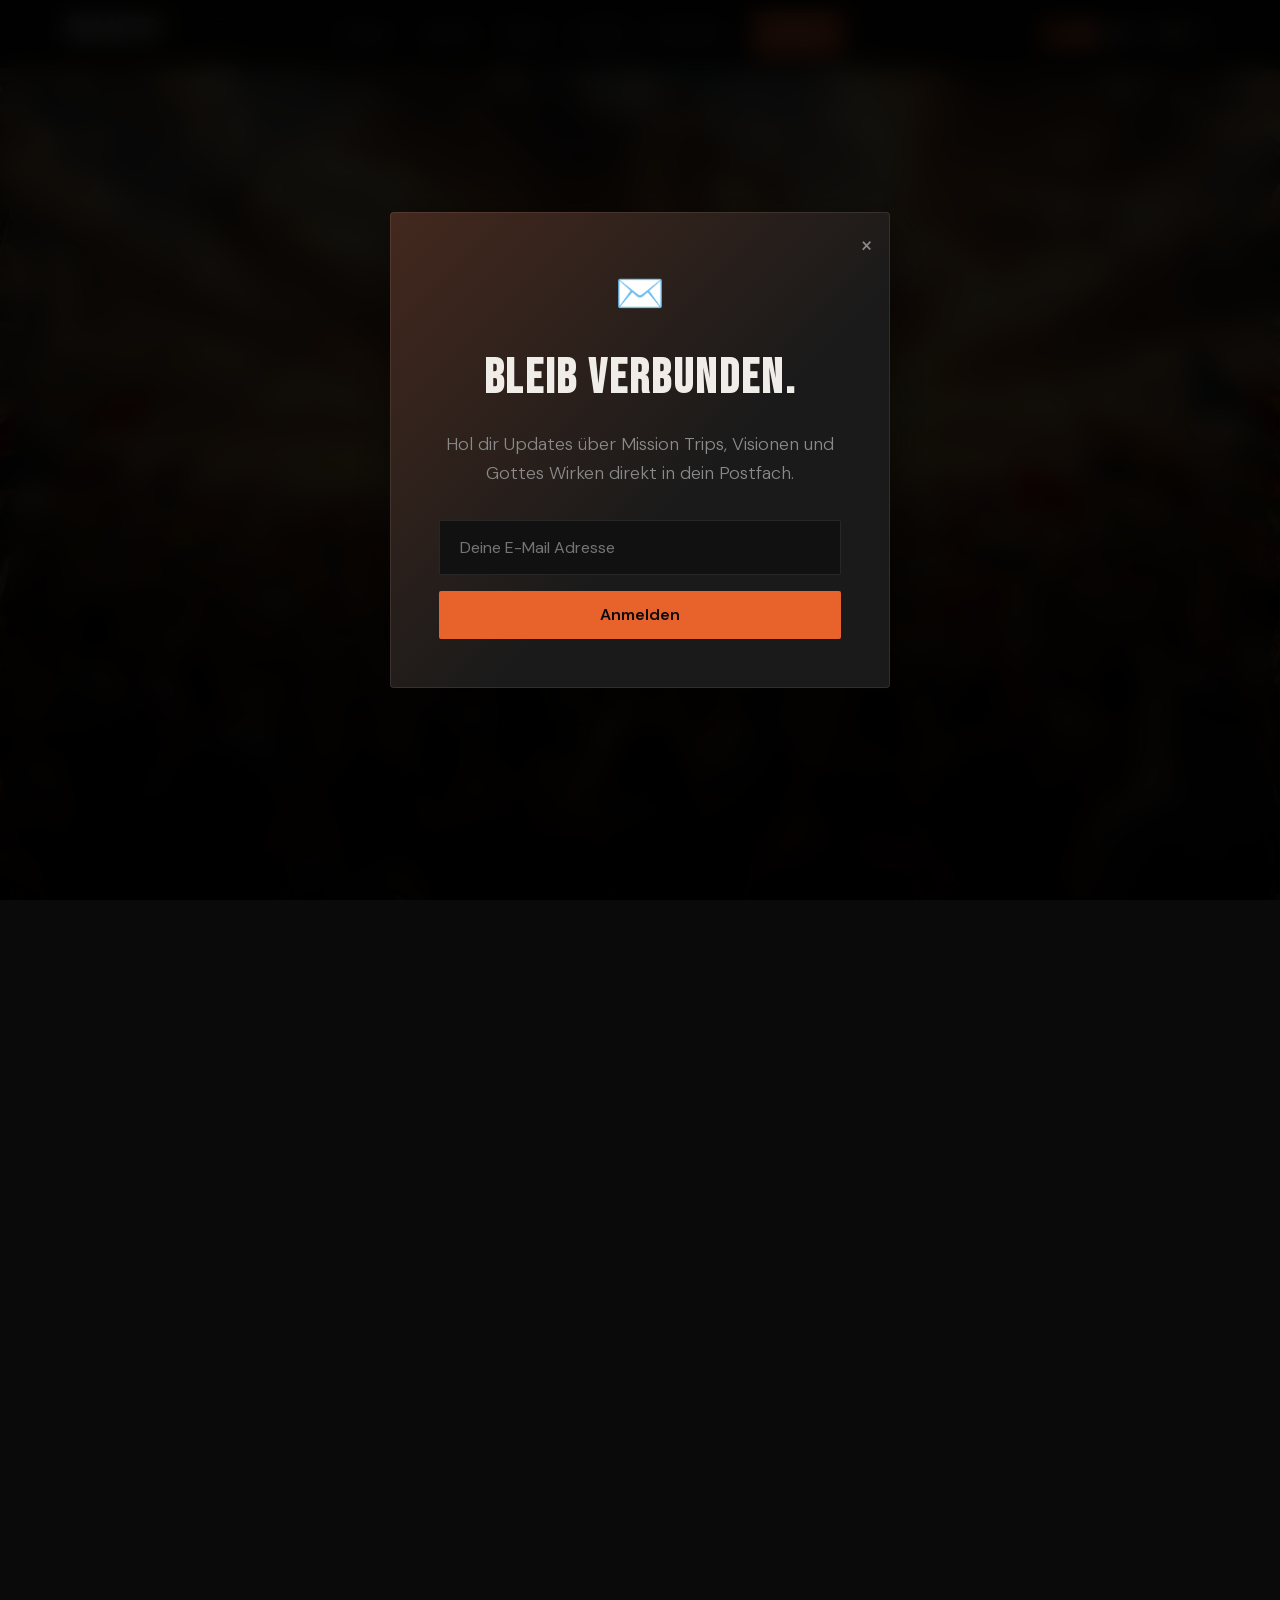
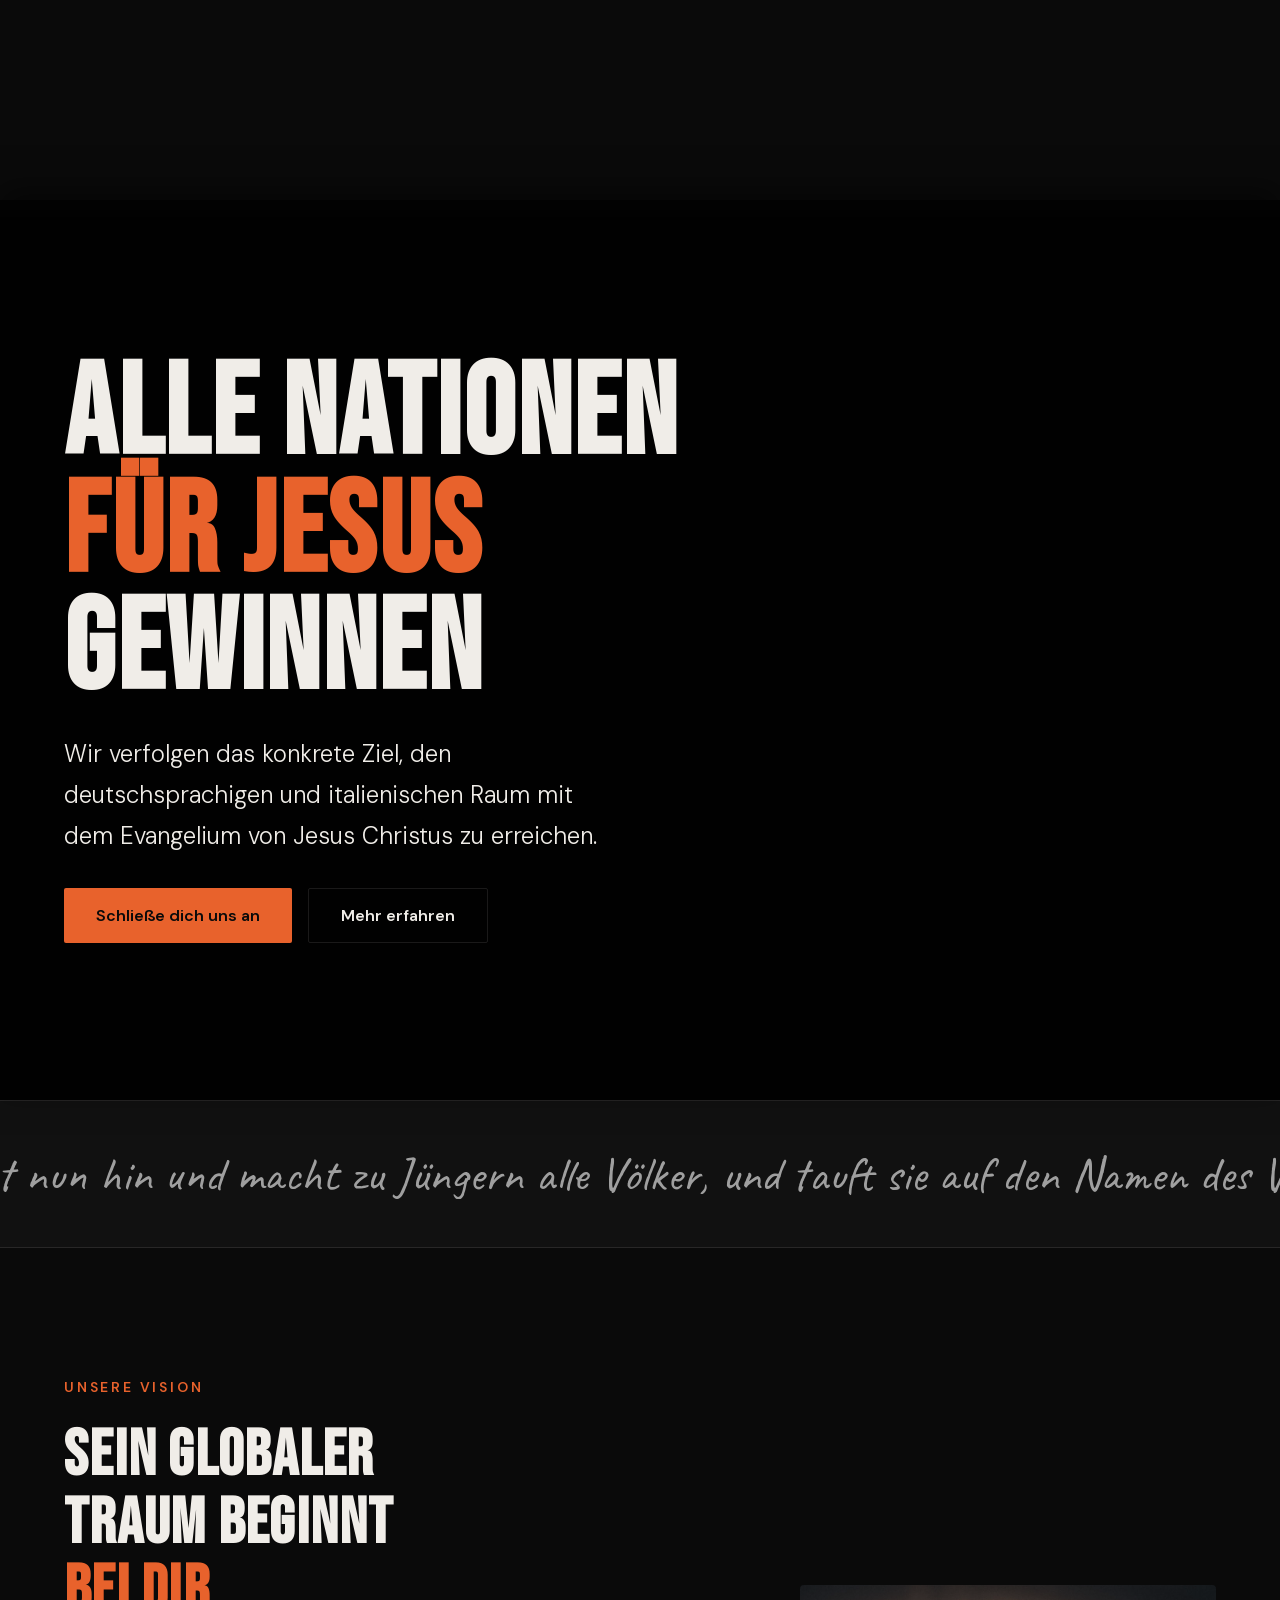
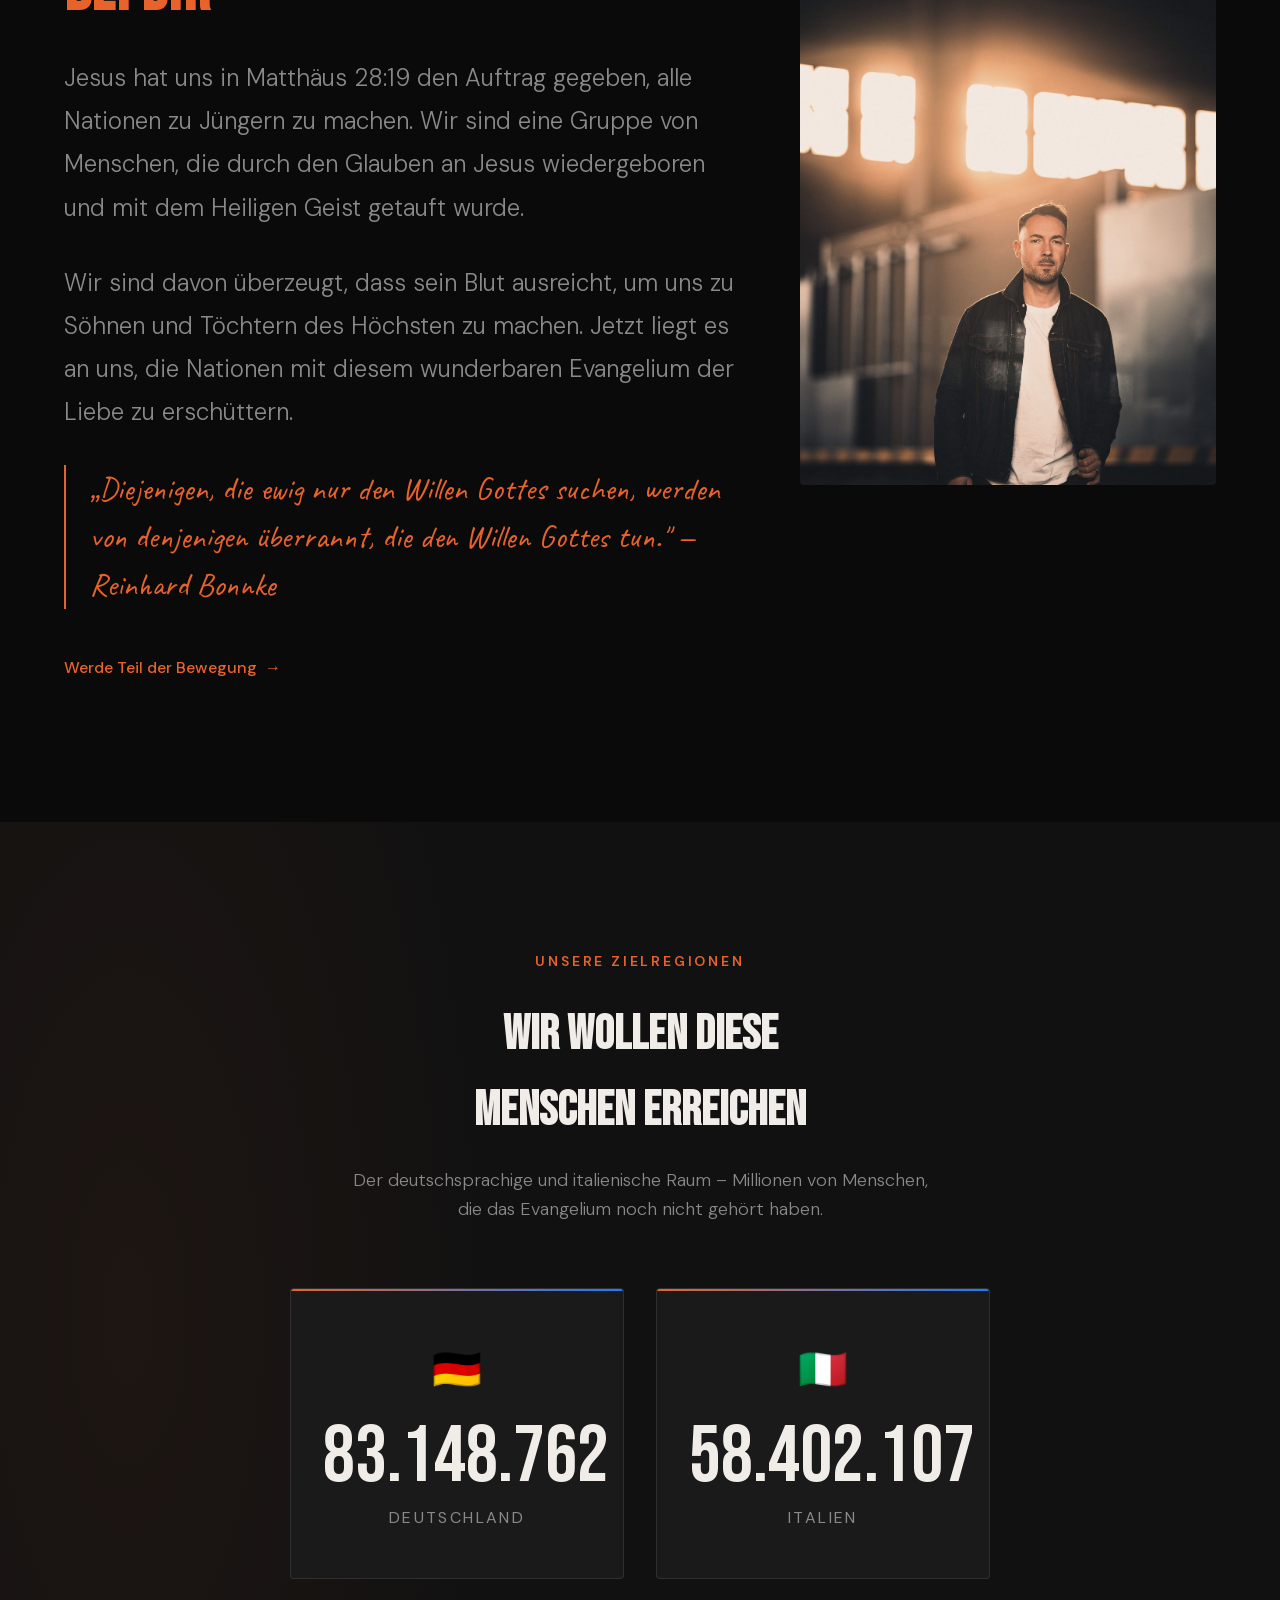
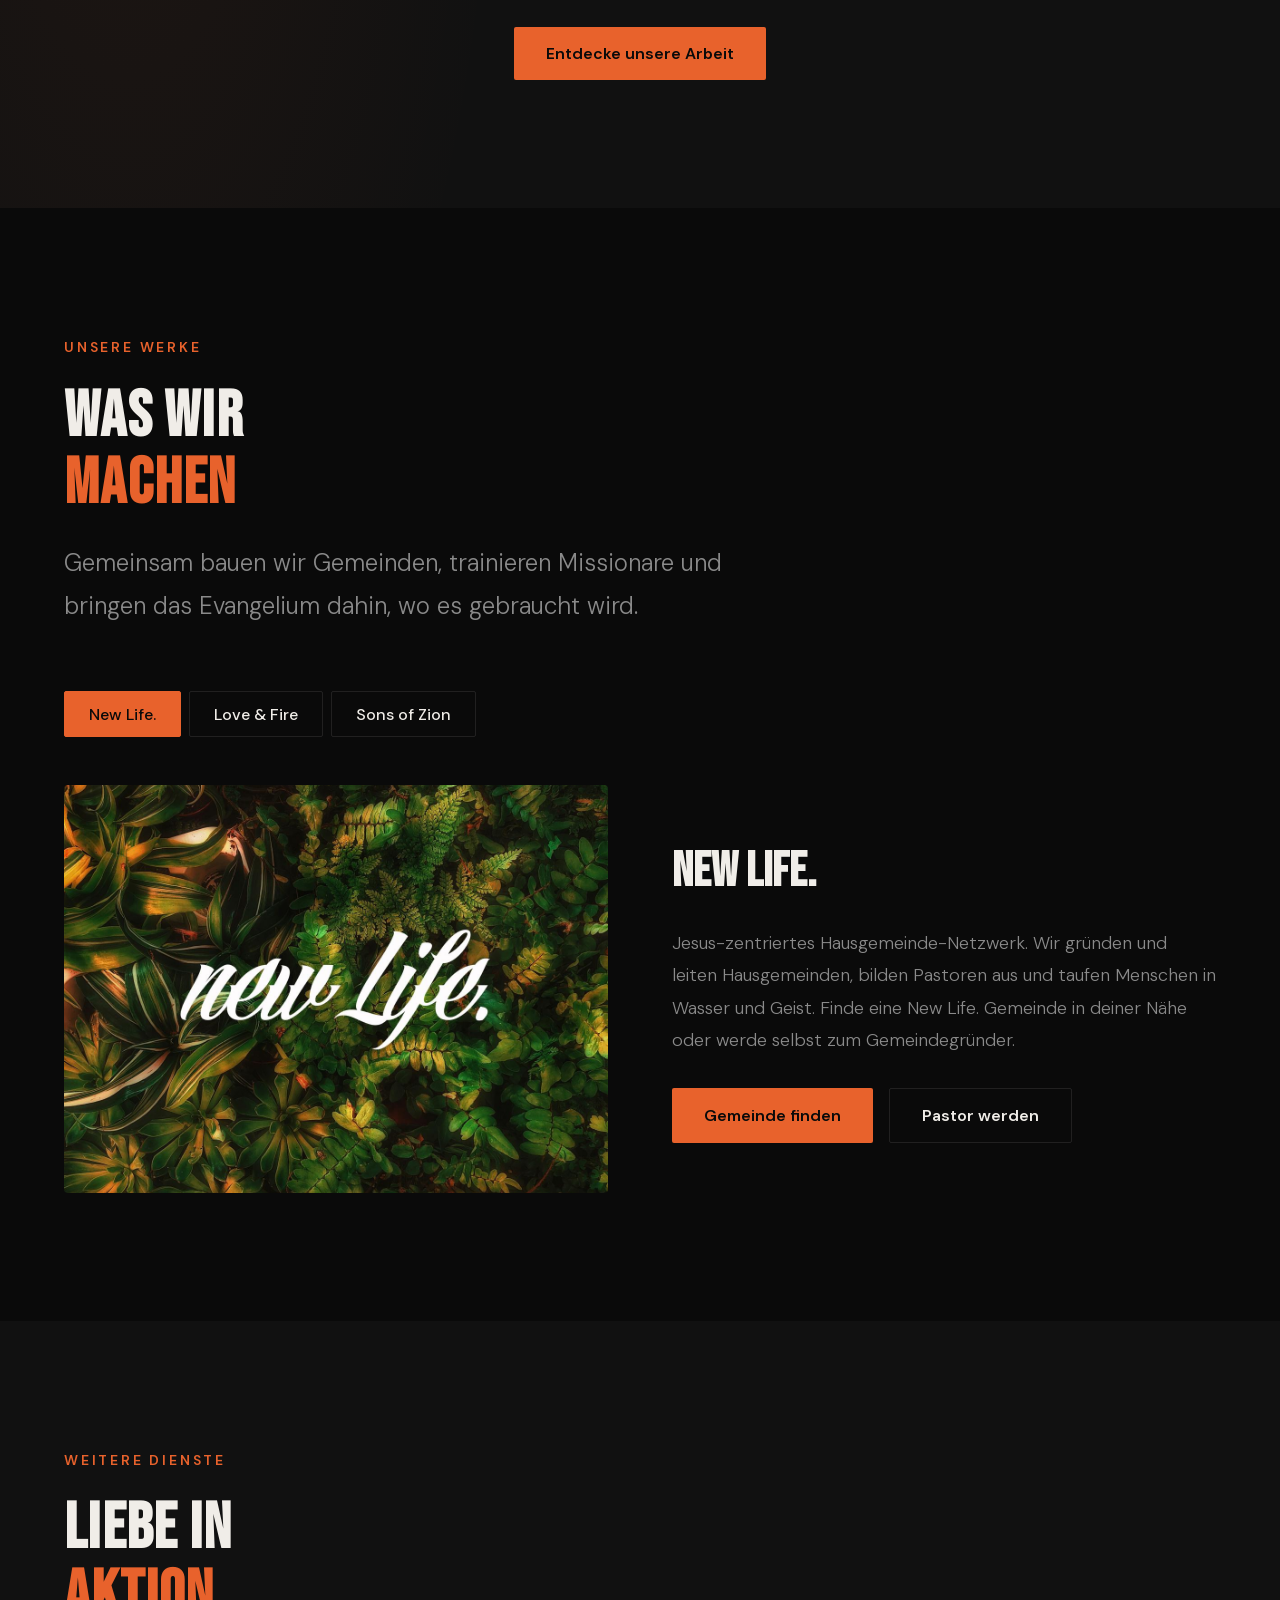
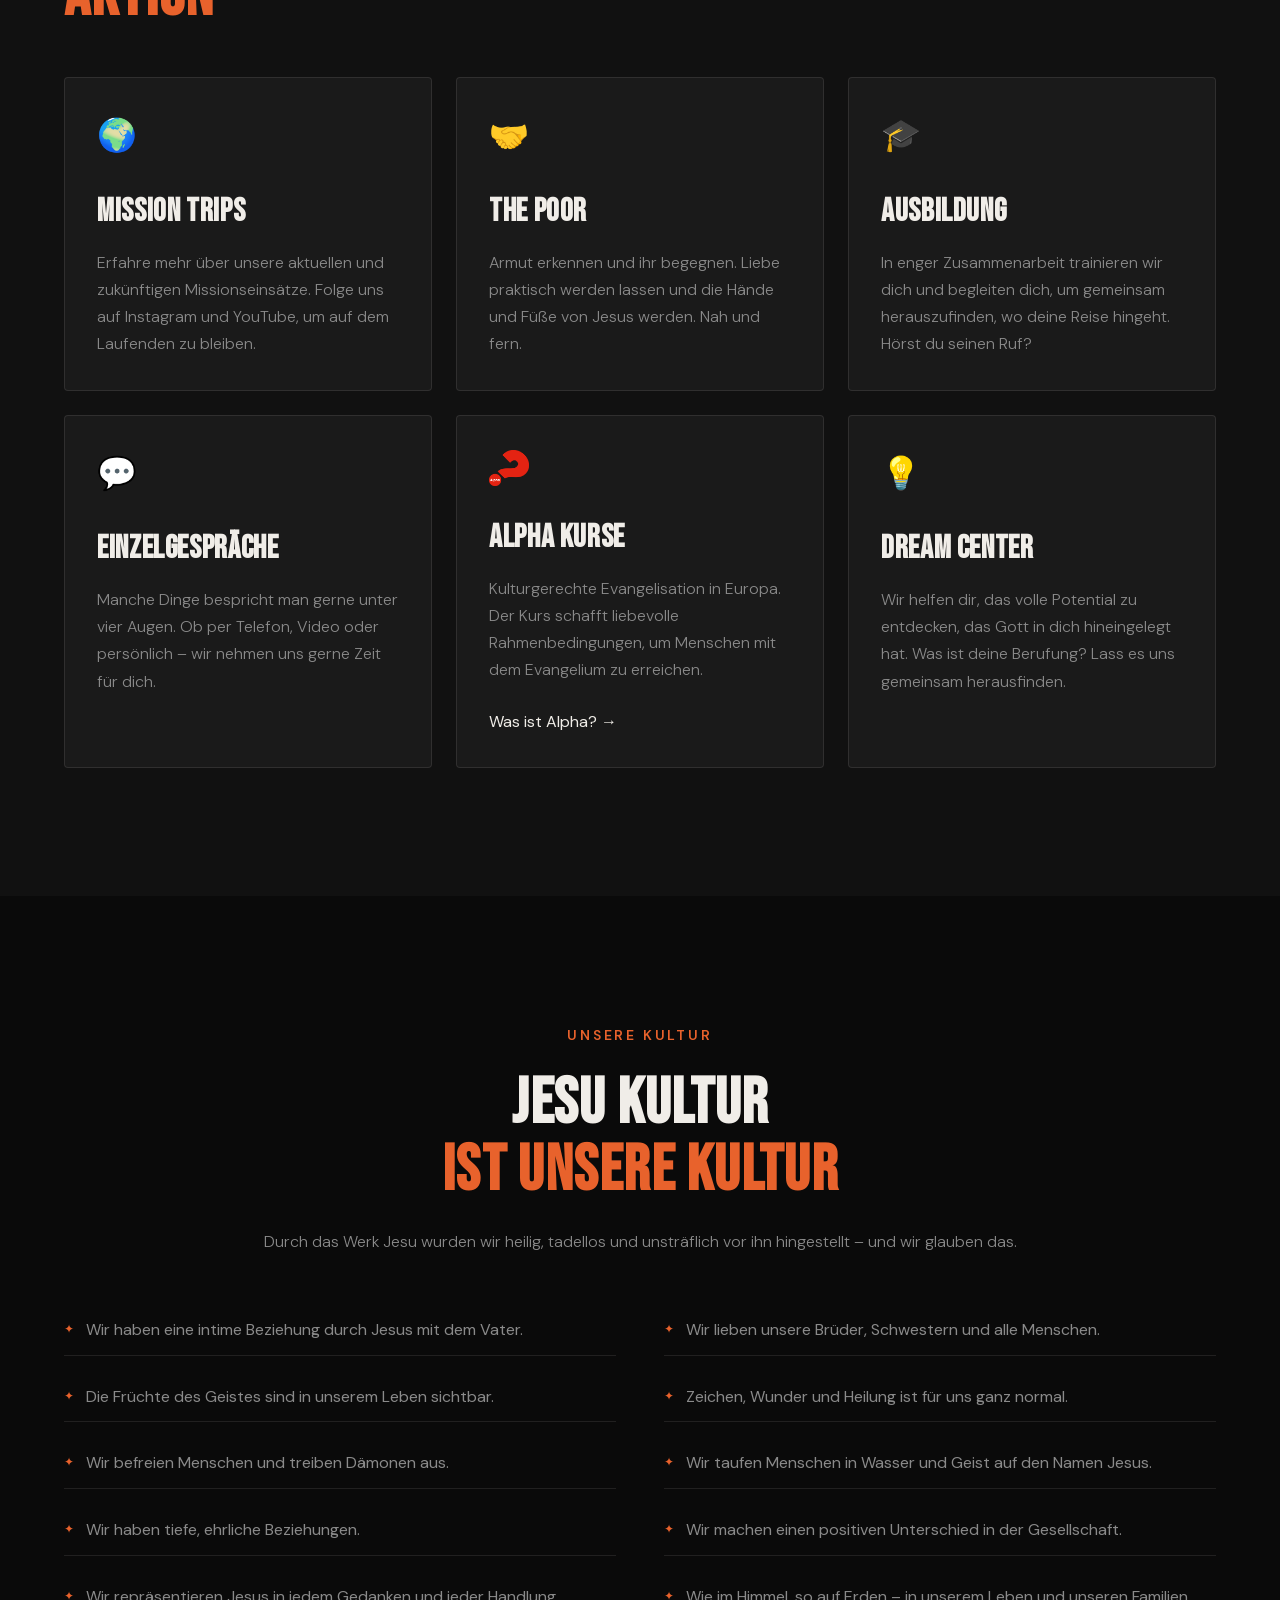
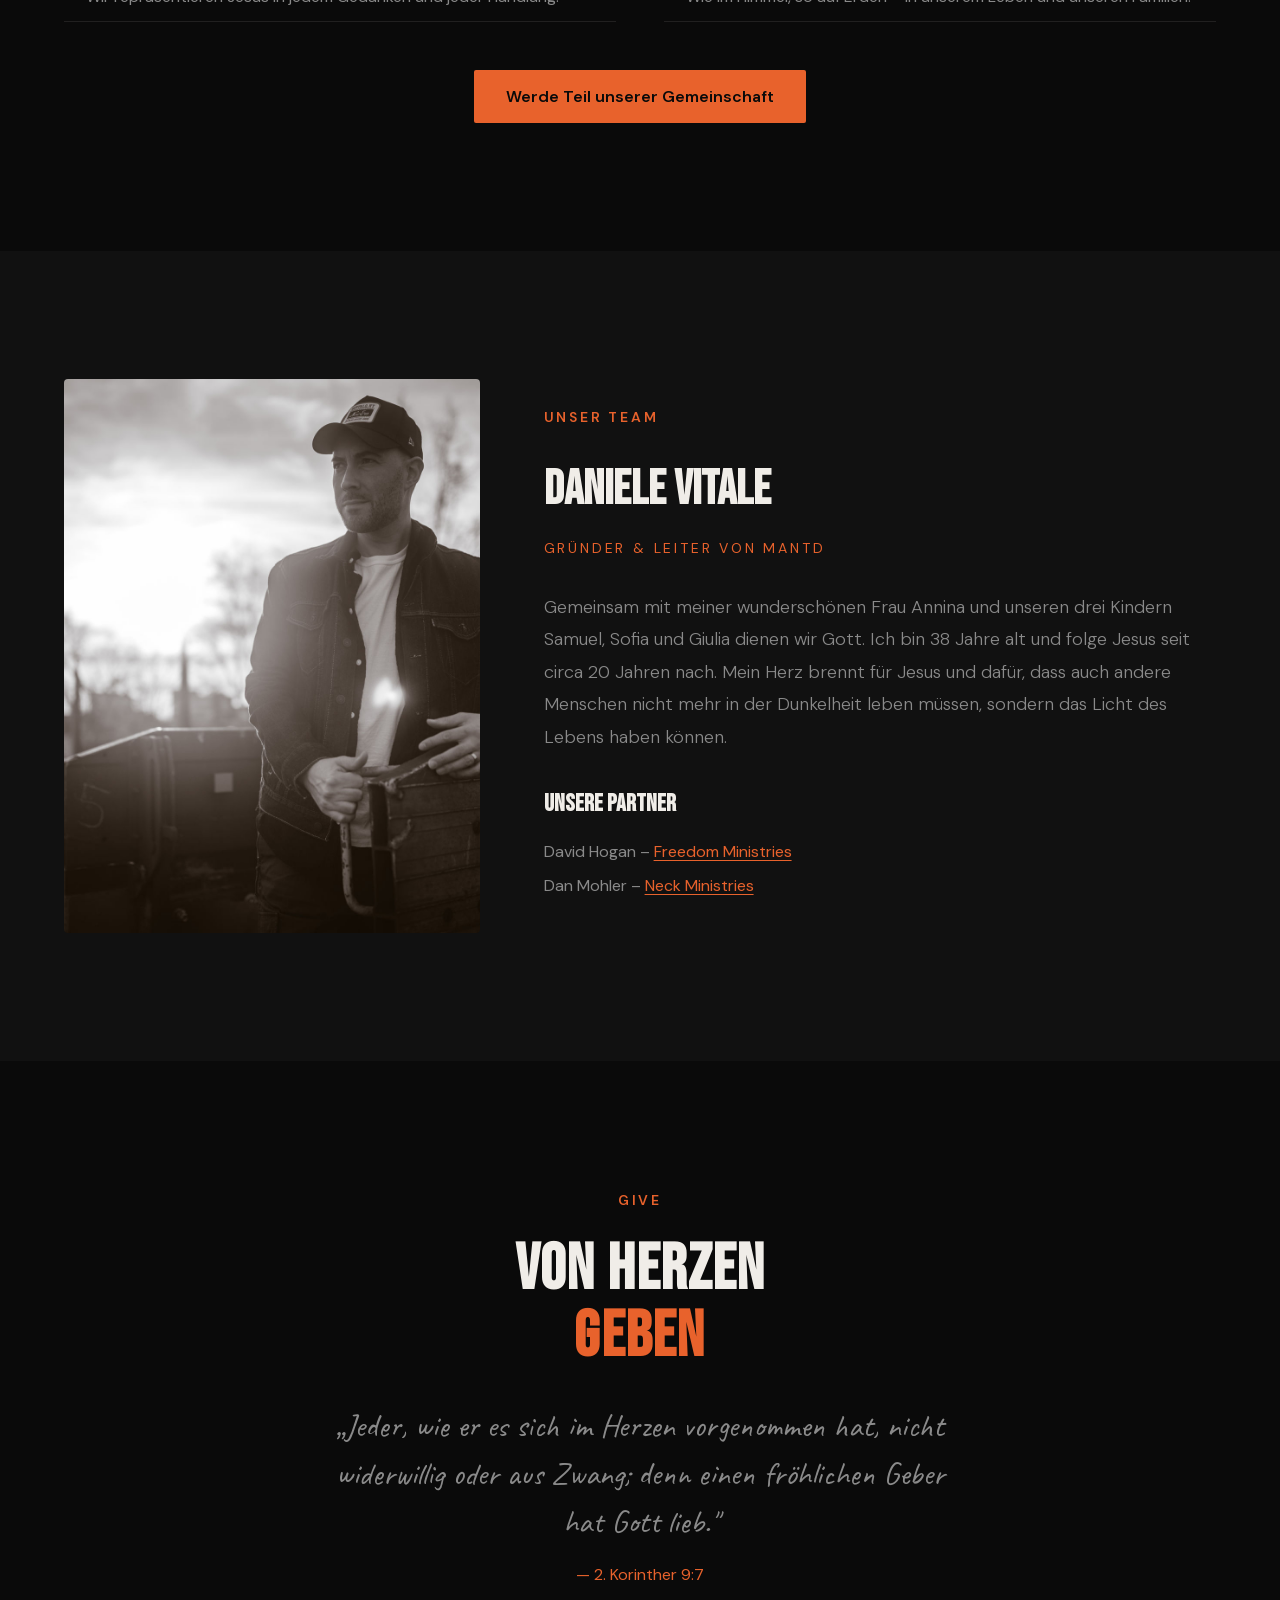
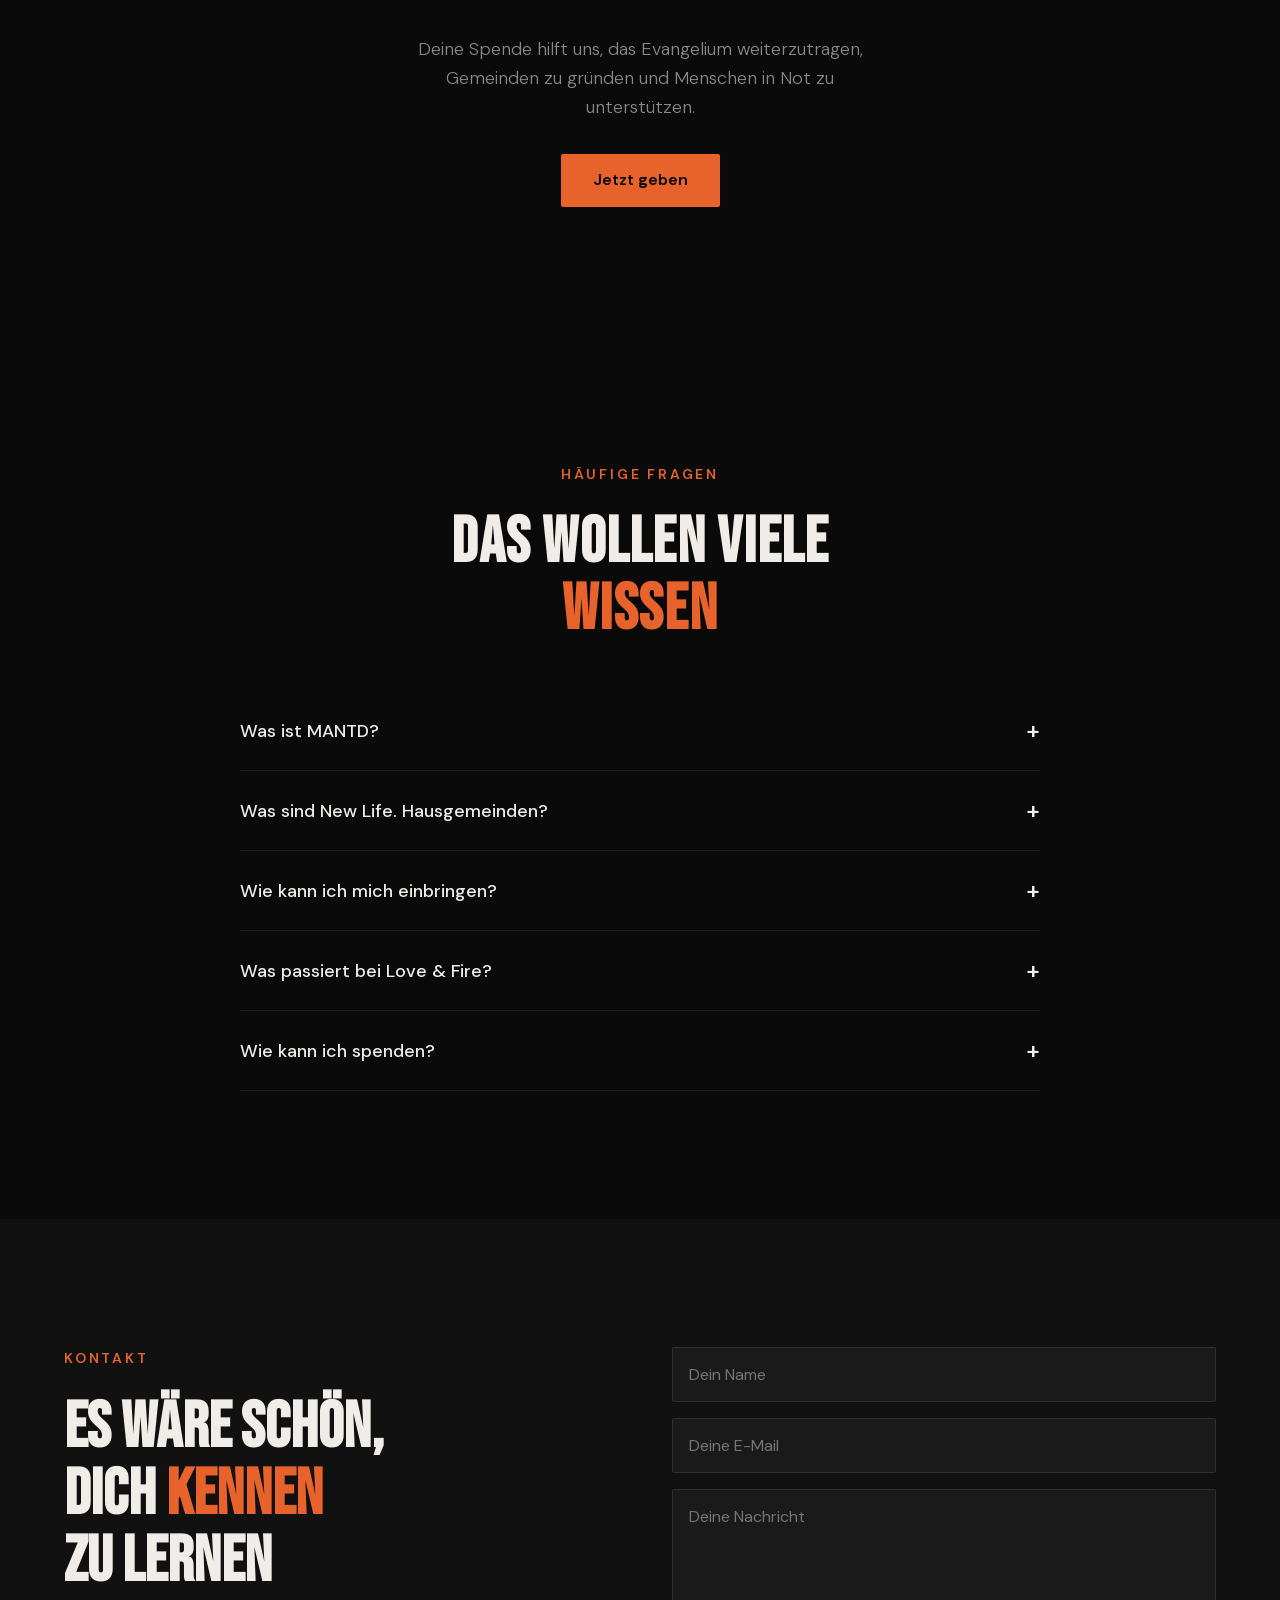
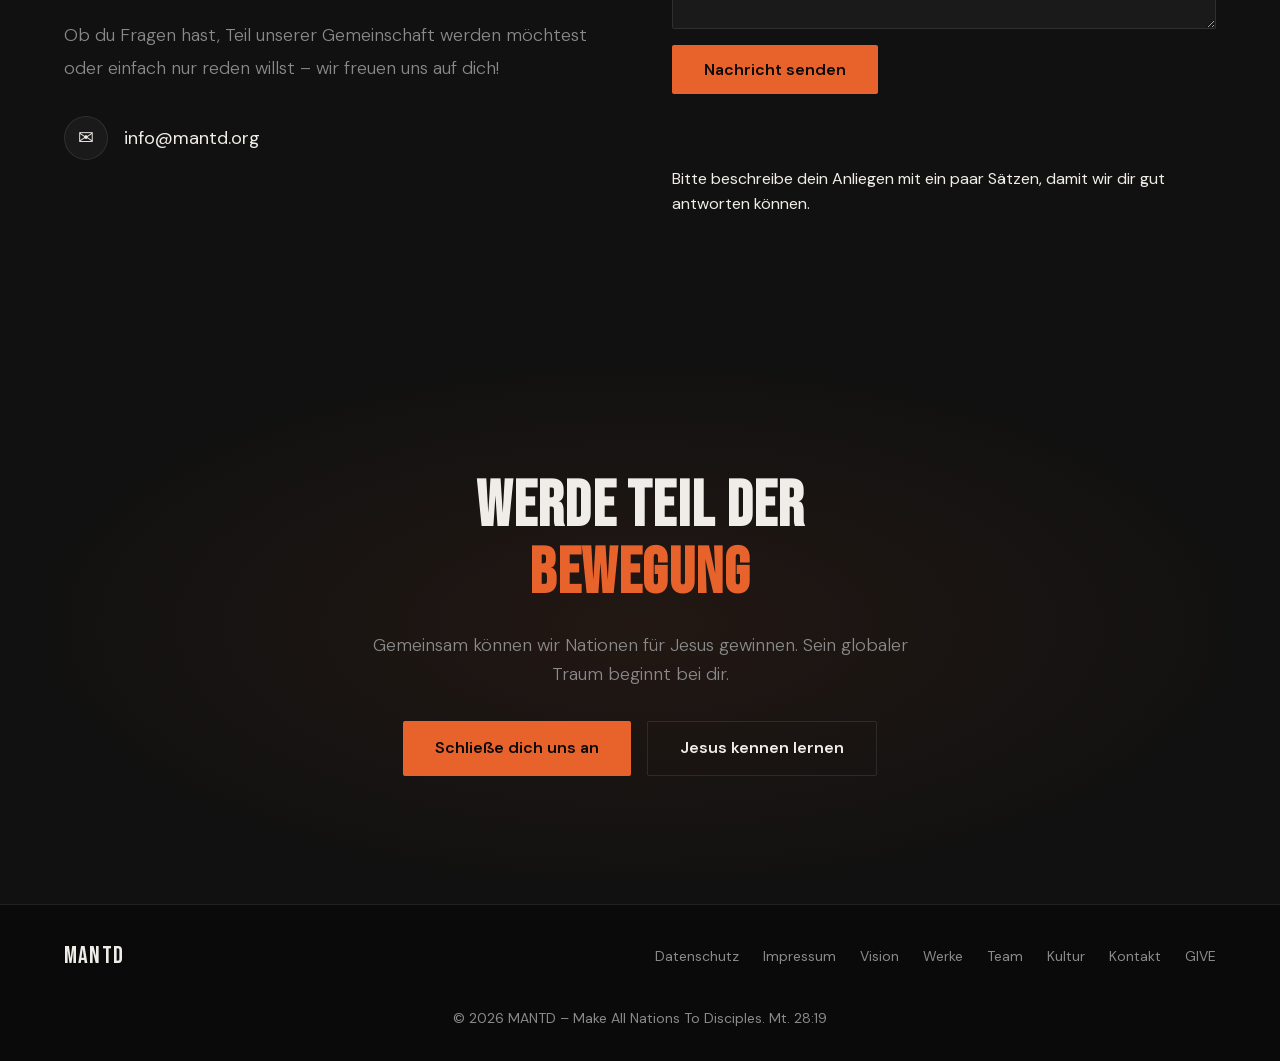
<file: index.html>
<!DOCTYPE html>
<html lang="de">

<head>
  <meta charset="UTF-8">
  <meta name="viewport" content="width=device-width, initial-scale=1.0">
  <title>MANTD | Make All Nations To Disciples</title>
  <meta name="description"
    content="MANTD – Alle Nationen für Jesus gewinnen. Gemeinnützige Organisation mit dem Ziel, Europa mit dem Evangelium von Jesus Christus zu erreichen.">
  <link rel="stylesheet" href="assets/fonts.css">
  <link rel="stylesheet" href="style.css">
  <script src="assets/js/gsap.min.js"></script>
  <script src="assets/js/ScrollTrigger.min.js"></script>
</head>

<body>

  <!-- ======= NAVIGATION ======= -->
  <nav class="nav" id="nav">
    <div class="container nav__inner">
      <a href="#" class="nav__logo">
        <img src="assets/images/mantd-logo-weiss.png" alt="MANTD Logo" class="nav__logo-img">
      </a>
      <ul class="nav__links">
        <li><a href="#vision" data-i18n="nav.vision">Vision</a></li>
        <li><a href="#werke" data-i18n="nav.werke">Werke</a></li>
        <li><a href="#team" data-i18n="nav.team">Team</a></li>
        <li><a href="#kultur" data-i18n="nav.kultur">Kultur</a></li>
        <li><a href="#kontakt" data-i18n="nav.kontakt">Kontakt</a></li>
        <li><a href="#give" class="nav__cta" data-i18n="nav.give">GIVE</a></li>
      </ul>

      <!-- ── Language Switcher ── -->
      <div class="lang-switcher" role="group" aria-label="Language switcher">
        <button class="lang-btn active" data-lang="de" aria-pressed="true" onclick="setLanguage('de')">
          <span class="lang-flag">🇩🇪</span><span class="lang-code">DE</span>
        </button>
        <button class="lang-btn" data-lang="en" aria-pressed="false" onclick="setLanguage('en')">
          <span class="lang-flag">🇬🇧</span><span class="lang-code">EN</span>
        </button>
        <button class="lang-btn" data-lang="it" aria-pressed="false" onclick="setLanguage('it')">
          <span class="lang-flag">🇮🇹</span><span class="lang-code">IT</span>
        </button>
      </div>

      <button class="nav__burger" id="burger" data-i18n-aria="nav.burger" aria-label="Menü öffnen">
        <span></span><span></span><span></span>
      </button>
    </div>
  </nav>

  <div class="mobile-menu" id="mobileMenu">
    <a href="#vision" onclick="closeMobile()" data-i18n="nav.vision">Vision</a>
    <a href="#werke" onclick="closeMobile()" data-i18n="nav.werke">Werke</a>
    <a href="#team" onclick="closeMobile()" data-i18n="nav.team">Team</a>
    <a href="#kultur" onclick="closeMobile()" data-i18n="nav.kultur">Kultur</a>
    <a href="#kontakt" onclick="closeMobile()" data-i18n="nav.kontakt">Kontakt</a>
    <a href="#give" onclick="closeMobile()" data-i18n="nav.give">GIVE</a>

    <!-- Mobile Language Switcher -->
    <div class="lang-switcher lang-switcher--mobile" role="group" aria-label="Language switcher">
      <button class="lang-btn active" data-lang="de" aria-pressed="true" onclick="setLanguage('de');closeMobile()">
        <span class="lang-flag">🇩🇪</span><span class="lang-code">DE</span>
      </button>
      <button class="lang-btn" data-lang="en" aria-pressed="false" onclick="setLanguage('en');closeMobile()">
        <span class="lang-flag">🇬🇧</span><span class="lang-code">EN</span>
      </button>
      <button class="lang-btn" data-lang="it" aria-pressed="false" onclick="setLanguage('it');closeMobile()">
        <span class="lang-flag">🇮🇹</span><span class="lang-code">IT</span>
      </button>
    </div>
  </div>

  <!-- ======= HERO ======= -->
  <section class="hero" id="hero">
    <div class="hero__bg">
      <img src="assets/images/hero-background.png" alt="MANTD – Fluid Art Background" loading="eager">
    </div>
    <div class="hero__overlay"></div>
    <div class="hero__center-logo">
      <img src="assets/images/mantd-logo-weiss.png" alt="MANTD" class="hero__big-logo">
    </div>
    <div class="scroll-indicator">
      <span data-i18n="hero.scroll">Scroll</span>
      <div class="scroll-indicator__line"></div>
    </div>
  </section>

  <!-- ======= HERO CONTENT SECTION ======= -->
  <section class="hero-content-section">
    <div class="hcs__bg"></div>
    <div class="hcs__overlay"></div>
    <div class="container hcs__content">
      <h1 class="hero__title">
        <span data-i18n="hero.title.line1">Alle Nationen</span><br>
        <span class="accent" data-i18n="hero.title.accent">für Jesus</span><br>
        <span data-i18n="hero.title.line2">gewinnen</span>
      </h1>
      <p class="hero__subtitle" data-i18n="hero.subtitle">Wir verfolgen das konkrete Ziel, den deutschsprachigen und
        italienischen Raum mit dem
        Evangelium von Jesus Christus zu erreichen.</p>
      <div class="hero__ctas">
        <a href="#kontakt" class="btn btn--primary" data-i18n="hero.cta.join">Schließe dich uns an</a>
        <a href="#vision" class="btn btn--outline" data-i18n="hero.cta.more">Mehr erfahren</a>
      </div>
    </div>
  </section>

  <!-- ======= TICKER ======= -->
  <section class="ticker">
    <div style="overflow:hidden;">
      <div class="ticker__track" id="ticker">
        <div class="ticker__item ticker__item--scripture" data-i18n="ticker.text">Mt 28:19 So geht nun hin und macht zu
          Jüngern alle Völker, und tauft sie auf den Namen des Vaters und des Sohnes und des Heiligen Geistes!</div>
        <div class="ticker__item ticker__item--scripture" data-i18n="ticker.text">Mt 28:19 So geht nun hin und macht zu
          Jüngern alle Völker, und tauft sie auf den Namen des Vaters und des Sohnes und des Heiligen Geistes!</div>
        <div class="ticker__item ticker__item--scripture" data-i18n="ticker.text">Mt 28:19 So geht nun hin und macht zu
          Jüngern alle Völker, und tauft sie auf den Namen des Vaters und des Sohnes und des Heiligen Geistes!</div>
        <div class="ticker__item ticker__item--scripture" data-i18n="ticker.text">Mt 28:19 So geht nun hin und macht zu
          Jüngern alle Völker, und tauft sie auf den Namen des Vaters und des Sohnes und des Heiligen Geistes!</div>
      </div>
    </div>
  </section>

  <!-- ======= VISION ======= -->
  <section class="vision" id="vision">
    <div class="container">
      <div class="vision__grid">
        <div class="vision__text reveal">
          <div class="section-label" data-i18n="vision.label">Unsere Vision</div>
          <h2 class="section-heading" style="margin-bottom:var(--space-8);">
            <span data-i18n="vision.heading1">Sein globaler</span><br>
            <span data-i18n="vision.heading2">Traum beginnt</span><br>
            <span style="color:var(--color-accent);" data-i18n="vision.heading3">bei dir</span>
          </h2>
          <p data-i18n="vision.p1">Jesus hat uns in Matthäus 28:19 den Auftrag gegeben, alle Nationen zu Jüngern zu
            machen. Wir sind eine
            Gruppe von Menschen, die durch den Glauben an Jesus wiedergeboren und mit dem Heiligen Geist getauft wurde.
          </p>
          <p data-i18n="vision.p2">Wir sind davon überzeugt, dass sein Blut ausreicht, um uns zu Söhnen und Töchtern des
            Höchsten zu machen.
            Jetzt liegt es an uns, die Nationen mit diesem wunderbaren Evangelium der Liebe zu erschüttern.</p>
          <div class="vision__quote" data-i18n="vision.quote">
            „Diejenigen, die ewig nur den Willen Gottes suchen, werden von denjenigen überrannt, die den Willen Gottes
            tun."
            <br>- Reinhard Bonnke
          </div>
          <a href="#kontakt" class="btn btn--ghost"><span data-i18n="vision.cta">Werde Teil der Bewegung</span> <span
              class="arrow">→</span></a>
        </div>
        <div class="vision__image reveal">
          <img src="assets/images/daniele-vitale-gruender.jpg" data-i18n-alt="vision.img.alt"
            alt="Daniele Vitale – Gründer MANTD" loading="lazy">
        </div>
      </div>
    </div>
  </section>

  <!-- ======= COUNTER ======= -->
  <section class="counter" id="counter">
    <div class="container">
      <div class="section-label" style="text-align:center;" data-i18n="counter.label">Unsere Zielregionen</div>
      <h2 class="counter__heading reveal">
        <span data-i18n="counter.heading1">Wir wollen diese</span><br>
        <span data-i18n="counter.heading2">Menschen erreichen</span>
      </h2>
      <p class="counter__sub reveal" data-i18n="counter.sub">Der deutschsprachige und italienische Raum – Millionen von
        Menschen, die das
        Evangelium noch nicht gehört haben.</p>
      <div class="counter__grid reveal">
        <div class="counter__card">
          <div class="counter__flag">🇩🇪</div>
          <div class="counter__number" data-target="84000000">0</div>
          <div class="counter__label" data-i18n="counter.germany">Deutschland</div>
        </div>
        <div class="counter__card">
          <div class="counter__flag">🇮🇹</div>
          <div class="counter__number" data-target="59000000">0</div>
          <div class="counter__label" data-i18n="counter.italy">Italien</div>
        </div>
      </div>
      <a href="#werke" class="btn btn--primary" data-i18n="counter.cta">Entdecke unsere Arbeit</a>
    </div>
  </section>

  <!-- ======= WERKE ======= -->
  <section class="werke" id="werke">
    <div class="container">
      <div class="werke__intro reveal">
        <div class="section-label" data-i18n="werke.label">Unsere Werke</div>
        <h2 class="section-heading" style="margin-bottom:var(--space-6);">
          <span data-i18n="werke.heading">Was wir</span><br>
          <span style="color:var(--color-accent);" data-i18n="werke.heading.accent">machen</span>
        </h2>
        <p data-i18n="werke.intro">Gemeinsam bauen wir Gemeinden, trainieren Missionare und bringen das Evangelium
          dahin, wo es gebraucht wird.</p>
      </div>

      <div class="werke__tabs reveal">
        <button class="werke__tab active" data-panel="newlife" data-i18n="werke.tab.newlife">New Life.</button>
        <button class="werke__tab" data-panel="lovefire" data-i18n="werke.tab.lovefire">Love &amp; Fire</button>
        <button class="werke__tab" data-panel="sons" data-i18n="werke.tab.sons">Sons of Zion</button>
      </div>

      <!-- New Life Panel -->
      <div class="werke__panel active" id="panel-newlife">
        <div class="werke__card">
          <div class="werke__card-image">
            <img src="assets/images/newlife-gemeinde.jpg" data-i18n-alt="newlife.img.alt" alt="New Life. Logo"
              loading="lazy">
          </div>
          <div>
            <h3 class="werke__card-title">New Life.</h3>
            <p class="werke__card-desc" data-i18n="newlife.desc">Jesus-zentriertes Hausgemeinde-Netzwerk. Wir gründen
              und leiten Hausgemeinden,
              bilden Pastoren aus und taufen Menschen in Wasser und Geist. Finde eine New Life. Gemeinde in deiner Nähe
              oder werde selbst zum Gemeindegründer.</p>
            <div style="display:flex;gap:var(--space-4);flex-wrap:wrap;">
              <a href="https://www.newlife-international.org" target="_blank" rel="noopener" class="btn btn--primary"
                data-i18n="newlife.cta1">Gemeinde finden</a>
              <a href="https://www.sonsofzion.org" target="_blank" rel="noopener" class="btn btn--outline"
                data-i18n="newlife.cta2">Pastor werden</a>
            </div>
          </div>
        </div>
      </div>

      <!-- Love & Fire Panel -->
      <div class="werke__panel" id="panel-lovefire">
        <div class="werke__card">
          <div class="werke__card-image">
            <img src="assets/images/loveandfire-logo.png" data-i18n-alt="lovefire.img.alt" alt="Love &amp; Fire Logo"
              style="object-fit:contain;background:#fff;" loading="lazy">
          </div>
          <div>
            <h3 class="werke__card-title">Love &amp; Fire</h3>
            <p class="werke__card-desc" data-i18n="lovefire.desc">Ein 2-Tages-Seminar, bei dem wir tief in Gottes Liebe
              eintauchen. Eine Mischung
              aus Teachings und Straßeneinsätzen – Kranke heilen, für Menschen beten und das Evangelium predigen. Es
              geht nicht um ein Event, sondern um einen Lebensstil.</p>
            <div style="display:flex;gap:var(--space-4);flex-wrap:wrap;">
              <a href="https://www.love-and-fire.org" target="_blank" rel="noopener" class="btn btn--primary"
                data-i18n="lovefire.cta1">Zum nächsten Event</a>
              <a href="https://www.love-and-fire.org" target="_blank" rel="noopener" class="btn btn--outline"
                data-i18n="lovefire.cta2">Event buchen</a>
            </div>
          </div>
        </div>
      </div>

      <!-- Sons of Zion Panel -->
      <div class="werke__panel" id="panel-sons">
        <div class="werke__card">
          <div class="werke__card-image">
            <img src="assets/images/sonsofzion-logo.jpg" data-i18n-alt="sons.img.alt" alt="Sons of Zion Logo"
              style="object-fit:contain;background:#000;padding:10px;" loading="lazy">
          </div>
          <div>
            <h3 class="werke__card-title">Sons of Zion</h3>
            <p class="werke__card-desc" data-i18n="sons.desc">Das Herz von Sons of Zion: Männer und Frauen in ihrer
              Identität in Christus
              stärken, gewurzelt und gegründet in der Liebe Gottes. Fest in der Wahrheit stehen, nicht durch Gefühle
              geformt. Seminare lokal und online.</p>
            <div style="display:flex;gap:var(--space-4);flex-wrap:wrap;">
              <a href="https://www.sonsofzion.org" target="_blank" rel="noopener" class="btn btn--primary"
                data-i18n="sons.cta1">Nächstes Seminar</a>
              <a href="https://www.sonsofzion.org" target="_blank" rel="noopener" class="btn btn--outline"
                data-i18n="sons.cta2">Online teilnehmen</a>
            </div>
          </div>
        </div>
      </div>
    </div>
  </section>

  <!-- ======= FEATURES GRID ======= -->
  <section class="features" id="features">
    <div class="container">
      <div class="section-label reveal" data-i18n="features.label">Weitere Dienste</div>
      <h2 class="section-heading reveal" style="max-width:600px;margin-bottom:0;">
        <span data-i18n="features.heading">Liebe in</span><br>
        <span style="color:var(--color-accent);" data-i18n="features.heading.accent">Aktion</span>
      </h2>
      <div class="features__grid">
        <div class="feature-card reveal">
          <span class="feature-card__icon">🌍</span>
          <h3 class="feature-card__title" data-i18n="feature.missions.title">Mission Trips</h3>
          <p class="feature-card__desc" data-i18n="feature.missions.desc">Erfahre mehr über unsere aktuellen und
            zukünftigen Missionseinsätze. Folge uns
            auf Instagram und YouTube, um auf dem Laufenden zu bleiben.</p>
        </div>
        <div class="feature-card reveal">
          <span class="feature-card__icon">🤝</span>
          <h3 class="feature-card__title" data-i18n="feature.poor.title">The Poor</h3>
          <p class="feature-card__desc" data-i18n="feature.poor.desc">Armut erkennen und ihr begegnen. Liebe praktisch
            werden lassen und die Hände und
            Füße von Jesus werden. Nah und fern.</p>
        </div>
        <div class="feature-card reveal">
          <span class="feature-card__icon">🎓</span>
          <h3 class="feature-card__title" data-i18n="feature.training.title">Ausbildung</h3>
          <p class="feature-card__desc" data-i18n="feature.training.desc">In enger Zusammenarbeit trainieren wir dich
            und begleiten dich, um gemeinsam
            herauszufinden, wo deine Reise hingeht. Hörst du seinen Ruf?</p>
        </div>
        <div class="feature-card reveal">
          <span class="feature-card__icon">💬</span>
          <h3 class="feature-card__title" data-i18n="feature.talk.title">Einzelgespräche</h3>
          <p class="feature-card__desc" data-i18n="feature.talk.desc">Manche Dinge bespricht man gerne unter vier Augen.
            Ob per Telefon, Video oder
            persönlich – wir nehmen uns gerne Zeit für dich.</p>
        </div>
        <div class="feature-card reveal">
          <img src="assets/images/alpha-logo.png" data-i18n-alt="feature.alpha.img.alt" alt="Alpha Kurse Logo"
            class="feature-card__icon feature-card__icon--img" loading="lazy">
          <h3 class="feature-card__title" data-i18n="feature.alpha.title">Alpha Kurse</h3>
          <p class="feature-card__desc" data-i18n="feature.alpha.desc">Kulturgerechte Evangelisation in Europa. Der Kurs
            schafft liebevolle
            Rahmenbedingungen, um Menschen mit dem Evangelium zu erreichen.</p>
          <br>
          <a href="https://alpha.org/" target="_blank" rel="noopener" class="feature-card__link"
            data-i18n="feature.alpha.link">Was ist Alpha? →</a>
        </div>
        <div class="feature-card reveal">
          <span class="feature-card__icon">💡</span>
          <h3 class="feature-card__title" data-i18n="feature.dream.title">Dream Center</h3>
          <p class="feature-card__desc" data-i18n="feature.dream.desc">Wir helfen dir, das volle Potential zu entdecken,
            das Gott in dich hineingelegt
            hat. Was ist deine Berufung? Lass es uns gemeinsam herausfinden.</p>
        </div>
      </div>
    </div>
  </section>

  <!-- ======= KULTUR ======= -->
  <section class="kultur" id="kultur">
    <div class="container">
      <div class="kultur__content">
        <div class="section-label reveal" data-i18n="kultur.label">Unsere Kultur</div>
        <h2 class="section-heading reveal" style="margin-bottom:var(--space-6);">
          <span data-i18n="kultur.heading1">Jesu Kultur</span><br>
          <span style="color:var(--color-accent);" data-i18n="kultur.heading2">ist unsere Kultur</span>
        </h2>
        <p class="reveal" style="color:var(--color-muted);font-weight:300;line-height:1.8;" data-i18n="kultur.intro">
          Durch das Werk Jesu wurden
          wir heilig, tadellos und unsträflich vor ihn hingestellt – und wir glauben das.</p>
      </div>
      <div class="kultur__list">
        <div class="kultur__item reveal" data-i18n="kultur.item1">Wir haben eine intime Beziehung durch Jesus mit dem
          Vater.</div>
        <div class="kultur__item reveal" data-i18n="kultur.item2">Wir lieben unsere Brüder, Schwestern und alle
          Menschen.</div>
        <div class="kultur__item reveal" data-i18n="kultur.item3">Die Früchte des Geistes sind in unserem Leben
          sichtbar.</div>
        <div class="kultur__item reveal" data-i18n="kultur.item4">Zeichen, Wunder und Heilung ist für uns ganz normal.
        </div>
        <div class="kultur__item reveal" data-i18n="kultur.item5">Wir befreien Menschen und treiben Dämonen aus.</div>
        <div class="kultur__item reveal" data-i18n="kultur.item6">Wir taufen Menschen in Wasser und Geist auf den Namen
          Jesus.</div>
        <div class="kultur__item reveal" data-i18n="kultur.item7">Wir haben tiefe, ehrliche Beziehungen.</div>
        <div class="kultur__item reveal" data-i18n="kultur.item8">Wir machen einen positiven Unterschied in der
          Gesellschaft.</div>
        <div class="kultur__item reveal" data-i18n="kultur.item9">Wir repräsentieren Jesus in jedem Gedanken und jeder
          Handlung.</div>
        <div class="kultur__item reveal" data-i18n="kultur.item10">Wie im Himmel, so auf Erden – in unserem Leben und
          unseren Familien.</div>
      </div>
      <div style="text-align:center;" class="reveal">
        <a href="#kontakt" class="btn btn--primary" data-i18n="kultur.cta">Werde Teil unserer Gemeinschaft</a>
      </div>
    </div>
  </section>

  <!-- ======= TEAM ======= -->
  <section class="team" id="team">
    <div class="container">
      <div class="team__grid">
        <div class="team__image reveal">
          <img src="assets/images/daniele-vitale-team.jpg" data-i18n-alt="team.img.alt" alt="Daniele Vitale"
            loading="lazy">
        </div>
        <div class="reveal">
          <div class="section-label" data-i18n="team.label">Unser Team</div>
          <h2 class="team__name">Daniele Vitale</h2>
          <div class="team__role" data-i18n="team.role">Gründer &amp; Leiter von MANTD</div>
          <p class="team__bio" data-i18n="team.bio">Gemeinsam mit meiner wunderschönen Frau Annina und unseren drei
            Kindern Samuel, Sofia und
            Giulia dienen wir Gott. Ich bin 38 Jahre alt und folge Jesus seit circa 20 Jahren
            nach. Mein Herz brennt für Jesus und dafür, dass auch andere Menschen nicht mehr in der Dunkelheit leben
            müssen, sondern das Licht des Lebens haben können.</p>
          <h3 class="team__partners-title" data-i18n="team.partners">Unsere Partner</h3>
          <div class="team__partner">David Hogan – <a href="http://freedom-ministries.us/" target="_blank"
              rel="noopener">Freedom Ministries</a></div>
          <div class="team__partner">Dan Mohler – <a href="http://neckministries.com/" target="_blank"
              rel="noopener">Neck Ministries</a></div>
        </div>
      </div>
    </div>
  </section>

  <!-- ======= GIVE ======= -->
  <section class="give" id="give">
    <div class="container">
      <div class="section-label reveal" data-i18n="give.label">Give</div>
      <h2 class="section-heading reveal" style="margin-bottom:var(--space-8);">
        <span data-i18n="give.heading1">Von Herzen</span><br>
        <span style="color:var(--color-accent);" data-i18n="give.heading2">geben</span>
      </h2>
      <p class="give__quote reveal" data-i18n="give.quote">„Jeder, wie er es sich im Herzen vorgenommen hat, nicht
        widerwillig oder aus Zwang;
        denn einen fröhlichen Geber hat Gott lieb."</p>
      <p class="give__ref reveal" data-i18n="give.ref">— 2. Korinther 9:7</p>
      <p class="give__desc reveal" data-i18n="give.desc">Deine Spende hilft uns, das Evangelium weiterzutragen,
        Gemeinden zu gründen und
        Menschen in Not zu unterstützen.</p>
      <a href="https://pay.raisenow.io/mcqdv" target="_blank" rel="noopener" class="btn btn--primary reveal"
        data-i18n="give.cta">Jetzt
        geben</a>
    </div>
  </section>

  <!-- ======= FAQ ======= -->
  <section class="faq" id="faq">
    <div class="container">
      <div style="text-align:center;">
        <div class="section-label reveal" data-i18n="faq.label">Häufige Fragen</div>
        <h2 class="section-heading reveal">
          <span data-i18n="faq.heading1">Das wollen viele</span><br>
          <span style="color:var(--color-accent);" data-i18n="faq.heading2">wissen</span>
        </h2>
      </div>
      <div class="faq__list">
        <div class="faq__item reveal">
          <button class="faq__question">
            <span data-i18n="faq.q1">Was ist MANTD?</span>
            <span class="faq__icon">+</span>
          </button>
          <div class="faq__answer">
            <p data-i18n="faq.a1">MANTD steht für „Make All Nations To Disciples" – ein internationales Missionswerk mit
              der Vision, das
              Evangelium von Jesus Christus an die Enden der Erde zu bringen. Aktuell fokussieren wir uns auf den
              deutschsprachigen und italienischen Raum.</p>
          </div>
        </div>
        <div class="faq__item reveal">
          <button class="faq__question">
            <span data-i18n="faq.q2">Was sind New Life. Hausgemeinden?</span>
            <span class="faq__icon">+</span>
          </button>
          <div class="faq__answer">
            <p data-i18n="faq.a2">New Life. ist ein Jesus-zentriertes Hausgemeinde-Netzwerk. Wir sind überzeugt, dass
              intime, kraftvolle
              Gemeinschaften in Häusern – wie in der Apostelgeschichte – die Grundlage für eine lebendige Gemeinde sind.
            </p>
          </div>
        </div>
        <div class="faq__item reveal">
          <button class="faq__question">
            <span data-i18n="faq.q3">Wie kann ich mich einbringen?</span>
            <span class="faq__icon">+</span>
          </button>
          <div class="faq__answer">
            <p data-i18n="faq.a3">Es gibt viele Wege: Besuche eine Hausgemeinde, nimm an einem Love &amp; Fire oder Sons
              of Zion Event
              teil, werde Missionar, unterstütze uns im Gebet oder finanziell. Schreib uns einfach über das
              Kontaktformular!</p>
          </div>
        </div>
        <div class="faq__item reveal">
          <button class="faq__question">
            <span data-i18n="faq.q4">Was passiert bei Love &amp; Fire?</span>
            <span class="faq__icon">+</span>
          </button>
          <div class="faq__answer">
            <p data-i18n="faq.a4">Love &amp; Fire ist ein 2-Tages-Seminar mit Teachings über unsere Identität in
              Christus, intensiven
              Worship-Zeiten und praktischen Straßeneinsätzen. Es geht darum, zu lernen, wie Jesus gelebt hat – und das
              dann auch zu tun.</p>
          </div>
        </div>
        <div class="faq__item reveal">
          <button class="faq__question">
            <span data-i18n="faq.q5">Wie kann ich spenden?</span>
            <span class="faq__icon">+</span>
          </button>
          <div class="faq__answer">
            <p data-i18n="faq.a5">MANTD ist als gemeinnütziger Verein anerkannt. Du kannst uns per E-Mail an
              info@mantd.org
              kontaktieren, um Informationen zur Spende zu erhalten. Jeder Beitrag hilft uns, das Evangelium
              weiterzutragen.</p>
          </div>
        </div>
      </div>
    </div>
  </section>

  <!-- ======= KONTAKT ======= -->
  <section class="kontakt" id="kontakt">
    <div class="container">
      <div class="kontakt__grid">
        <div class="reveal">
          <div class="section-label" data-i18n="kontakt.label">Kontakt</div>
          <h2 class="kontakt__heading">
            <span data-i18n="kontakt.heading1">Es wäre schön,</span><br>
            <span data-i18n="kontakt.heading2">dich</span> <span style="color:var(--color-accent);"
              data-i18n="kontakt.heading3">kennen</span><br>
            <span data-i18n="kontakt.heading4">zu lernen</span>
          </h2>
          <p class="kontakt__text" data-i18n="kontakt.text">Ob du Fragen hast, Teil unserer Gemeinschaft werden möchtest
            oder einfach nur reden
            willst – wir freuen uns auf dich!</p>
          <div class="kontakt__info">
            <div class="kontakt__info-item">
              <div class="kontakt__info-icon">✉</div>
              <a href="mailto:info@mantd.org">info@mantd.org</a>
            </div>
          </div>
        </div>
        <form class="kontakt__form reveal" id="contactForm">
          <!-- Honeypot: Anti-Spam (hidden via CSS) -->
          <div class="hp-field">
            <input type="text" name="website" tabindex="-1" autocomplete="off">
          </div>

          <input class="kontakt__input" name="name" type="text" data-i18n-placeholder="kontakt.name"
            placeholder="Dein Name" required>
          <input class="kontakt__input" name="email" type="email" data-i18n-placeholder="kontakt.email"
            placeholder="Deine E-Mail" required>
          <textarea class="kontakt__textarea" name="message" data-i18n-placeholder="kontakt.message"
            placeholder="Deine Nachricht" required></textarea>
          <button type="submit" id="contactSubmit" class="btn btn--primary" style="align-self:flex-start;"
            data-i18n="kontakt.send">Nachricht senden</button>

          <p id="formStatus" class="form-status"></p>
          <p class="kontakt__hint">
            Bitte beschreibe dein Anliegen mit ein paar Sätzen, damit wir dir gut antworten können.
          </p>
        </form>
      </div>
    </div>
  </section>

  <!-- ======= FINAL CTA ======= -->
  <section class="final-cta">
    <div class="container">
      <h2 class="section-heading reveal">
        <span data-i18n="finalcta.heading1">Werde Teil der</span><br>
        <span style="color:var(--color-accent);" data-i18n="finalcta.heading2">Bewegung</span>
      </h2>
      <p class="final-cta__sub reveal" data-i18n="finalcta.sub">Gemeinsam können wir Nationen für Jesus gewinnen. Sein
        globaler Traum beginnt bei
        dir.</p>
      <div class="reveal" style="display:flex;gap:var(--space-4);justify-content:center;flex-wrap:wrap;">
        <a href="#kontakt" class="btn btn--primary" data-i18n="finalcta.cta1">Schließe dich uns an</a>
        <a href="#kontakt" class="btn btn--outline" data-i18n="finalcta.cta2">Jesus kennen lernen</a>
      </div>
    </div>
  </section>

  <!-- ======= FOOTER ======= -->
  <footer class="footer">
    <div class="container footer__inner">
      <a href="#" class="footer__logo">MANTD</a>
      <ul class="footer__links">
        <li><a href="datenschutz.html" data-i18n="datenschutz">Datenschutz</a></li>
        <li><a href="impressum.html" data-i18n="impressum">Impressum</a></li>
        <li><a href="#vision" data-i18n="nav.vision">Vision</a></li>
        <li><a href="#werke" data-i18n="nav.werke">Werke</a></li>
        <li><a href="#team" data-i18n="nav.team">Team</a></li>
        <li><a href="#kultur" data-i18n="nav.kultur">Kultur</a></li>
        <li><a href="#kontakt" data-i18n="nav.kontakt">Kontakt</a></li>
        <li><a href="#give" data-i18n="nav.give">GIVE</a></li>
      </ul>
      <p class="footer__copy" data-i18n="footer.copy">&copy; 2026 MANTD – Make All Nations To Disciples. Mt. 28:19</p>
    </div>
  </footer>

  <!-- ======= NEWSLETTER POPUP ======= -->
  <div class="newsletter-modal" id="newsletterModal">
    <div class="newsletter-card" id="newsletterCard">
      <button class="newsletter-close" id="closeNewsletter" aria-label="Close Newsletter">&times;</button>
      <div class="newsletter-content">
        <span class="newsletter-icon">✉️</span>
        <h3 class="newsletter-title" data-i18n="news.title">Bleib verbunden.</h3>
        <p class="newsletter-subtitle" data-i18n="news.subtitle">Hol dir Updates über Mission Trips, Visionen und Gottes
          Wirken direkt in dein Postfach.</p>
        <form class="newsletter-form" id="newsletterForm">
          <input type="email" class="newsletter-input" data-i18n-placeholder="news.placeholder"
            placeholder="Deine E-Mail Adresse" required>
          <button type="submit" class="btn btn--primary newsletter-submit" data-i18n="news.btn">Anmelden</button>
        </form>
        <p class="newsletter-success" id="newsletterSuccess" data-i18n="news.success">Willkommen im Team! Bitte
          bestätige deine E-Mail.</p>
      </div>
    </div>
  </div>

  <!-- ======= SCRIPTS ======= -->
  <script src="translations.js"></script>
  <script>
    // ---- Nav scroll effect ----
    const nav = document.getElementById('nav');
    window.addEventListener('scroll', () => {
      nav.classList.toggle('scrolled', window.scrollY > 50);
    });

    // ---- Mobile menu ----
    const burger = document.getElementById('burger');
    const mobileMenu = document.getElementById('mobileMenu');
    burger.addEventListener('click', () => {
      mobileMenu.classList.toggle('active');
      const spans = burger.querySelectorAll('span');
      if (mobileMenu.classList.contains('active')) {
        spans[0].style.transform = 'rotate(45deg) translate(5px, 5px)';
        spans[1].style.opacity = '0';
        spans[2].style.transform = 'rotate(-45deg) translate(5px, -5px)';
      } else {
        spans[0].style.transform = '';
        spans[1].style.opacity = '';
        spans[2].style.transform = '';
      }
    });
    function closeMobile() {
      mobileMenu.classList.remove('active');
      const spans = burger.querySelectorAll('span');
      spans[0].style.transform = '';
      spans[1].style.opacity = '';
      spans[2].style.transform = '';
    }

    // ---- GSAP Animations ----
    gsap.registerPlugin(ScrollTrigger);

    gsap.utils.toArray('.reveal').forEach((el, i) => {
      gsap.to(el, {
        y: 0,
        opacity: 1,
        duration: 0.9,
        ease: 'power3.out',
        scrollTrigger: {
          trigger: el,
          start: 'top 88%',
          once: true
        }
      });
    });

    // Initial state: Logo 50% smaller, BG Image 120% zoomed in
    gsap.set('.hero__center-logo', { scale: 0.2, opacity: 0.5 });
    gsap.set('.hero__bg img', { scale: 1.2 });

    // Fade in on load (hier auf 0.5 gesetzt für 50% Transparenz)
    gsap.to('.hero__center-logo', { opacity: 0.5, duration: 1.5, ease: 'power3.out' });
    gsap.from('.scroll-indicator', { opacity: 0, duration: 1, delay: 1.5 });

    // Scroll to scale up/down
    let heroTl = gsap.timeline({
      scrollTrigger: {
        trigger: '.hero',
        start: 'top top',
        end: '+=100%',
        pin: true,
        pinSpacing: true,
        scrub: true
      }
    });

    // opacity: 1 = Volle Deckkraft (0% Transparenz) beim Scrollen
    // backgroundColor: 'rgba(0,0,0, 0.6)' = Hier den Wert 0.6 anpassen für die Dunkelheit des Overlays
    heroTl.to('.hero__center-logo', { scale: 1, opacity: 1, ease: 'none' }, 0)
      .to('.hero__overlay', { backgroundColor: 'rgba(0, 0, 0, 0.6)', ease: 'none' }, 0)
      .to('.hero__bg img', { scale: 1, ease: 'none' }, 0);

    gsap.from('.hero__title', { y: 60, opacity: 0, duration: 1.2, ease: 'power3.out', scrollTrigger: { trigger: '.hero-content-section', start: 'top 60%' } });
    gsap.from('.hero__subtitle', { y: 40, opacity: 0, duration: 1, ease: 'power3.out', scrollTrigger: { trigger: '.hero-content-section', start: 'top 50%' } });
    gsap.from('.hero__ctas', { y: 30, opacity: 0, duration: 1, ease: 'power3.out', scrollTrigger: { trigger: '.hero-content-section', start: 'top 40%' } });

    // Ticker marquee
    gsap.to('#ticker', {
      x: '-50%',
      duration: window.innerWidth < 768 ? 90 : 60,
      ease: 'none',
      repeat: -1
    });

    // ---- Counter animation ----
    const counterNumbers = document.querySelectorAll('.counter__number[data-target]');
    counterNumbers.forEach(num => {
      const target = parseInt(num.dataset.target);
      ScrollTrigger.create({
        trigger: num,
        start: 'top 85%',
        once: true,
        onEnter: () => {
          gsap.to({ val: 0 }, {
            val: target,
            duration: 2.5,
            ease: 'power2.out',
            onUpdate: function () {
              num.textContent = Math.round(this.targets()[0].val).toLocaleString('de-DE');
            }
          });
        }
      });
    });

    // ---- Werke Tabs ----
    const tabs = document.querySelectorAll('.werke__tab');
    const panels = document.querySelectorAll('.werke__panel');
    tabs.forEach(tab => {
      tab.addEventListener('click', () => {
        tabs.forEach(t => t.classList.remove('active'));
        panels.forEach(p => p.classList.remove('active'));
        tab.classList.add('active');
        document.getElementById('panel-' + tab.dataset.panel).classList.add('active');
      });
    });

    // ---- FAQ Accordion ----
    document.querySelectorAll('.faq__question').forEach(q => {
      q.addEventListener('click', () => {
        const item = q.parentElement;
        const wasOpen = item.classList.contains('open');
        document.querySelectorAll('.faq__item').forEach(i => i.classList.remove('open'));
        if (!wasOpen) item.classList.add('open');
      });
    });

    // ---- Smooth scroll for anchor links ----
    document.querySelectorAll('a[href^="#"]').forEach(a => {
      a.addEventListener('click', (e) => {
        const target = document.querySelector(a.getAttribute('href'));
        if (target) {
          e.preventDefault();
          target.scrollIntoView({ behavior: 'smooth', block: 'start' });
        }
      });
    });

    // ---- Newsletter Logic (Nuclear Fix) ----
    let newsletterOpened = false;

    function initNewsletter() {
      const newsletterModal = document.getElementById('newsletterModal');
      const newsletterCard = document.getElementById('newsletterCard');
      const closeNewsletter = document.getElementById('closeNewsletter');
      const newsletterForm = document.getElementById('newsletterForm');
      const newsletterSuccess = document.getElementById('newsletterSuccess');

      if (!newsletterModal) {
        console.error('Newsletter Modal not found in DOM');
        return;
      }

      function openNewsletter() {
        if (newsletterOpened || localStorage.getItem('newsletterShown')) return;
        newsletterOpened = true;

        try {
          newsletterModal.style.display = 'flex';
          gsap.fromTo(newsletterModal, { opacity: 0 }, { opacity: 1, duration: 0.5 });
          gsap.fromTo(newsletterCard, { y: 50, scale: 0.9 }, { y: 0, scale: 1, duration: 0.8, ease: 'back.out(1.7)' });

          localStorage.setItem('newsletterShown', 'true');
        } catch (err) {
          // Silent fail
        }
      }

      closeNewsletter.addEventListener('click', () => {
        gsap.to(newsletterModal, {
          opacity: 0, duration: 0.3, onComplete: () => {
            newsletterModal.style.display = 'none';
          }
        });
      });

      newsletterForm.addEventListener('submit', async (e) => {
        e.preventDefault();
        const submitBtn = newsletterForm.querySelector('button');
        const emailInput = newsletterForm.querySelector('.newsletter-input');
        const originalBtnText = submitBtn.textContent;

        // UI Feedback - Loading
        submitBtn.disabled = true;
        submitBtn.setAttribute('aria-busy', 'true');
        submitBtn.textContent = '...';

        try {
          const formData = new FormData();
          formData.append('email', emailInput.value);

          const response = await fetch('newsletter_subscribe.php', {
            method: 'POST',
            body: formData
          });

          const result = await response.json();

          if (result.success) {
            newsletterForm.style.display = 'none';
            newsletterSuccess.style.display = 'block';
            newsletterSuccess.textContent = result.message;
            setTimeout(() => { closeNewsletter.click(); }, 4000);
          } else {
            alert(result.message || 'Fehler bei der Anmeldung.');
            submitBtn.disabled = false;
            submitBtn.textContent = originalBtnText;
          }
        } catch (error) {
          alert('Ein technischer Fehler ist aufgetreten.');
          submitBtn.disabled = false;
          submitBtn.textContent = originalBtnText;
        }
      });

      // Trigger on Scroll
      ScrollTrigger.create({
        trigger: '#vision',
        start: 'top 40%',
        onEnter: () => openNewsletter()
      });
    }

    // Initialize after a small delay to ensure i18n and layout are ready
    window.addEventListener('load', () => {
      initNewsletter();
      ScrollTrigger.refresh();
    });

    // ---- Contact Form AJAX ----
    const contactForm = document.getElementById('contactForm');
    const formStatus = document.getElementById('formStatus');
    const submitBtn = document.getElementById('contactSubmit');

    if (contactForm) {
      contactForm.addEventListener('submit', async (e) => {
        e.preventDefault();

        // UI Feedback
        submitBtn.disabled = true;
        const originalText = submitBtn.textContent;
        submitBtn.textContent = '...';
        formStatus.textContent = '';
        formStatus.className = 'form-status';

        const formData = new FormData(contactForm);

        try {
          const response = await fetch('contact.php', {
            method: 'POST',
            body: formData
          });

          const result = await response.json();

          if (response.ok && result.success) {
            formStatus.textContent = result.message;
            formStatus.classList.add('success');
            contactForm.reset();
          } else {
            throw new Error(result.message || 'Fehler beim Senden.');
          }
        } catch (error) {
          formStatus.textContent = error.message;
          formStatus.classList.add('error');
        } finally {
          submitBtn.removeAttribute('aria-busy');
          submitBtn.disabled = false;
          submitBtn.textContent = originalText;
        }
      });
    }
  </script>
</body>

</html>
</file>
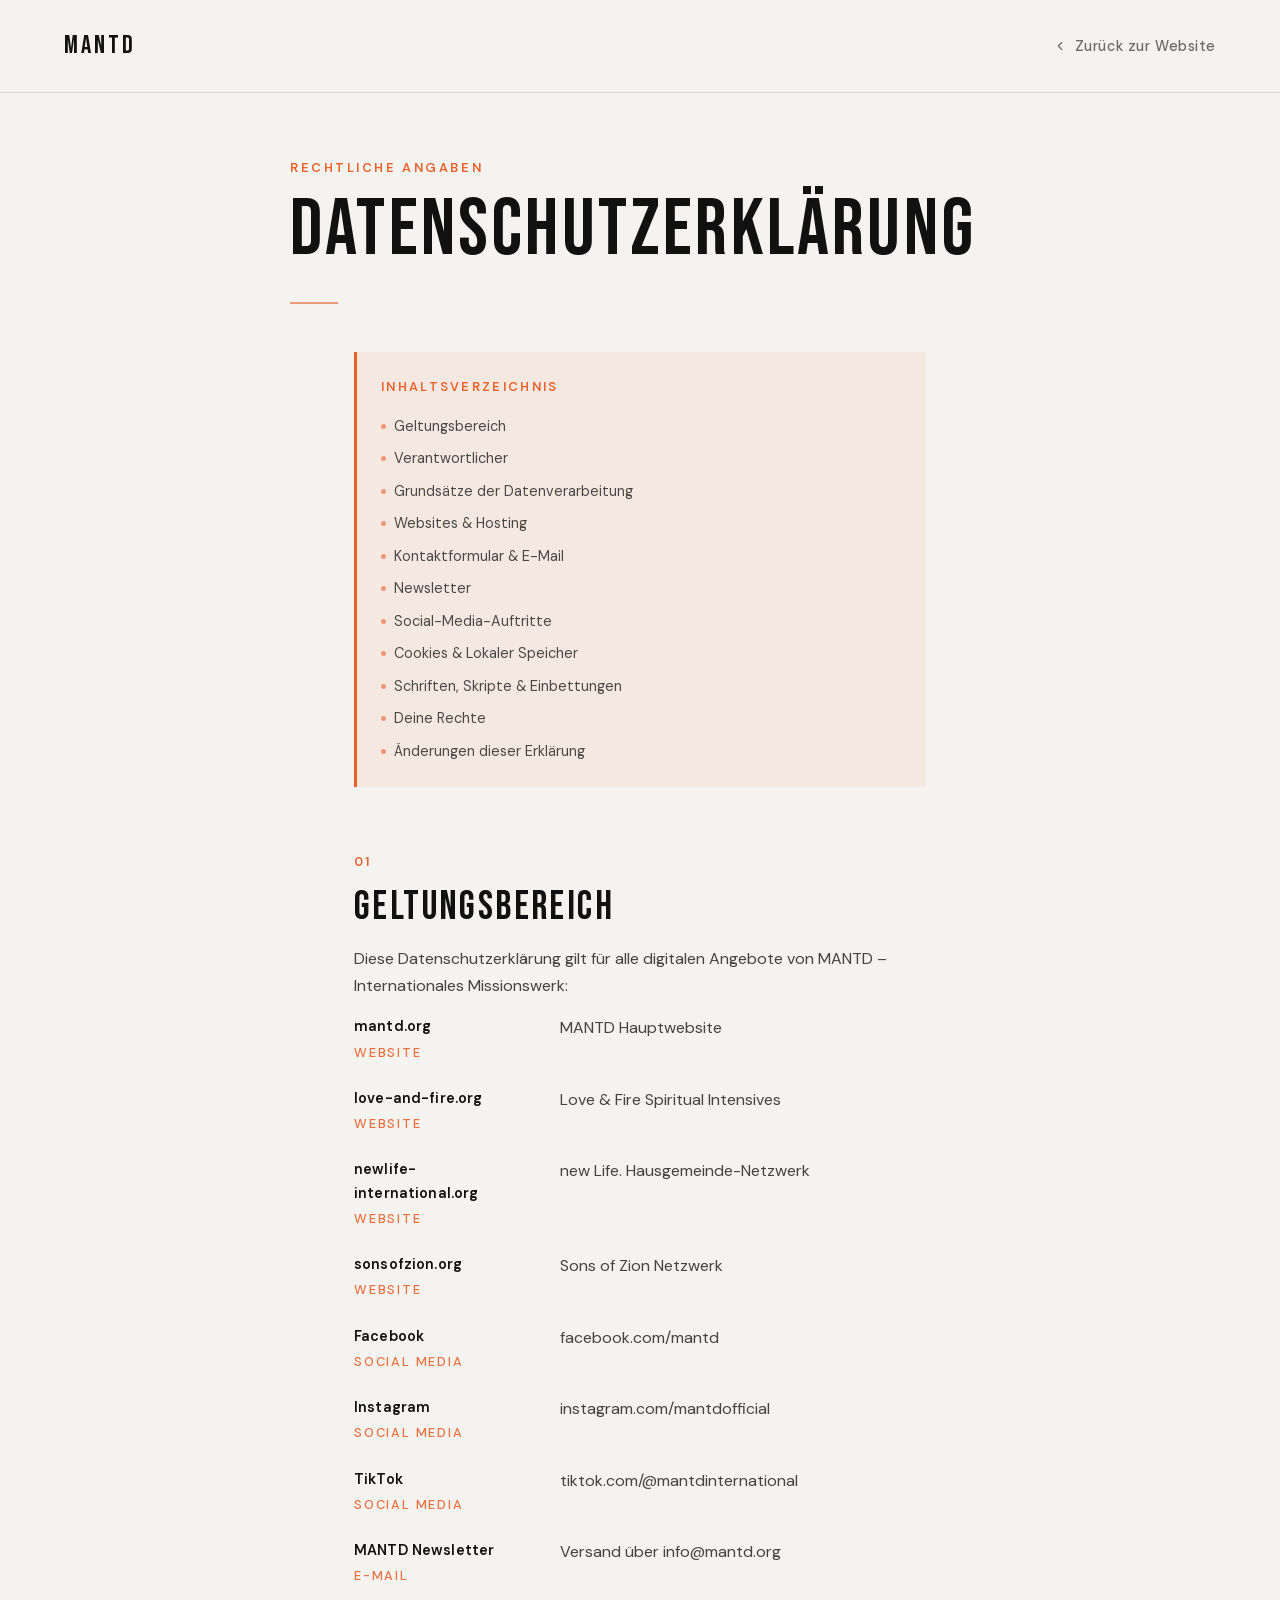
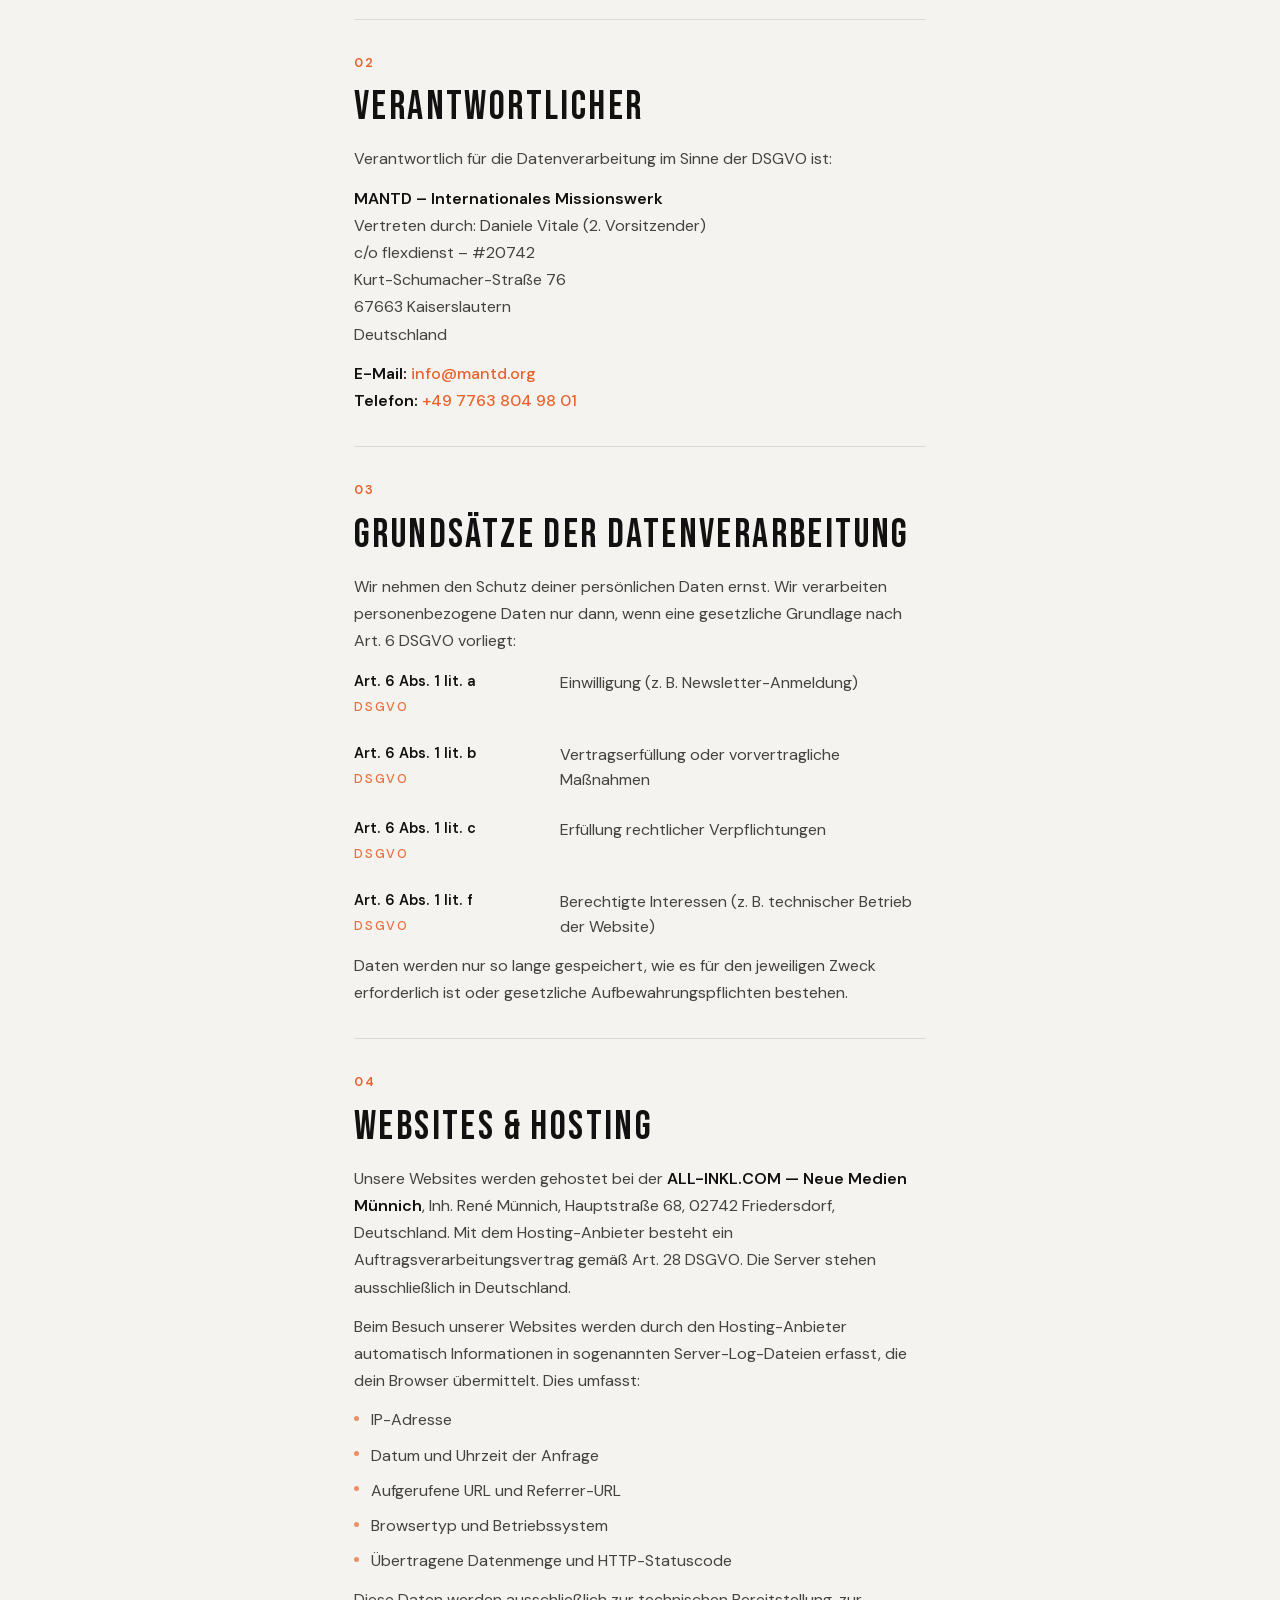
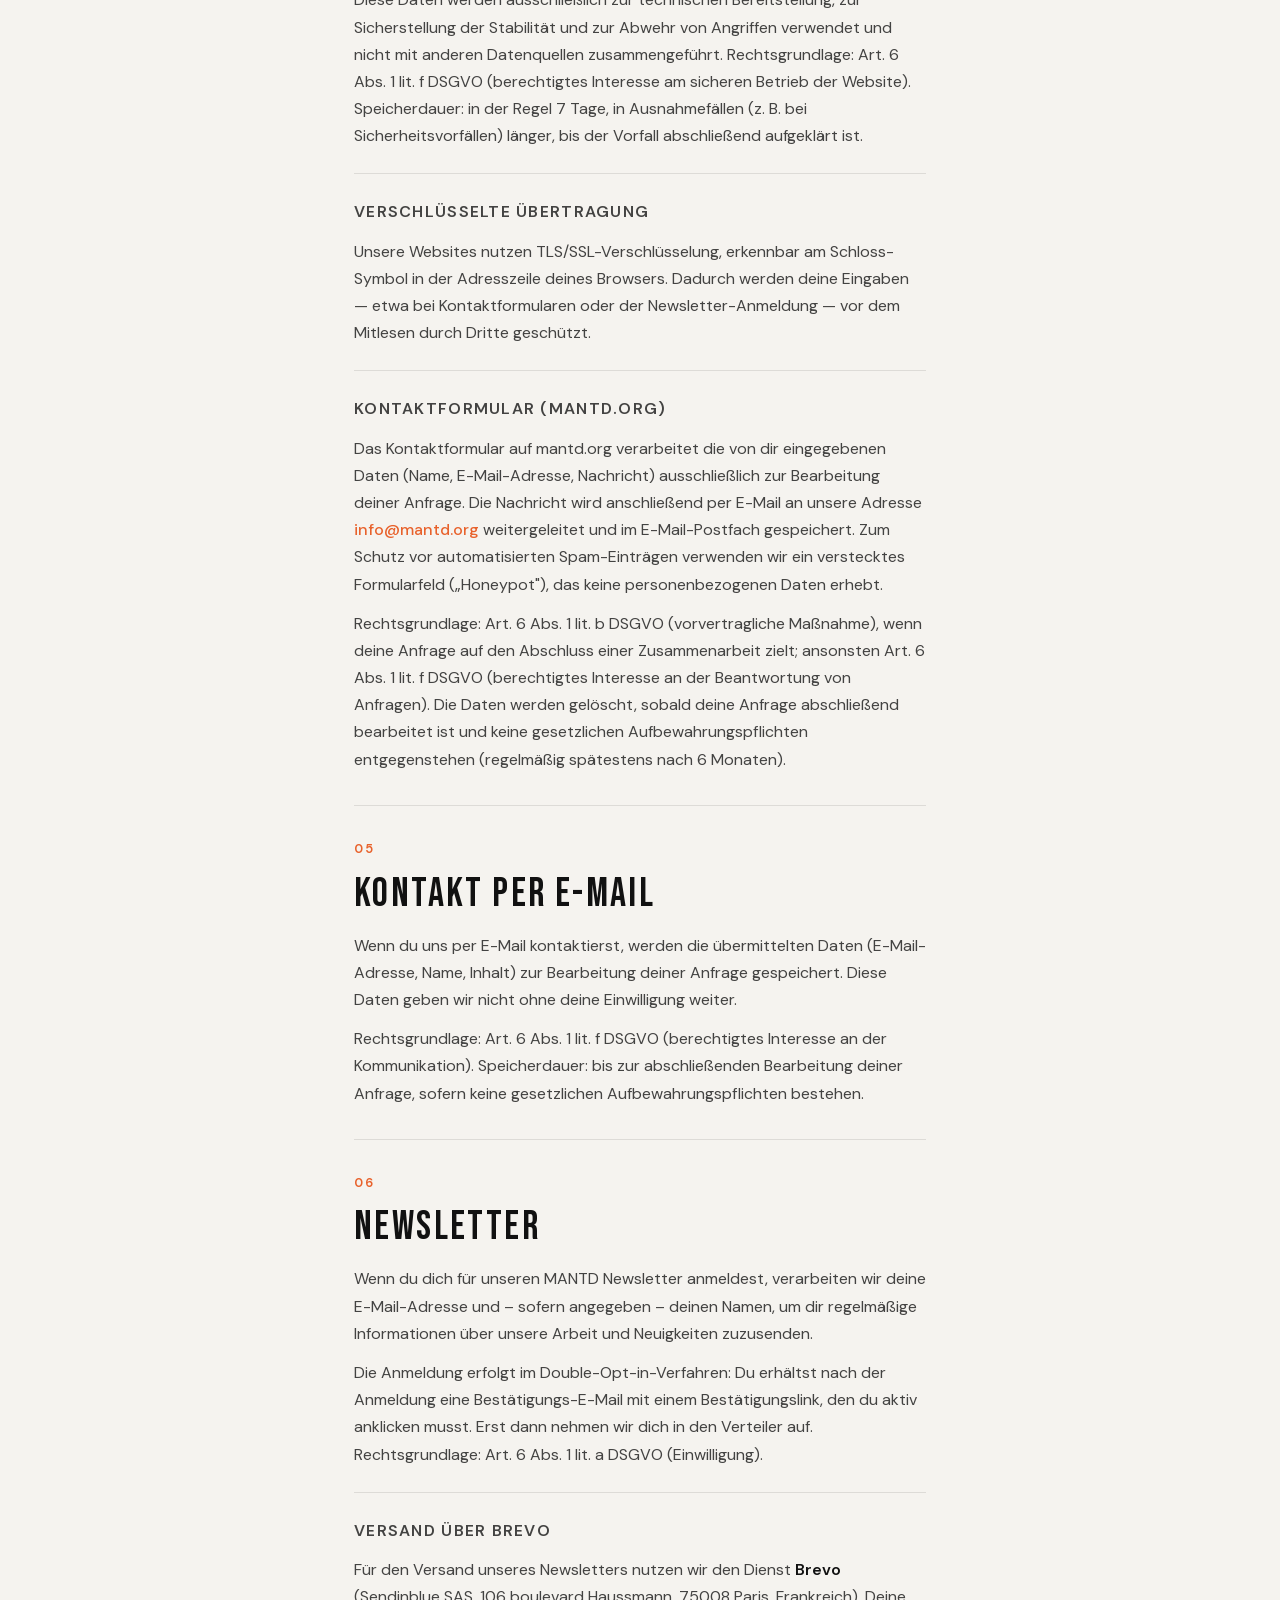
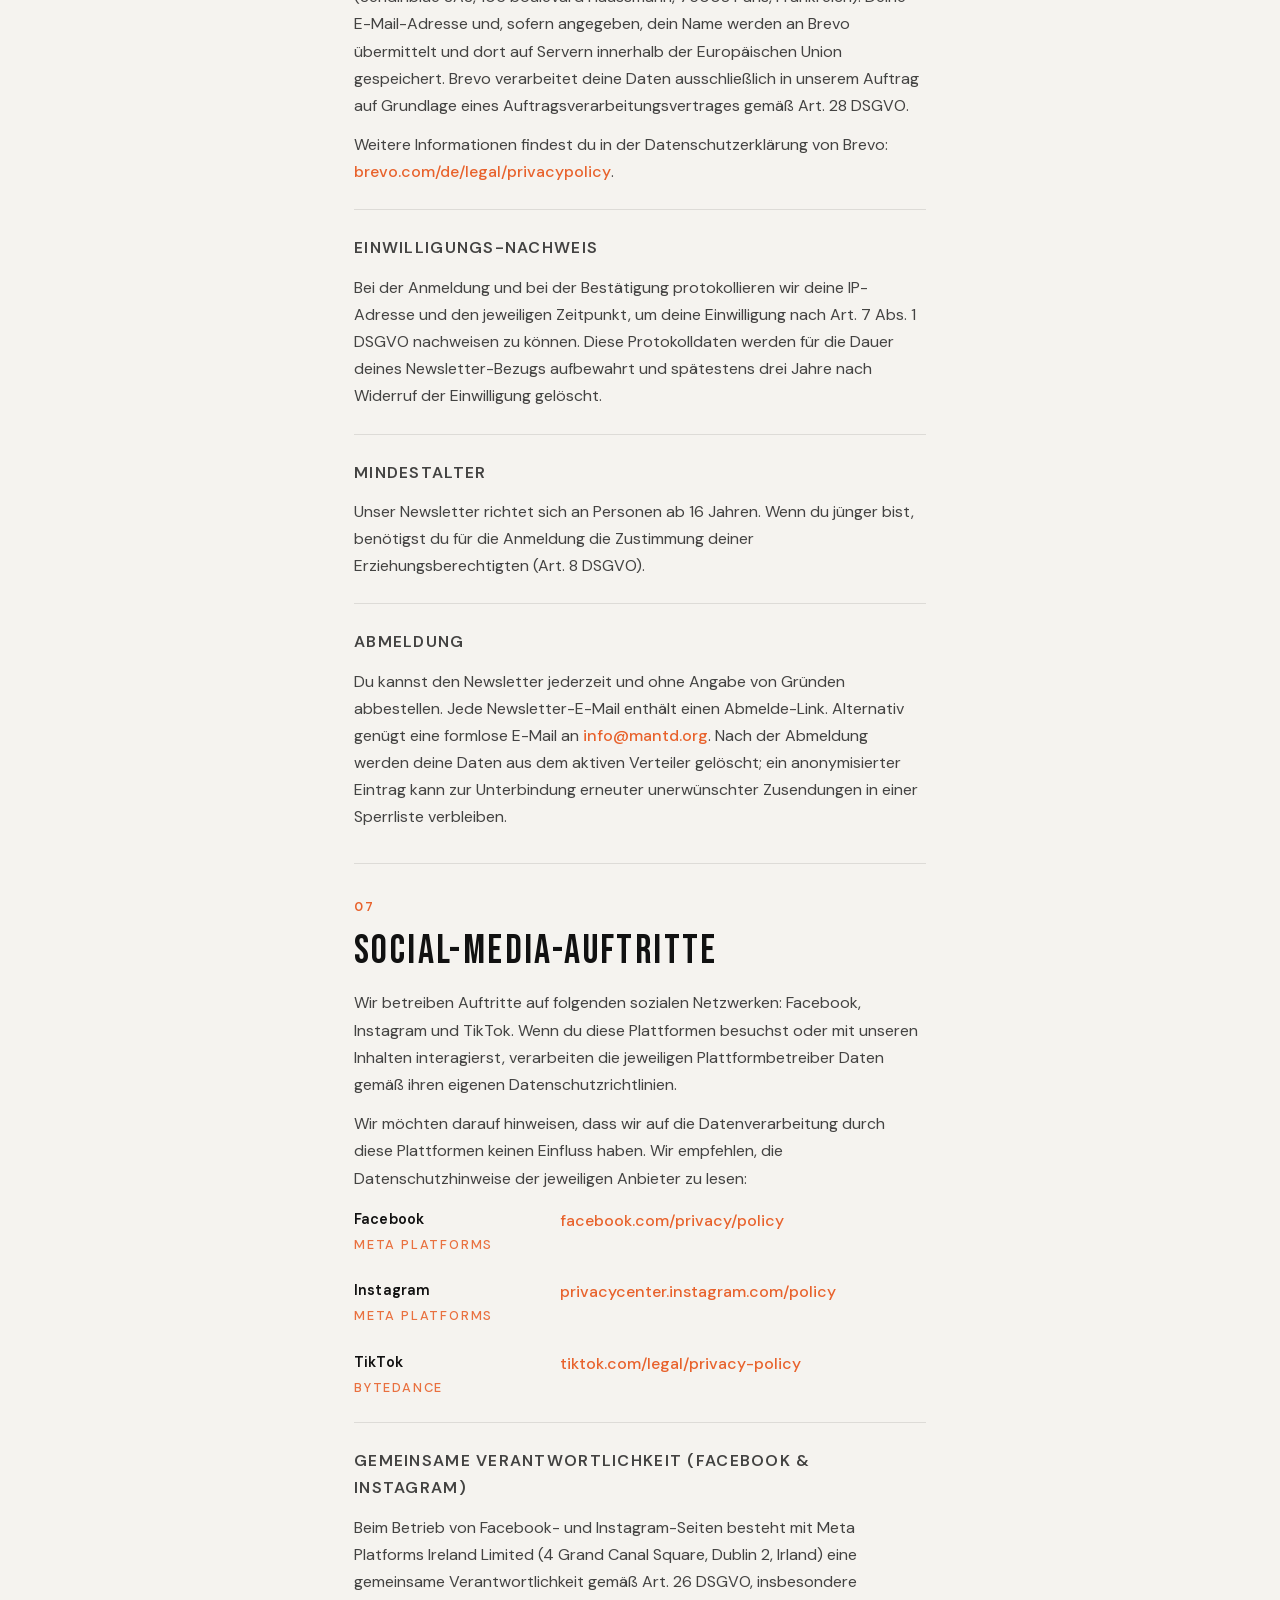
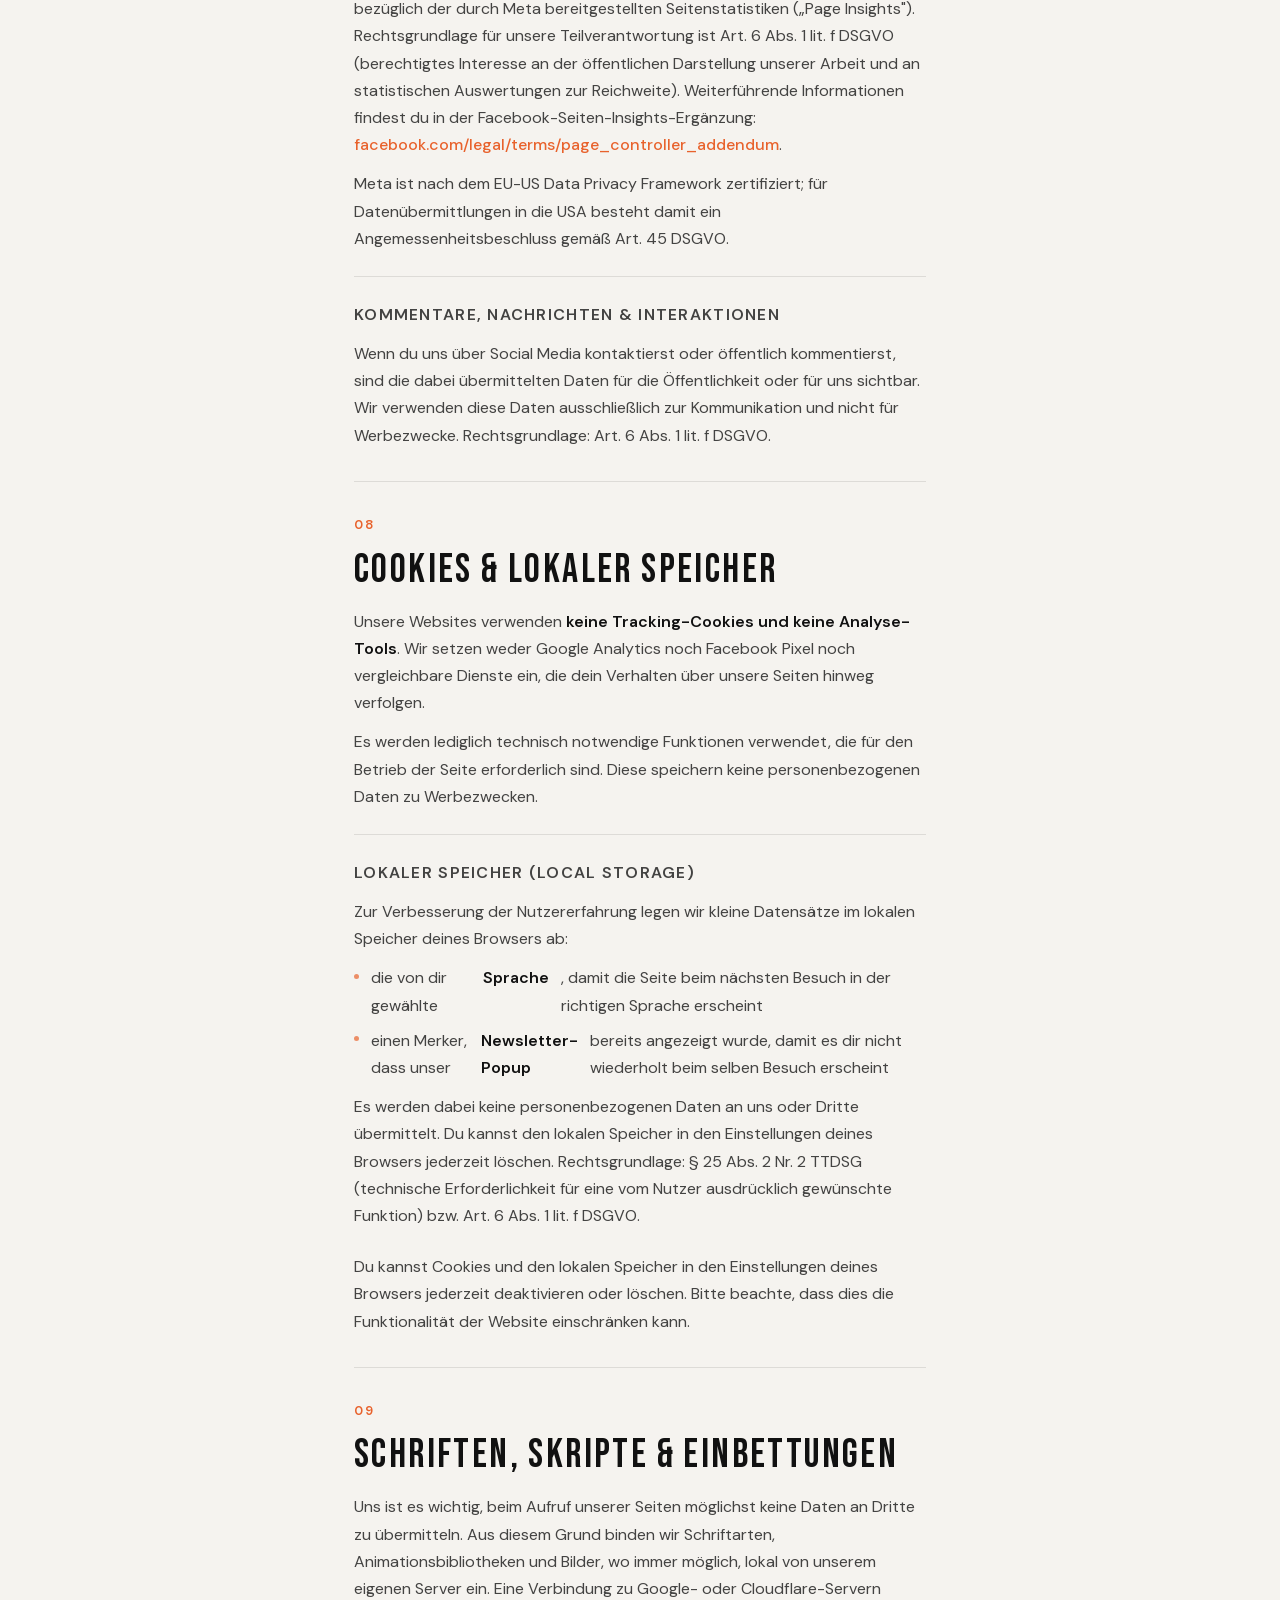
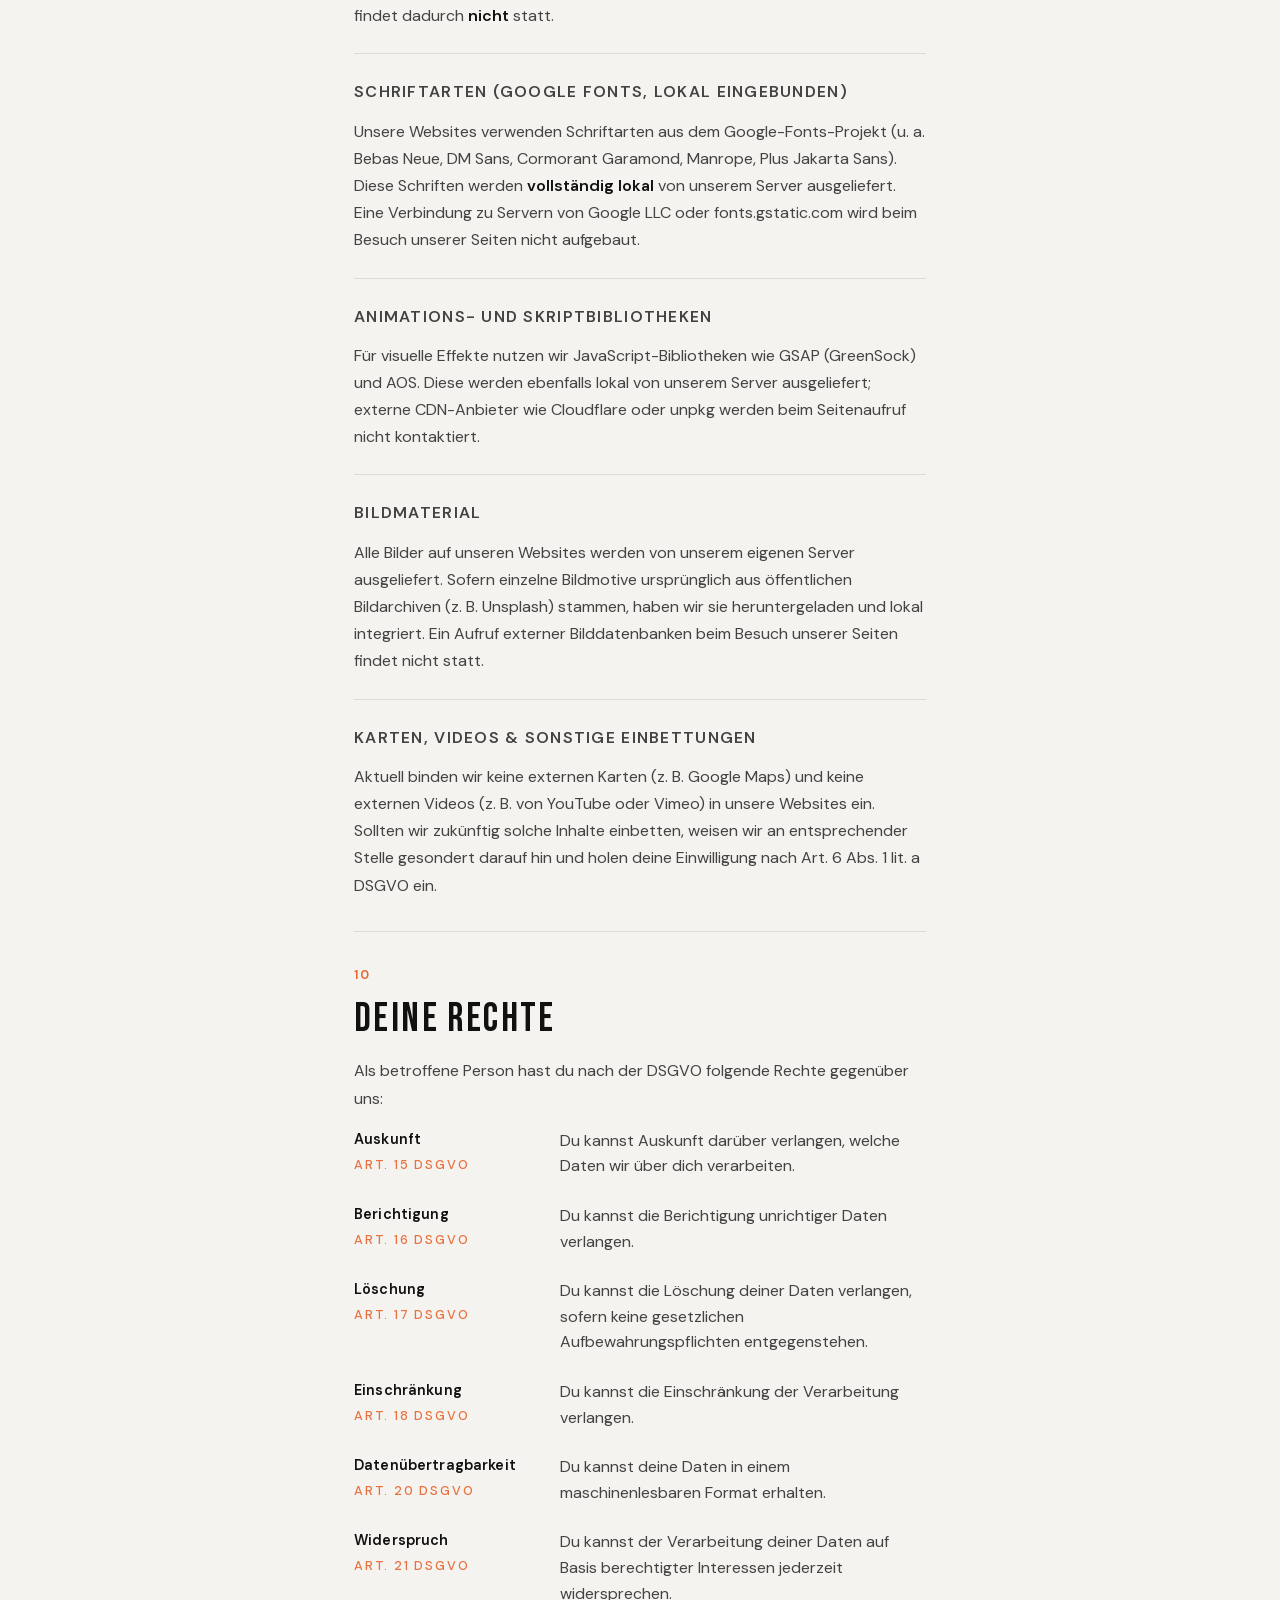
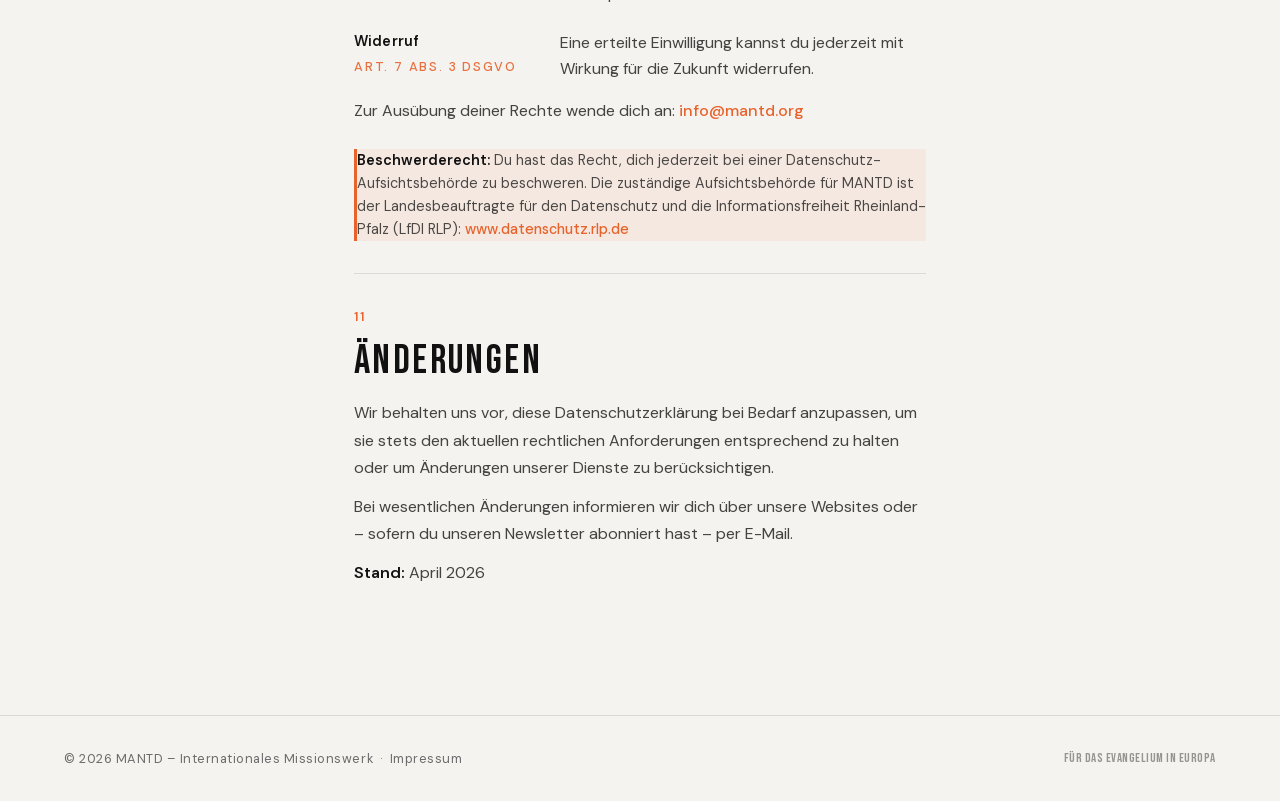
<file: datenschutz.html>
<!DOCTYPE html>
<html lang="de">

<head>
  <meta charset="UTF-8" />
  <meta name="viewport" content="width=device-width, initial-scale=1.0" />
  <title>Datenschutzerklärung – MANTD</title>
  <link rel="stylesheet" href="assets/fonts.css" />

  <style>
    *,
    *::before,
    *::after {
      box-sizing: border-box;
      margin: 0;
      padding: 0;
    }

    :root {
      --color-bg: #f5f3ef;
      --color-surface: #ffffff;
      --color-ink: #111111;
      --color-muted: #6b6b6b;
      --color-accent: #e8622c;
      --color-border: rgba(17, 17, 17, 0.1);
      --color-rule: rgba(17, 17, 17, 0.12);
      --color-accent-bg: rgba(232, 98, 44, 0.07);

      --font-display: 'Bebas Neue', sans-serif;
      --font-body: 'DM Sans', system-ui, sans-serif;

      --text-xs: clamp(0.7rem, 1.5vw, 0.8rem);
      --text-sm: clamp(0.825rem, 2vw, 0.9rem);
      --text-base: clamp(0.9rem, 2vw, 1rem);
      --text-lg: clamp(1rem, 2.5vw, 1.15rem);
      --text-xl: clamp(1.25rem, 3vw, 1.5rem);
      --text-2xl: clamp(1.75rem, 5vw, 2.5rem);
      --text-hero: clamp(2.2rem, 7vw, 5rem);

      --space-2: 0.5rem;
      --space-3: 0.75rem;
      --space-4: 1rem;
      --space-6: 1.5rem;
      --space-8: 2rem;
      --space-12: 3rem;
      --space-16: 4rem;
      --space-24: 6rem;

      --container: 700px;
      --radius: 2px;
    }

    html {
      scroll-behavior: smooth;
    }

    body {
      background-color: var(--color-bg);
      color: var(--color-ink);
      font-family: var(--font-body);
      font-size: var(--text-base);
      font-weight: 400;
      line-height: 1.7;
      -webkit-font-smoothing: antialiased;
      min-height: 100vh;
    }

    /* ── Header ─────────────────────────────────────────── */
    .site-header {
      padding: var(--space-6) clamp(1.5rem, 6vw, 4rem);
      display: flex;
      align-items: center;
      justify-content: space-between;
      border-bottom: 1px solid var(--color-rule);
      background: var(--color-bg);
    }

    .logo {
      font-family: var(--font-display);
      font-size: 1.6rem;
      letter-spacing: 0.12em;
      color: var(--color-ink);
      text-decoration: none;
    }

    .back-link {
      font-size: var(--text-sm);
      font-weight: 500;
      color: var(--color-muted);
      text-decoration: none;
      letter-spacing: 0.04em;
      display: flex;
      align-items: center;
      gap: var(--space-2);
      transition: color 0.2s ease;
    }

    .back-link:hover {
      color: var(--color-accent);
    }

    .back-link svg {
      width: 14px;
      height: 14px;
      transition: transform 0.2s ease;
    }

    .back-link:hover svg {
      transform: translateX(-3px);
    }

    /* ── Hero ────────────────────────────────────────────── */
    .hero {
      padding: var(--space-16) clamp(1.5rem, 6vw, 4rem) var(--space-12);
      max-width: calc(var(--container) + clamp(3rem, 12vw, 8rem));
      margin-inline: auto;
      animation: fadeUp 0.6s cubic-bezier(0.16, 1, 0.3, 1) both;
    }

    .hero__label {
      font-family: var(--font-body);
      font-size: var(--text-xs);
      font-weight: 600;
      letter-spacing: 0.2em;
      text-transform: uppercase;
      color: var(--color-accent);
      margin-bottom: var(--space-3);
    }

    .hero__title {
      font-family: var(--font-display);
      font-size: var(--text-hero);
      font-weight: 400;
      line-height: 1;
      letter-spacing: 0.04em;
      color: var(--color-ink);
    }

    .hero__rule {
      margin-top: var(--space-8);
      border: none;
      border-top: 2px solid var(--color-accent);
      width: 48px;
      opacity: 0.6;
    }

    /* ── TOC ─────────────────────────────────────────────── */
    .toc {
      max-width: var(--container);
      margin-inline: auto;
      padding: 0 clamp(1.5rem, 6vw, 4rem) var(--space-8);
      animation: fadeUp 0.6s cubic-bezier(0.16, 1, 0.3, 1) 50ms both;
    }

    .toc__inner {
      background: var(--color-accent-bg);
      border-left: 3px solid var(--color-accent);
      padding: var(--space-6);
      border-radius: 0 var(--radius) var(--radius) 0;
    }

    .toc__title {
      font-family: var(--font-body);
      font-size: var(--text-xs);
      font-weight: 600;
      letter-spacing: 0.18em;
      text-transform: uppercase;
      color: var(--color-accent);
      margin-bottom: var(--space-4);
    }

    .toc__list {
      list-style: none;
      display: flex;
      flex-direction: column;
      gap: var(--space-2);
    }

    .toc__list li a {
      font-size: var(--text-sm);
      color: color-mix(in srgb, var(--color-ink) 75%, transparent);
      text-decoration: none;
      display: flex;
      align-items: center;
      gap: var(--space-2);
      transition: color 0.2s ease;
    }

    .toc__list li a:hover {
      color: var(--color-accent);
    }

    .toc__list li a::before {
      content: '';
      display: inline-block;
      width: 5px;
      height: 5px;
      border-radius: 50%;
      background: var(--color-accent);
      flex-shrink: 0;
      opacity: 0.6;
    }

    /* ── Content ─────────────────────────────────────────── */
    .content {
      max-width: var(--container);
      margin-inline: auto;
      padding: 0 clamp(1.5rem, 6vw, 4rem) var(--space-24);
    }

    /* ── Block ───────────────────────────────────────────── */
    .block {
      padding: var(--space-8) 0;
      border-bottom: 1px solid var(--color-border);
      animation: fadeUp 0.6s cubic-bezier(0.16, 1, 0.3, 1) both;
    }

    .block:nth-child(1) {
      animation-delay: 60ms;
    }

    .block:nth-child(2) {
      animation-delay: 100ms;
    }

    .block:nth-child(3) {
      animation-delay: 140ms;
    }

    .block:nth-child(4) {
      animation-delay: 180ms;
    }

    .block:nth-child(5) {
      animation-delay: 220ms;
    }

    .block:nth-child(6) {
      animation-delay: 260ms;
    }

    .block:nth-child(7) {
      animation-delay: 300ms;
    }

    .block:nth-child(8) {
      animation-delay: 340ms;
    }

    .block:nth-child(9) {
      animation-delay: 380ms;
    }

    .block:nth-child(10) {
      animation-delay: 420ms;
    }

    .block:nth-child(11) {
      animation-delay: 460ms;
    }

    .block:nth-child(12) {
      animation-delay: 500ms;
    }

    .block:last-child {
      border-bottom: none;
    }

    .block__label {
      font-family: var(--font-body);
      font-size: var(--text-xs);
      font-weight: 600;
      letter-spacing: 0.18em;
      text-transform: uppercase;
      color: var(--color-accent);
      margin-bottom: var(--space-3);
    }

    .block__title {
      font-family: var(--font-display);
      font-size: var(--text-2xl);
      font-weight: 400;
      letter-spacing: 0.06em;
      line-height: 1.1;
      margin-bottom: var(--space-4);
      color: var(--color-ink);
    }

    .block__body p {
      font-size: var(--text-base);
      color: color-mix(in srgb, var(--color-ink) 78%, transparent);
      margin-bottom: var(--space-3);
    }

    .block__body p:last-child {
      margin-bottom: 0;
    }

    .block__body strong {
      font-weight: 600;
      color: var(--color-ink);
    }

    .block__body a {
      color: var(--color-accent);
      text-decoration: none;
      font-weight: 500;
      position: relative;
    }

    .block__body a::after {
      content: '';
      position: absolute;
      bottom: -1px;
      left: 0;
      width: 0;
      height: 1px;
      background: currentColor;
      transition: width 0.25s cubic-bezier(0.65, 0, 0.35, 1);
    }

    .block__body a:hover::after {
      width: 100%;
    }

    /* ── Sub-sections ────────────────────────────────────── */
    .sub {
      margin-top: var(--space-6);
      padding-top: var(--space-6);
      border-top: 1px solid var(--color-border);
    }

    .sub__title {
      font-family: var(--font-body);
      font-size: var(--text-sm);
      font-weight: 600;
      letter-spacing: 0.08em;
      text-transform: uppercase;
      color: var(--color-ink);
      margin-bottom: var(--space-3);
    }

    /* ── Bullet list ─────────────────────────────────────── */
    .dsl {
      list-style: none;
      display: flex;
      flex-direction: column;
      gap: var(--space-2);
      margin-top: var(--space-3);
    }

    .dsl li {
      display: flex;
      align-items: flex-start;
      gap: var(--space-3);
      font-size: var(--text-base);
      color: color-mix(in srgb, var(--color-ink) 78%, transparent);
    }

    .dsl li::before {
      content: '';
      display: block;
      width: 5px;
      height: 5px;
      border-radius: 50%;
      background: var(--color-accent);
      margin-top: 0.6em;
      flex-shrink: 0;
      opacity: 0.7;
    }

    /* ── Definition table (Begriff → Beschreibung, ohne Linien) ── */
    /* Mobile-first: gestapeltes Block-Layout als Default */
    .dsl-table {
      width: 100%;
      border-collapse: collapse;
      margin-top: var(--space-4);
      display: block;
    }

    .dsl-table tbody,
    .dsl-table tr,
    .dsl-table td {
      display: block;
      width: 100%;
    }

    .dsl-table tr {
      padding: var(--space-4) 0;
      border-bottom: 1px solid color-mix(in srgb, var(--color-ink) 6%, transparent);
    }

    .dsl-table tr:first-child {
      padding-top: 0;
    }

    .dsl-table tr:last-child {
      padding-bottom: 0;
      border-bottom: none;
    }

    .dsl-table td {
      vertical-align: top;
      padding: 0;
      font-size: var(--text-base);
      line-height: 1.6;
      color: color-mix(in srgb, var(--color-ink) 78%, transparent);
    }

    .dsl-table td:first-child {
      font-weight: 600;
      color: var(--color-ink);
      font-size: var(--text-sm);
      letter-spacing: 0.01em;
      margin-bottom: var(--space-2);
    }

    .dsl-table__ref {
      display: inline-block;
      margin-top: 4px;
      margin-left: var(--space-2);
      font-weight: 500;
      font-size: var(--text-xs);
      letter-spacing: 0.14em;
      text-transform: uppercase;
      color: var(--color-accent);
      opacity: 0.9;
    }

    /* Tablet & Desktop: zweispaltige Tabelle ab 620px */
    @media (min-width: 620px) {
      .dsl-table {
        display: table;
      }

      .dsl-table tbody {
        display: table-row-group;
      }

      .dsl-table tr {
        display: table-row;
        padding: 0;
        border-bottom: none;
      }

      .dsl-table td {
        display: table-cell;
        padding: var(--space-3) 0;
      }

      .dsl-table tr:first-child td {
        padding-top: 0;
      }

      .dsl-table tr:last-child td {
        padding-bottom: 0;
      }

      .dsl-table td:first-child {
        width: 36%;
        padding-right: var(--space-6);
        margin-bottom: 0;
      }

      .dsl-table__ref {
        display: block;
        margin-left: 0;
        margin-top: 4px;
      }
    }

    /* ── Notice ──────────────────────────────────────────── */
    .notice {
      margin-top: var(--space-6);
      padding: var(--space-5);
      background: var(--color-accent-bg);
      border-left: 3px solid var(--color-accent);
      border-radius: 0 var(--radius) var(--radius) 0;
    }

    .notice p {
      font-size: var(--text-sm);
      color: color-mix(in srgb, var(--color-ink) 75%, transparent);
      line-height: 1.6;
    }

    .notice strong {
      color: var(--color-ink);
      font-weight: 600;
    }

    /* ── Footer ──────────────────────────────────────────── */
    .site-footer {
      border-top: 1px solid var(--color-rule);
      padding: var(--space-8) clamp(1.5rem, 6vw, 4rem);
      display: flex;
      align-items: center;
      justify-content: space-between;
      flex-wrap: wrap;
      gap: var(--space-4);
    }

    .site-footer p {
      font-size: var(--text-xs);
      color: var(--color-muted);
      letter-spacing: 0.04em;
    }

    .footer-tagline {
      font-family: var(--font-display);
      font-size: 1rem;
      letter-spacing: 0.1em;
      color: var(--color-accent);
      opacity: 0.7;
    }

    /* ── Animations ──────────────────────────────────────── */
    @keyframes fadeUp {
      from {
        opacity: 0;
        transform: translateY(1.2rem);
      }

      to {
        opacity: 1;
        transform: translateY(0);
      }
    }

    /* ── Responsive ──────────────────────────────────────── */
    @media (max-width: 600px) {
      .site-header {
        flex-direction: column;
        align-items: flex-start;
        gap: var(--space-3);
      }
    }
  </style>
</head>

<body>

  <header class="site-header">
    <a href="https://www.mantd.org" class="logo">MANTD</a>
    <a href="https://www.mantd.org" class="back-link">
      <svg viewBox="0 0 24 24" fill="none" stroke="currentColor" stroke-width="2" stroke-linecap="round"
        stroke-linejoin="round">
        <polyline points="15 18 9 12 15 6" />
      </svg>
      Zurück zur Website
    </a>
  </header>

  <section class="hero">
    <p class="hero__label">Rechtliche Angaben</p>
    <h1 class="hero__title">DATENSCHUTZ­ERKLÄRUNG</h1>
    <hr class="hero__rule" />
  </section>

  <!-- Inhaltsverzeichnis -->
  <nav class="toc" aria-label="Inhaltsverzeichnis">
    <div class="toc__inner">
      <p class="toc__title">Inhaltsverzeichnis</p>
      <ol class="toc__list">
        <li><a href="#geltungsbereich">Geltungsbereich</a></li>
        <li><a href="#verantwortlicher">Verantwortlicher</a></li>
        <li><a href="#grundsaetze">Grundsätze der Datenverarbeitung</a></li>
        <li><a href="#websites">Websites &amp; Hosting</a></li>
        <li><a href="#kontaktformular">Kontaktformular &amp; E-Mail</a></li>
        <li><a href="#newsletter">Newsletter</a></li>
        <li><a href="#social-media">Social-Media-Auftritte</a></li>
        <li><a href="#cookies">Cookies &amp; Lokaler Speicher</a></li>
        <li><a href="#drittdienste">Schriften, Skripte &amp; Einbettungen</a></li>
        <li><a href="#rechte">Deine Rechte</a></li>
        <li><a href="#aenderungen">Änderungen dieser Erklärung</a></li>
      </ol>
    </div>
  </nav>

  <main class="content">

    <!-- 1. Geltungsbereich -->
    <div class="block" id="geltungsbereich">
      <p class="block__label">01</p>
      <h2 class="block__title">GELTUNGSBEREICH</h2>
      <div class="block__body">
        <p>Diese Datenschutzerklärung gilt für alle digitalen Angebote von MANTD – Internationales Missionswerk:</p>
        <table class="dsl-table">
          <tbody>
            <tr>
              <td>mantd.org<span class="dsl-table__ref">Website</span></td>
              <td>MANTD Hauptwebsite</td>
            </tr>
            <tr>
              <td>love-and-fire.org<span class="dsl-table__ref">Website</span></td>
              <td>Love &amp; Fire Spiritual Intensives</td>
            </tr>
            <tr>
              <td>newlife-international.org<span class="dsl-table__ref">Website</span></td>
              <td>new Life. Hausgemeinde-Netzwerk</td>
            </tr>
            <tr>
              <td>sonsofzion.org<span class="dsl-table__ref">Website</span></td>
              <td>Sons of Zion Netzwerk</td>
            </tr>
            <tr>
              <td>Facebook<span class="dsl-table__ref">Social Media</span></td>
              <td>facebook.com/mantd</td>
            </tr>
            <tr>
              <td>Instagram<span class="dsl-table__ref">Social Media</span></td>
              <td>instagram.com/mantdofficial</td>
            </tr>
            <tr>
              <td>TikTok<span class="dsl-table__ref">Social Media</span></td>
              <td>tiktok.com/@mantdinternational</td>
            </tr>
            <tr>
              <td>MANTD Newsletter<span class="dsl-table__ref">E-Mail</span></td>
              <td>Versand über info@mantd.org</td>
            </tr>
          </tbody>
        </table>
      </div>
    </div>

    <!-- 2. Verantwortlicher -->
    <div class="block" id="verantwortlicher">
      <p class="block__label">02</p>
      <h2 class="block__title">VERANTWORTLICHER</h2>
      <div class="block__body">
        <p>Verantwortlich für die Datenverarbeitung im Sinne der DSGVO ist:</p>
        <p>
          <strong>MANTD – Internationales Missionswerk</strong><br />
          Vertreten durch: Daniele Vitale (2. Vorsitzender)<br />
          c/o flexdienst – #20742<br />
          Kurt-Schumacher-Straße 76<br />
          67663 Kaiserslautern<br />
          Deutschland
        </p>
        <p>
          <strong>E-Mail:</strong> <a href="mailto:info@mantd.org">info@mantd.org</a><br />
          <strong>Telefon:</strong> <a href="tel:+4977638049801">+49 7763 804 98 01</a>
        </p>
      </div>
    </div>

    <!-- 3. Grundsätze -->
    <div class="block" id="grundsaetze">
      <p class="block__label">03</p>
      <h2 class="block__title">GRUNDSÄTZE DER DATEN­VERARBEITUNG</h2>
      <div class="block__body">
        <p>Wir nehmen den Schutz deiner persönlichen Daten ernst. Wir verarbeiten personenbezogene Daten nur dann, wenn
          eine gesetzliche Grundlage nach Art. 6 DSGVO vorliegt:</p>
        <table class="dsl-table">
          <tbody>
            <tr>
              <td>Art. 6 Abs. 1 lit. a<span class="dsl-table__ref">DSGVO</span></td>
              <td>Einwilligung (z.&nbsp;B. Newsletter-Anmeldung)</td>
            </tr>
            <tr>
              <td>Art. 6 Abs. 1 lit. b<span class="dsl-table__ref">DSGVO</span></td>
              <td>Vertragserfüllung oder vorvertragliche Maßnahmen</td>
            </tr>
            <tr>
              <td>Art. 6 Abs. 1 lit. c<span class="dsl-table__ref">DSGVO</span></td>
              <td>Erfüllung rechtlicher Verpflichtungen</td>
            </tr>
            <tr>
              <td>Art. 6 Abs. 1 lit. f<span class="dsl-table__ref">DSGVO</span></td>
              <td>Berechtigte Interessen (z.&nbsp;B. technischer Betrieb der Website)</td>
            </tr>
          </tbody>
        </table>
        <p style="margin-top: var(--space-3);">Daten werden nur so lange gespeichert, wie es für den jeweiligen Zweck
          erforderlich ist oder gesetzliche Aufbewahrungspflichten bestehen.</p>
      </div>
    </div>

    <!-- 4. Websites & Hosting -->
    <div class="block" id="websites">
      <p class="block__label">04</p>
      <h2 class="block__title">WEBSITES &amp; HOSTING</h2>
      <div class="block__body">
        <p>Unsere Websites werden gehostet bei der <strong>ALL-INKL.COM — Neue Medien Münnich</strong>, Inh. René
          Münnich, Hauptstraße 68, 02742 Friedersdorf, Deutschland. Mit dem Hosting-Anbieter besteht ein
          Auftragsverarbeitungsvertrag gemäß Art. 28 DSGVO. Die Server stehen ausschließlich in Deutschland.</p>

        <p>Beim Besuch unserer Websites werden durch den Hosting-Anbieter automatisch Informationen in sogenannten
          Server-Log-Dateien erfasst, die dein Browser übermittelt. Dies umfasst:</p>
        <ul class="dsl">
          <li>IP-Adresse</li>
          <li>Datum und Uhrzeit der Anfrage</li>
          <li>Aufgerufene URL und Referrer-URL</li>
          <li>Browsertyp und Betriebssystem</li>
          <li>Übertragene Datenmenge und HTTP-Statuscode</li>
        </ul>
        <p style="margin-top: var(--space-3);">Diese Daten werden ausschließlich zur technischen Bereitstellung, zur
          Sicherstellung der Stabilität und zur Abwehr von Angriffen verwendet und nicht mit anderen Datenquellen
          zusammengeführt. Rechtsgrundlage: Art. 6 Abs. 1 lit. f DSGVO (berechtigtes Interesse am sicheren Betrieb der
          Website). Speicherdauer: in der Regel 7 Tage, in Ausnahmefällen (z. B. bei Sicherheitsvorfällen) länger, bis
          der Vorfall abschließend aufgeklärt ist.</p>

        <div class="sub">
          <p class="sub__title">Verschlüsselte Übertragung</p>
          <p>Unsere Websites nutzen TLS/SSL-Verschlüsselung, erkennbar am Schloss-Symbol in der Adresszeile deines
            Browsers. Dadurch werden deine Eingaben — etwa bei Kontaktformularen oder der Newsletter-Anmeldung — vor dem
            Mitlesen durch Dritte geschützt.</p>
        </div>

        <div class="sub">
          <p class="sub__title">Kontaktformular (mantd.org)</p>
          <p>Das Kontaktformular auf mantd.org verarbeitet die von dir eingegebenen Daten (Name, E-Mail-Adresse,
            Nachricht) ausschließlich zur Bearbeitung deiner Anfrage. Die Nachricht wird anschließend per E-Mail an
            unsere Adresse <a href="mailto:info@mantd.org">info@mantd.org</a> weitergeleitet und im E-Mail-Postfach
            gespeichert. Zum Schutz vor automatisierten Spam-Einträgen verwenden wir ein verstecktes Formularfeld
            („Honeypot"), das keine personenbezogenen Daten erhebt.</p>
          <p>Rechtsgrundlage: Art. 6 Abs. 1 lit. b DSGVO (vorvertragliche Maßnahme), wenn deine Anfrage auf den
            Abschluss einer Zusammenarbeit zielt; ansonsten Art. 6 Abs. 1 lit. f DSGVO (berechtigtes Interesse an der
            Beantwortung von Anfragen). Die Daten werden gelöscht, sobald deine Anfrage abschließend bearbeitet ist und
            keine gesetzlichen Aufbewahrungspflichten entgegenstehen (regelmäßig spätestens nach 6 Monaten).</p>
        </div>
      </div>
    </div>

    <!-- 5. Kontakt & E-Mail -->
    <div class="block" id="kontaktformular">
      <p class="block__label">05</p>
      <h2 class="block__title">KONTAKT PER E-MAIL</h2>
      <div class="block__body">
        <p>Wenn du uns per E-Mail kontaktierst, werden die übermittelten Daten (E-Mail-Adresse, Name, Inhalt) zur
          Bearbeitung deiner Anfrage gespeichert. Diese Daten geben wir nicht ohne deine Einwilligung weiter.</p>
        <p>Rechtsgrundlage: Art. 6 Abs. 1 lit. f DSGVO (berechtigtes Interesse an der Kommunikation). Speicherdauer: bis
          zur abschließenden Bearbeitung deiner Anfrage, sofern keine gesetzlichen Aufbewahrungspflichten bestehen.</p>
      </div>
    </div>

    <!-- 6. Newsletter -->
    <div class="block" id="newsletter">
      <p class="block__label">06</p>
      <h2 class="block__title">NEWSLETTER</h2>
      <div class="block__body">
        <p>Wenn du dich für unseren MANTD Newsletter anmeldest, verarbeiten wir deine E-Mail-Adresse und – sofern
          angegeben – deinen Namen, um dir regelmäßige Informationen über unsere Arbeit und Neuigkeiten zuzusenden.</p>
        <p>Die Anmeldung erfolgt im Double-Opt-in-Verfahren: Du erhältst nach der Anmeldung eine Bestätigungs-E-Mail mit
          einem Bestätigungslink, den du aktiv anklicken musst. Erst dann nehmen wir dich in den Verteiler auf.
          Rechtsgrundlage: Art. 6 Abs. 1 lit. a DSGVO (Einwilligung).</p>

        <div class="sub">
          <p class="sub__title">Versand über Brevo</p>
          <p>Für den Versand unseres Newsletters nutzen wir den Dienst <strong>Brevo</strong> (Sendinblue SAS, 106
            boulevard Haussmann, 75008 Paris, Frankreich). Deine E-Mail-Adresse und, sofern angegeben, dein Name werden
            an Brevo übermittelt und dort auf Servern innerhalb der Europäischen Union gespeichert. Brevo verarbeitet
            deine Daten ausschließlich in unserem Auftrag auf Grundlage eines Auftragsverarbeitungsvertrages gemäß Art.
            28 DSGVO.</p>
          <p>Weitere Informationen findest du in der Datenschutzerklärung von Brevo: <a
              href="https://www.brevo.com/de/legal/privacypolicy/" target="_blank"
              rel="noopener noreferrer">brevo.com/de/legal/privacypolicy</a>.</p>
        </div>

        <div class="sub">
          <p class="sub__title">Einwilligungs-Nachweis</p>
          <p>Bei der Anmeldung und bei der Bestätigung protokollieren wir deine IP-Adresse und den jeweiligen Zeitpunkt,
            um deine Einwilligung nach Art. 7 Abs. 1 DSGVO nachweisen zu können. Diese Protokolldaten werden für die
            Dauer deines Newsletter-Bezugs aufbewahrt und spätestens drei Jahre nach Widerruf der Einwilligung gelöscht.
          </p>
        </div>

        <div class="sub">
          <p class="sub__title">Mindestalter</p>
          <p>Unser Newsletter richtet sich an Personen ab 16 Jahren. Wenn du jünger bist, benötigst du für die Anmeldung
            die Zustimmung deiner Erziehungsberechtigten (Art. 8 DSGVO).</p>
        </div>

        <div class="sub">
          <p class="sub__title">Abmeldung</p>
          <p>Du kannst den Newsletter jederzeit und ohne Angabe von Gründen abbestellen. Jede Newsletter-E-Mail enthält
            einen Abmelde-Link. Alternativ genügt eine formlose E-Mail an <a
              href="mailto:info@mantd.org">info@mantd.org</a>. Nach der Abmeldung werden deine Daten aus dem aktiven
            Verteiler gelöscht; ein anonymisierter Eintrag kann zur Unterbindung erneuter unerwünschter Zusendungen in
            einer Sperrliste verbleiben.</p>
        </div>
      </div>
    </div>

    <!-- 7. Social Media -->
    <div class="block" id="social-media">
      <p class="block__label">07</p>
      <h2 class="block__title">SOCIAL-MEDIA-AUFTRITTE</h2>
      <div class="block__body">
        <p>Wir betreiben Auftritte auf folgenden sozialen Netzwerken: Facebook, Instagram und TikTok. Wenn du diese
          Plattformen besuchst oder mit unseren Inhalten interagierst, verarbeiten die jeweiligen Plattformbetreiber
          Daten gemäß ihren eigenen Datenschutzrichtlinien.</p>
        <p>Wir möchten darauf hinweisen, dass wir auf die Datenverarbeitung durch diese Plattformen keinen Einfluss
          haben. Wir empfehlen, die Datenschutzhinweise der jeweiligen Anbieter zu lesen:</p>
        <table class="dsl-table">
          <tbody>
            <tr>
              <td>Facebook<span class="dsl-table__ref">Meta Platforms</span></td>
              <td><a href="https://www.facebook.com/privacy/policy/" target="_blank"
                  rel="noopener noreferrer">facebook.com/privacy/policy</a></td>
            </tr>
            <tr>
              <td>Instagram<span class="dsl-table__ref">Meta Platforms</span></td>
              <td><a href="https://privacycenter.instagram.com/policy" target="_blank"
                  rel="noopener noreferrer">privacycenter.instagram.com/policy</a></td>
            </tr>
            <tr>
              <td>TikTok<span class="dsl-table__ref">ByteDance</span></td>
              <td><a href="https://www.tiktok.com/legal/page/eea/privacy-policy/de-DE" target="_blank"
                  rel="noopener noreferrer">tiktok.com/legal/privacy-policy</a></td>
            </tr>
          </tbody>
        </table>

        <div class="sub">
          <p class="sub__title">Gemeinsame Verantwortlichkeit (Facebook &amp; Instagram)</p>
          <p>Beim Betrieb von Facebook- und Instagram-Seiten besteht mit Meta Platforms Ireland Limited (4 Grand Canal
            Square, Dublin 2, Irland) eine gemeinsame Verantwortlichkeit gemäß Art. 26 DSGVO, insbesondere bezüglich der
            durch Meta bereitgestellten Seitenstatistiken („Page Insights"). Rechtsgrundlage für unsere
            Teilverantwortung ist Art. 6 Abs. 1 lit. f DSGVO (berechtigtes Interesse an der öffentlichen Darstellung
            unserer Arbeit und an statistischen Auswertungen zur Reichweite). Weiterführende Informationen findest du in
            der Facebook-Seiten-Insights-Ergänzung: <a
              href="https://www.facebook.com/legal/terms/page_controller_addendum" target="_blank"
              rel="noopener noreferrer">facebook.com/legal/terms/page_controller_addendum</a>.</p>
          <p>Meta ist nach dem EU-US Data Privacy Framework zertifiziert; für Datenübermittlungen in die USA besteht
            damit ein Angemessenheitsbeschluss gemäß Art. 45 DSGVO.</p>
        </div>

        <div class="sub">
          <p class="sub__title">Kommentare, Nachrichten &amp; Interaktionen</p>
          <p>Wenn du uns über Social Media kontaktierst oder öffentlich kommentierst, sind die dabei übermittelten Daten
            für die Öffentlichkeit oder für uns sichtbar. Wir verwenden diese Daten ausschließlich zur Kommunikation und
            nicht für Werbezwecke. Rechtsgrundlage: Art. 6 Abs. 1 lit. f DSGVO.</p>
        </div>
      </div>
    </div>

    <!-- 8. Cookies -->
    <div class="block" id="cookies">
      <p class="block__label">08</p>
      <h2 class="block__title">COOKIES &amp; LOKALER SPEICHER</h2>
      <div class="block__body">
        <p>Unsere Websites verwenden <strong>keine Tracking-Cookies und keine Analyse-Tools</strong>. Wir setzen weder
          Google Analytics noch Facebook Pixel noch vergleichbare Dienste ein, die dein Verhalten über unsere Seiten
          hinweg verfolgen.</p>
        <p>Es werden lediglich technisch notwendige Funktionen verwendet, die für den Betrieb der Seite erforderlich
          sind. Diese speichern keine personenbezogenen Daten zu Werbezwecken.</p>

        <div class="sub">
          <p class="sub__title">Lokaler Speicher (Local Storage)</p>
          <p>Zur Verbesserung der Nutzererfahrung legen wir kleine Datensätze im lokalen Speicher deines Browsers ab:
          </p>
          <ul class="dsl">
            <li>die von dir gewählte <strong>Sprache</strong>, damit die Seite beim nächsten Besuch in der richtigen
              Sprache erscheint</li>
            <li>einen Merker, dass unser <strong>Newsletter-Popup</strong> bereits angezeigt wurde, damit es dir nicht
              wiederholt beim selben Besuch erscheint</li>
          </ul>
          <p style="margin-top: var(--space-3);">Es werden dabei keine personenbezogenen Daten an uns oder Dritte
            übermittelt. Du kannst den lokalen Speicher in den Einstellungen deines Browsers jederzeit löschen.
            Rechtsgrundlage: § 25 Abs. 2 Nr. 2 TTDSG (technische Erforderlichkeit für eine vom Nutzer ausdrücklich
            gewünschte Funktion) bzw. Art. 6 Abs. 1 lit. f DSGVO.</p>
        </div>

        <p style="margin-top: var(--space-6);">Du kannst Cookies und den lokalen Speicher in den Einstellungen deines
          Browsers jederzeit deaktivieren oder löschen. Bitte beachte, dass dies die Funktionalität der Website
          einschränken kann.</p>
      </div>
    </div>

    <!-- 9. Externe Dienste -->
    <div class="block" id="drittdienste">
      <p class="block__label">09</p>
      <h2 class="block__title">SCHRIFTEN, SKRIPTE &amp; EINBETTUNGEN</h2>
      <div class="block__body">
        <p>Uns ist es wichtig, beim Aufruf unserer Seiten möglichst keine Daten an Dritte zu übermitteln. Aus diesem
          Grund binden wir Schriftarten, Animationsbibliotheken und Bilder, wo immer möglich, lokal von unserem eigenen
          Server ein. Eine Verbindung zu Google- oder Cloudflare-Servern findet dadurch <strong>nicht</strong> statt.
        </p>

        <div class="sub">
          <p class="sub__title">Schriftarten (Google Fonts, lokal eingebunden)</p>
          <p>Unsere Websites verwenden Schriftarten aus dem Google-Fonts-Projekt (u. a. Bebas Neue, DM Sans, Cormorant
            Garamond, Manrope, Plus Jakarta Sans). Diese Schriften werden <strong>vollständig lokal</strong> von unserem
            Server ausgeliefert. Eine Verbindung zu Servern von Google LLC oder fonts.gstatic.com wird beim Besuch
            unserer Seiten nicht aufgebaut.</p>
        </div>

        <div class="sub">
          <p class="sub__title">Animations- und Skriptbibliotheken</p>
          <p>Für visuelle Effekte nutzen wir JavaScript-Bibliotheken wie GSAP (GreenSock) und AOS. Diese werden
            ebenfalls lokal von unserem Server ausgeliefert; externe CDN-Anbieter wie Cloudflare oder unpkg werden beim
            Seitenaufruf nicht kontaktiert.</p>
        </div>

        <div class="sub">
          <p class="sub__title">Bildmaterial</p>
          <p>Alle Bilder auf unseren Websites werden von unserem eigenen Server ausgeliefert. Sofern einzelne Bildmotive
            ursprünglich aus öffentlichen Bildarchiven (z. B. Unsplash) stammen, haben wir sie heruntergeladen und lokal
            integriert. Ein Aufruf externer Bilddatenbanken beim Besuch unserer Seiten findet nicht statt.</p>
        </div>

        <div class="sub">
          <p class="sub__title">Karten, Videos &amp; sonstige Einbettungen</p>
          <p>Aktuell binden wir keine externen Karten (z. B. Google Maps) und keine externen Videos (z. B. von YouTube
            oder Vimeo) in unsere Websites ein. Sollten wir zukünftig solche Inhalte einbetten, weisen wir an
            entsprechender Stelle gesondert darauf hin und holen deine Einwilligung nach Art. 6 Abs. 1 lit. a DSGVO ein.
          </p>
        </div>
      </div>
    </div>

    <!-- 10. Deine Rechte -->
    <div class="block" id="rechte">
      <p class="block__label">10</p>
      <h2 class="block__title">DEINE RECHTE</h2>
      <div class="block__body">
        <p>Als betroffene Person hast du nach der DSGVO folgende Rechte gegenüber uns:</p>
        <table class="dsl-table">
          <tbody>
            <tr>
              <td>Auskunft<span class="dsl-table__ref">Art. 15 DSGVO</span></td>
              <td>Du kannst Auskunft darüber verlangen, welche Daten wir über dich verarbeiten.</td>
            </tr>
            <tr>
              <td>Berichtigung<span class="dsl-table__ref">Art. 16 DSGVO</span></td>
              <td>Du kannst die Berichtigung unrichtiger Daten verlangen.</td>
            </tr>
            <tr>
              <td>Löschung<span class="dsl-table__ref">Art. 17 DSGVO</span></td>
              <td>Du kannst die Löschung deiner Daten verlangen, sofern keine gesetzlichen Aufbewahrungspflichten
                entgegenstehen.</td>
            </tr>
            <tr>
              <td>Einschränkung<span class="dsl-table__ref">Art. 18 DSGVO</span></td>
              <td>Du kannst die Einschränkung der Verarbeitung verlangen.</td>
            </tr>
            <tr>
              <td>Datenübertragbarkeit<span class="dsl-table__ref">Art. 20 DSGVO</span></td>
              <td>Du kannst deine Daten in einem maschinenlesbaren Format erhalten.</td>
            </tr>
            <tr>
              <td>Widerspruch<span class="dsl-table__ref">Art. 21 DSGVO</span></td>
              <td>Du kannst der Verarbeitung deiner Daten auf Basis berechtigter Interessen jederzeit widersprechen.
              </td>
            </tr>
            <tr>
              <td>Widerruf<span class="dsl-table__ref">Art. 7 Abs. 3 DSGVO</span></td>
              <td>Eine erteilte Einwilligung kannst du jederzeit mit Wirkung für die Zukunft widerrufen.</td>
            </tr>
          </tbody>
        </table>
        <p style="margin-top: var(--space-4);">Zur Ausübung deiner Rechte wende dich an: <a
            href="mailto:info@mantd.org">info@mantd.org</a></p>

        <div class="notice">
          <p><strong>Beschwerderecht:</strong> Du hast das Recht, dich jederzeit bei einer Datenschutz-Aufsichtsbehörde
            zu beschweren. Die zuständige Aufsichtsbehörde für MANTD ist der Landesbeauftragte für den Datenschutz und
            die Informationsfreiheit Rheinland-Pfalz (LfDI RLP): <a href="https://www.datenschutz.rlp.de"
              target="_blank" rel="noopener noreferrer">www.datenschutz.rlp.de</a></p>
        </div>
      </div>
    </div>

    <!-- 11. Änderungen -->
    <div class="block" id="aenderungen">
      <p class="block__label">11</p>
      <h2 class="block__title">ÄNDERUNGEN</h2>
      <div class="block__body">
        <p>Wir behalten uns vor, diese Datenschutzerklärung bei Bedarf anzupassen, um sie stets den aktuellen
          rechtlichen Anforderungen entsprechend zu halten oder um Änderungen unserer Dienste zu berücksichtigen.</p>
        <p>Bei wesentlichen Änderungen informieren wir dich über unsere Websites oder – sofern du unseren Newsletter
          abonniert hast – per E-Mail.</p>
        <p><strong>Stand:</strong> April 2026</p>
      </div>
    </div>

  </main>

  <footer class="site-footer">
    <p>© 2026 MANTD – Internationales Missionswerk &nbsp;·&nbsp; <a href="impressum.html"
        style="color: inherit; text-decoration: none;">Impressum</a></p>
    <p class="footer-tagline">FÜR DAS EVANGELIUM IN EUROPA</p>
  </footer>

</body>

</html>
</file>
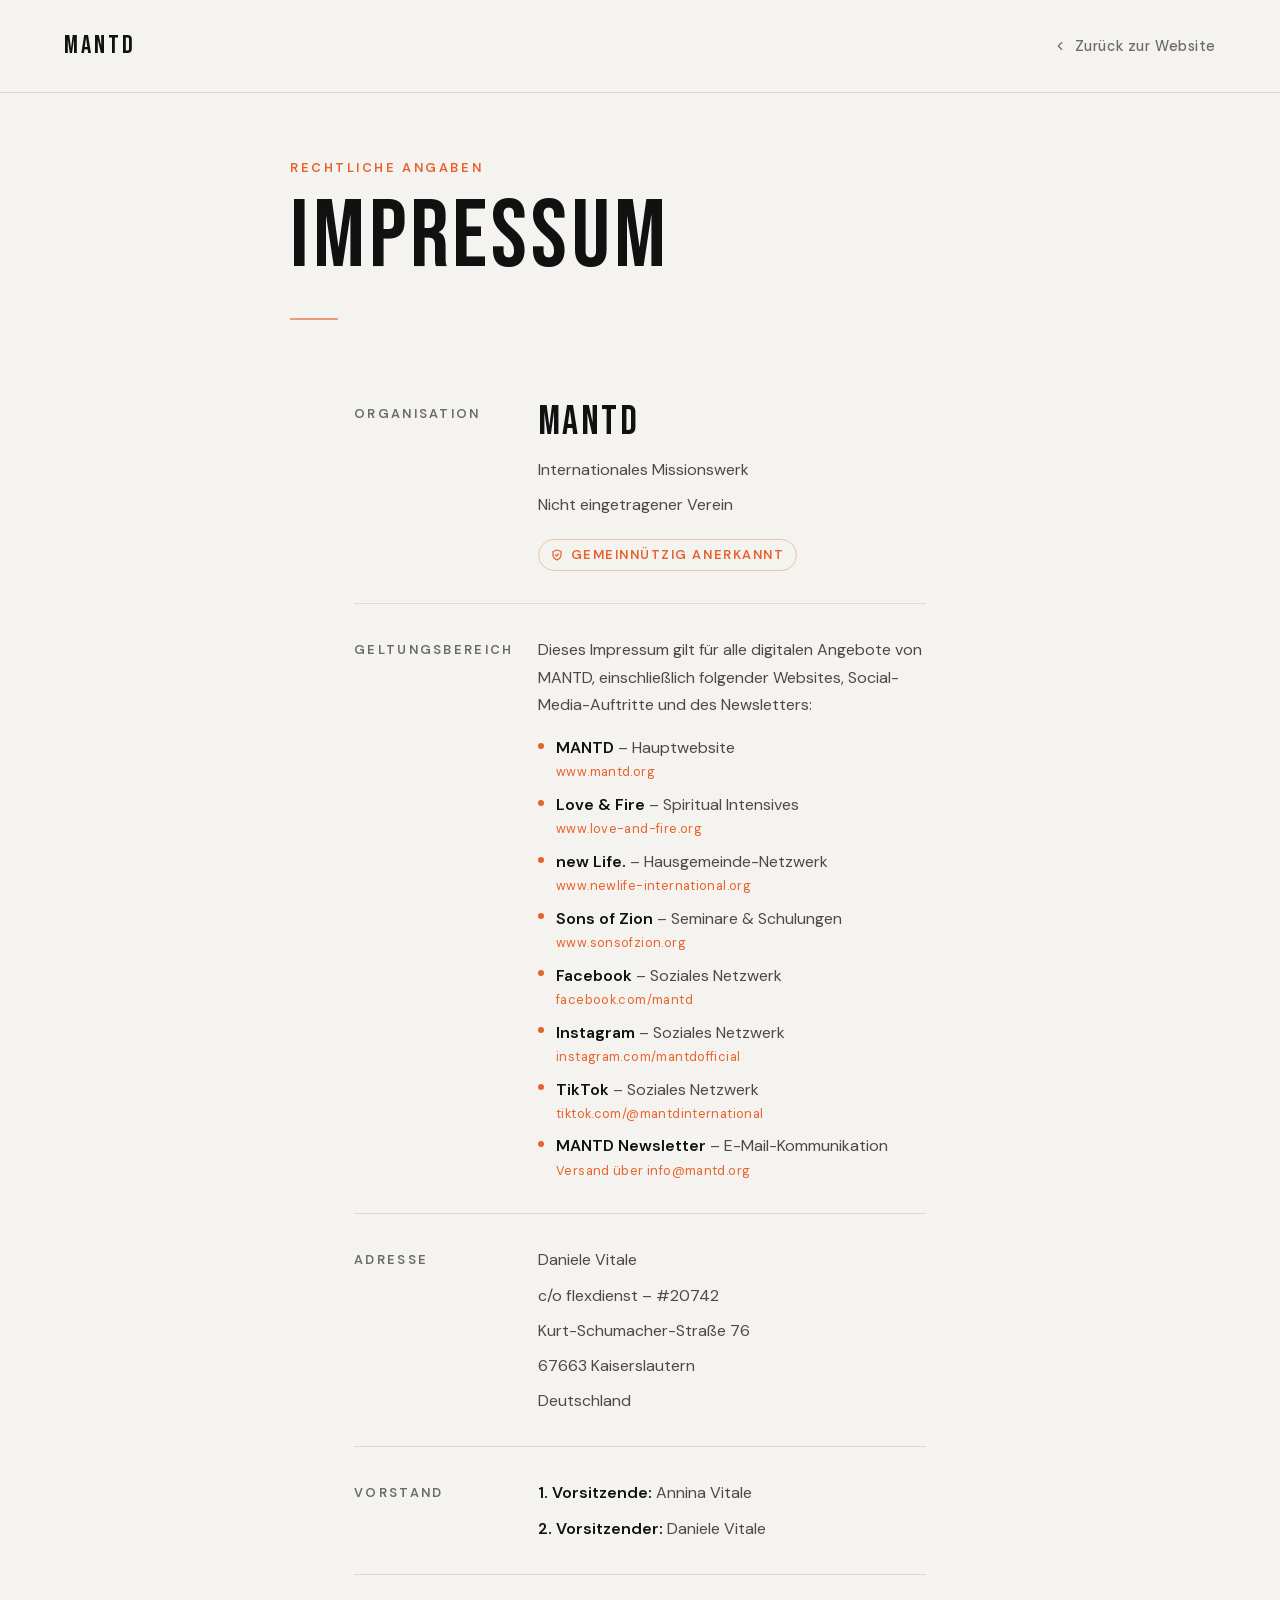
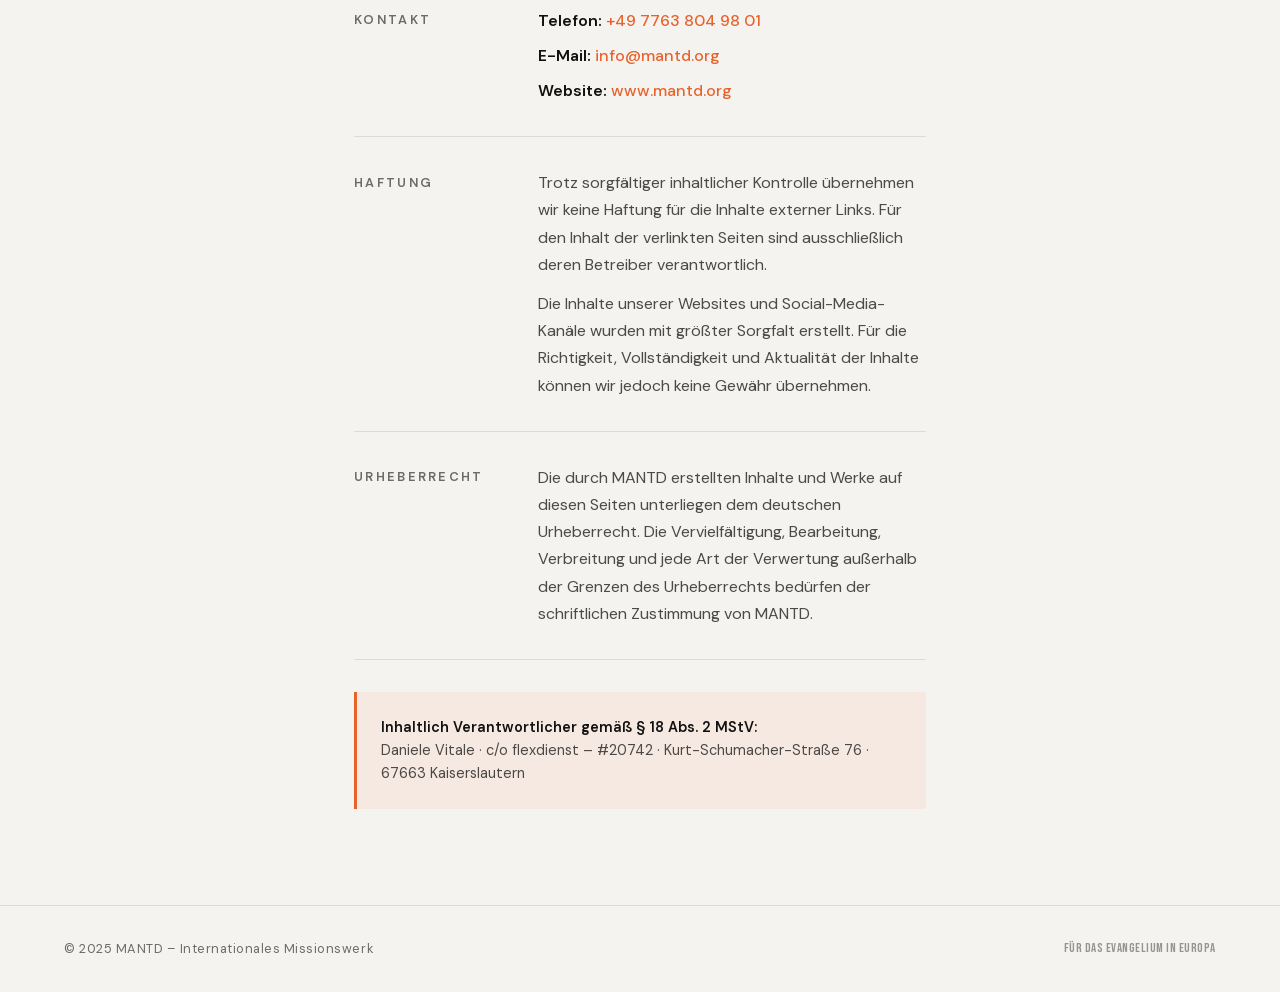
<file: impressum.html>
<!DOCTYPE html>
<html lang="de">

<head>
  <meta charset="UTF-8" />
  <meta name="viewport" content="width=device-width, initial-scale=1.0" />
  <title>Impressum – MANTD</title>
  <link rel="stylesheet" href="assets/fonts.css" />

  <style>
    *,
    *::before,
    *::after {
      box-sizing: border-box;
      margin: 0;
      padding: 0;
    }

    :root {
      --color-bg: #f5f3ef;
      --color-surface: #ffffff;
      --color-ink: #111111;
      --color-muted: #6b6b6b;
      --color-accent: #e8622c;
      --color-border: rgba(17, 17, 17, 0.1);
      --color-rule: rgba(17, 17, 17, 0.12);
      --color-accent-bg: rgba(232, 98, 44, 0.07);

      --font-display: 'Bebas Neue', sans-serif;
      --font-body: 'DM Sans', system-ui, sans-serif;

      --text-xs: clamp(0.7rem, 1.5vw, 0.8rem);
      --text-sm: clamp(0.825rem, 2vw, 0.9rem);
      --text-base: clamp(0.9rem, 2vw, 1rem);
      --text-lg: clamp(1rem, 2.5vw, 1.15rem);
      --text-xl: clamp(1.25rem, 3vw, 1.5rem);
      --text-2xl: clamp(1.75rem, 5vw, 2.5rem);
      --text-hero: clamp(3rem, 9vw, 6rem);

      --space-2: 0.5rem;
      --space-3: 0.75rem;
      --space-4: 1rem;
      --space-6: 1.5rem;
      --space-8: 2rem;
      --space-12: 3rem;
      --space-16: 4rem;
      --space-24: 6rem;

      --container: 700px;
      --radius: 2px;
    }

    html {
      scroll-behavior: smooth;
    }

    body {
      background-color: var(--color-bg);
      color: var(--color-ink);
      font-family: var(--font-body);
      font-size: var(--text-base);
      font-weight: 400;
      line-height: 1.7;
      -webkit-font-smoothing: antialiased;
      min-height: 100vh;
    }

    /* ── Header ─────────────────────────────────────────── */
    .site-header {
      padding: var(--space-6) clamp(1.5rem, 6vw, 4rem);
      display: flex;
      align-items: center;
      justify-content: space-between;
      border-bottom: 1px solid var(--color-rule);
      background: var(--color-bg);
    }

    .logo {
      font-family: var(--font-display);
      font-size: 1.6rem;
      letter-spacing: 0.12em;
      color: var(--color-ink);
      text-decoration: none;
    }

    .logo span {
      color: var(--color-accent);
    }

    .back-link {
      font-size: var(--text-sm);
      font-weight: 500;
      color: var(--color-muted);
      text-decoration: none;
      letter-spacing: 0.04em;
      display: flex;
      align-items: center;
      gap: var(--space-2);
      transition: color 0.2s ease;
    }

    .back-link:hover {
      color: var(--color-accent);
    }

    .back-link svg {
      width: 14px;
      height: 14px;
      transition: transform 0.2s ease;
    }

    .back-link:hover svg {
      transform: translateX(-3px);
    }

    /* ── Hero ────────────────────────────────────────────── */
    .hero {
      padding: var(--space-16) clamp(1.5rem, 6vw, 4rem) var(--space-12);
      max-width: calc(var(--container) + clamp(3rem, 12vw, 8rem));
      margin-inline: auto;
      animation: fadeUp 0.6s cubic-bezier(0.16, 1, 0.3, 1) both;
    }

    .hero__label {
      font-family: var(--font-body);
      font-size: var(--text-xs);
      font-weight: 600;
      letter-spacing: 0.2em;
      text-transform: uppercase;
      color: var(--color-accent);
      margin-bottom: var(--space-3);
    }

    .hero__title {
      font-family: var(--font-display);
      font-size: var(--text-hero);
      font-weight: 400;
      line-height: 1;
      letter-spacing: 0.04em;
      color: var(--color-ink);
    }

    .hero__title span {
      color: var(--color-accent);
    }

    .hero__rule {
      margin-top: var(--space-8);
      border: none;
      border-top: 2px solid var(--color-accent);
      width: 48px;
      opacity: 0.6;
    }

    /* ── Content ─────────────────────────────────────────── */
    .content {
      max-width: var(--container);
      margin-inline: auto;
      padding: 0 clamp(1.5rem, 6vw, 4rem) var(--space-24);
    }

    /* ── Block ───────────────────────────────────────────── */
    .block {
      padding: var(--space-8) 0;
      border-bottom: 1px solid var(--color-border);
      display: grid;
      grid-template-columns: 160px 1fr;
      gap: var(--space-6);
      animation: fadeUp 0.6s cubic-bezier(0.16, 1, 0.3, 1) both;
    }

    .block:nth-child(1) {
      animation-delay: 60ms;
    }

    .block:nth-child(2) {
      animation-delay: 120ms;
    }

    .block:nth-child(3) {
      animation-delay: 180ms;
    }

    .block:nth-child(4) {
      animation-delay: 240ms;
    }

    .block:nth-child(5) {
      animation-delay: 300ms;
    }

    .block:nth-child(6) {
      animation-delay: 360ms;
    }

    .block:nth-child(7) {
      animation-delay: 420ms;
    }

    .block:nth-child(8) {
      animation-delay: 480ms;
    }

    .block:last-child {
      border-bottom: none;
    }

    .block__label {
      font-family: var(--font-body);
      font-size: var(--text-xs);
      font-weight: 600;
      letter-spacing: 0.18em;
      text-transform: uppercase;
      color: var(--color-muted);
      padding-top: 0.2em;
    }

    .block__body {
      font-size: var(--text-base);
    }

    .block__body h3 {
      font-family: var(--font-display);
      font-size: var(--text-2xl);
      font-weight: 400;
      letter-spacing: 0.06em;
      line-height: 1.1;
      margin-bottom: var(--space-3);
      color: var(--color-ink);
    }

    .block__body p {
      color: color-mix(in srgb, var(--color-ink) 75%, transparent);
      margin-bottom: var(--space-2);
    }

    .block__body p:last-child {
      margin-bottom: 0;
    }

    .block__body strong {
      font-weight: 600;
      color: var(--color-ink);
    }

    .block__body a {
      color: var(--color-accent);
      text-decoration: none;
      font-weight: 500;
      position: relative;
    }

    .block__body a::after {
      content: '';
      position: absolute;
      bottom: -1px;
      left: 0;
      width: 0;
      height: 1px;
      background: currentColor;
      transition: width 0.25s cubic-bezier(0.65, 0, 0.35, 1);
    }

    .block__body a:hover::after {
      width: 100%;
    }

    /* ── Scope list (Geltungsbereich) ────────────────────── */
    .scope-list {
      list-style: none;
      margin-top: var(--space-4);
      display: flex;
      flex-direction: column;
      gap: var(--space-2);
    }

    .scope-list li {
      display: flex;
      align-items: flex-start;
      gap: var(--space-3);
      color: color-mix(in srgb, var(--color-ink) 75%, transparent);
      font-size: var(--text-base);
    }

    .scope-list li::before {
      content: '';
      display: block;
      width: 6px;
      height: 6px;
      border-radius: 50%;
      background: var(--color-accent);
      margin-top: 0.55em;
      flex-shrink: 0;
    }

    .scope-list .scope-url {
      font-size: var(--text-xs);
      color: var(--color-accent);
      display: block;
      letter-spacing: 0.03em;
    }

    /* ── Badge ───────────────────────────────────────────── */
    .badge {
      display: inline-flex;
      align-items: center;
      gap: var(--space-2);
      font-family: var(--font-body);
      font-size: var(--text-xs);
      font-weight: 600;
      letter-spacing: 0.12em;
      text-transform: uppercase;
      color: var(--color-accent);
      border: 1px solid color-mix(in srgb, var(--color-accent) 35%, transparent);
      padding: 0.35em 0.9em;
      border-radius: 999px;
      margin-top: var(--space-3);
    }

    .badge svg {
      width: 12px;
      height: 12px;
      flex-shrink: 0;
    }

    /* ── Notice ──────────────────────────────────────────── */
    .notice {
      margin-top: var(--space-8);
      padding: var(--space-6);
      background: var(--color-accent-bg);
      border-left: 3px solid var(--color-accent);
      border-radius: 0 var(--radius) var(--radius) 0;
    }

    .notice p {
      font-size: var(--text-sm);
      color: color-mix(in srgb, var(--color-ink) 75%, transparent);
      line-height: 1.6;
    }

    .notice strong {
      color: var(--color-ink);
      font-weight: 600;
    }

    /* ── Footer ──────────────────────────────────────────── */
    .site-footer {
      border-top: 1px solid var(--color-rule);
      padding: var(--space-8) clamp(1.5rem, 6vw, 4rem);
      display: flex;
      align-items: center;
      justify-content: space-between;
      flex-wrap: wrap;
      gap: var(--space-4);
    }

    .site-footer p {
      font-size: var(--text-xs);
      color: var(--color-muted);
      letter-spacing: 0.04em;
    }

    .footer-tagline {
      font-family: var(--font-display);
      font-size: 1rem;
      letter-spacing: 0.1em;
      color: var(--color-accent);
      opacity: 0.7;
    }

    /* ── Animations ──────────────────────────────────────── */
    @keyframes fadeUp {
      from {
        opacity: 0;
        transform: translateY(1.2rem);
      }

      to {
        opacity: 1;
        transform: translateY(0);
      }
    }

    /* ── Responsive ──────────────────────────────────────── */
    @media (max-width: 600px) {
      .block {
        grid-template-columns: 1fr;
        gap: var(--space-2);
      }

      .block__label {
        font-size: 0.65rem;
      }

      .site-header {
        flex-direction: column;
        align-items: flex-start;
        gap: var(--space-3);
      }
    }
  </style>
</head>

<body>

  <header class="site-header">
    <a href="https://www.mantd.org" class="logo">MANTD</a>
    <a href="https://www.mantd.org" class="back-link">
      <svg viewBox="0 0 24 24" fill="none" stroke="currentColor" stroke-width="2" stroke-linecap="round"
        stroke-linejoin="round">
        <polyline points="15 18 9 12 15 6" />
      </svg>
      Zurück zur Website
    </a>
  </header>

  <section class="hero">
    <p class="hero__label">Rechtliche Angaben</p>
    <h1 class="hero__title">IMPRESSUM</h1>
    <hr class="hero__rule" />
  </section>

  <main class="content">

    <!-- Organisation -->
    <div class="block">
      <p class="block__label">Organisation</p>
      <div class="block__body">
        <h3>MANTD</h3>
        <p>Internationales Missionswerk</p>
        <p>Nicht eingetragener Verein</p>
        <span class="badge">
          <svg viewBox="0 0 24 24" fill="none" stroke="currentColor" stroke-width="2.5" stroke-linecap="round"
            stroke-linejoin="round">
            <path d="M12 22s8-4 8-10V5l-8-3-8 3v7c0 6 8 10 8 10z" />
            <polyline points="9 12 11 14 15 10" />
          </svg>
          Gemeinnützig anerkannt
        </span>
      </div>
    </div>

    <!-- Geltungsbereich -->
    <div class="block">
      <p class="block__label">Geltungs­bereich</p>
      <div class="block__body">
        <p>Dieses Impressum gilt für alle digitalen Angebote von MANTD, einschließlich folgender Websites,
          Social-Media-Auftritte und des Newsletters:</p>
        <ul class="scope-list">
          <li>
            <div>
              <strong>MANTD</strong> – Hauptwebsite
              <span class="scope-url">www.mantd.org</span>
            </div>
          </li>
          <li>
            <div>
              <strong>Love &amp; Fire</strong> – Spiritual Intensives
              <span class="scope-url">www.love-and-fire.org</span>
            </div>
          </li>
          <li>
            <div>
              <strong>new Life.</strong> – Hausgemeinde-Netzwerk
              <span class="scope-url">www.newlife-international.org</span>
            </div>
          </li>
          <li>
            <div>
              <strong>Sons of Zion</strong> – Seminare &amp; Schulungen
              <span class="scope-url">www.sonsofzion.org</span>
            </div>
          </li>
          <li>
            <div>
              <strong>Facebook</strong> – Soziales Netzwerk
              <span class="scope-url">facebook.com/mantd</span>
            </div>
          </li>
          <li>
            <div>
              <strong>Instagram</strong> – Soziales Netzwerk
              <span class="scope-url">instagram.com/mantdofficial</span>
            </div>
          </li>
          <li>
            <div>
              <strong>TikTok</strong> – Soziales Netzwerk
              <span class="scope-url">tiktok.com/@mantdinternational</span>
            </div>
          </li>
          <li>
            <div>
              <strong>MANTD Newsletter</strong> – E-Mail-Kommunikation
              <span class="scope-url">Versand über info@mantd.org</span>
            </div>
          </li>
        </ul>
      </div>
    </div>

    <!-- Adresse -->
    <div class="block">
      <p class="block__label">Adresse</p>
      <div class="block__body">
        <p>Daniele Vitale</p>
        <p>c/o flexdienst – #20742</p>
        <p>Kurt-Schumacher-Straße 76</p>
        <p>67663 Kaiserslautern</p>
        <p>Deutschland</p>
      </div>
    </div>

    <!-- Vorstand -->
    <div class="block">
      <p class="block__label">Vorstand</p>
      <div class="block__body">
        <p><strong>1. Vorsitzende:</strong> Annina Vitale</p>
        <p><strong>2. Vorsitzender:</strong> Daniele Vitale</p>
      </div>
    </div>

    <!-- Kontakt -->
    <div class="block">
      <p class="block__label">Kontakt</p>
      <div class="block__body">
        <p><strong>Telefon:</strong> <a href="tel:+4977638049801">+49 7763 804 98 01</a></p>
        <p><strong>E-Mail:</strong> <a href="mailto:info@mantd.org">info@mantd.org</a></p>
        <p><strong>Website:</strong> <a href="https://www.mantd.org" target="_blank" rel="noopener">www.mantd.org</a>
        </p>
      </div>
    </div>

    <!-- Haftung -->
    <div class="block">
      <p class="block__label">Haftung</p>
      <div class="block__body">
        <p>Trotz sorgfältiger inhaltlicher Kontrolle übernehmen wir keine Haftung für die Inhalte externer Links. Für
          den Inhalt der verlinkten Seiten sind ausschließlich deren Betreiber verantwortlich.</p>
        <p style="margin-top: var(--space-3);">Die Inhalte unserer Websites und Social-Media-Kanäle wurden mit größter
          Sorgfalt erstellt. Für die Richtigkeit, Vollständigkeit und Aktualität der Inhalte können wir jedoch keine
          Gewähr übernehmen.</p>
      </div>
    </div>

    <!-- Urheberrecht -->
    <div class="block">
      <p class="block__label">Urheberrecht</p>
      <div class="block__body">
        <p>Die durch MANTD erstellten Inhalte und Werke auf diesen Seiten unterliegen dem deutschen Urheberrecht. Die
          Vervielfältigung, Bearbeitung, Verbreitung und jede Art der Verwertung außerhalb der Grenzen des Urheberrechts
          bedürfen der schriftlichen Zustimmung von MANTD.</p>
      </div>
    </div>

    <div class="notice">
      <p>
        <strong>Inhaltlich Verantwortlicher gemäß § 18 Abs. 2 MStV:</strong><br />
        Daniele Vitale · c/o flexdienst – #20742 · Kurt-Schumacher-Straße 76 · 67663 Kaiserslautern
      </p>
    </div>

  </main>

  <footer class="site-footer">
    <p>© 2025 MANTD – Internationales Missionswerk</p>
    <p class="footer-tagline">FÜR DAS EVANGELIUM IN EUROPA</p>
  </footer>

</body>

</html>
</file>
<file: assets/fonts.css>
/* latin-ext */
@font-face {
  font-family: 'Bebas Neue';
  font-style: normal;
  font-weight: 400;
  font-display: swap;
  src: url(./fonts/bebasneue-JTUSjIg69CK48gW7PXoo9WdhyyTh89ZNpQ.woff2) format('woff2');
  unicode-range: U+0100-02BA, U+02BD-02C5, U+02C7-02CC, U+02CE-02D7, U+02DD-02FF, U+0304, U+0308, U+0329, U+1D00-1DBF, U+1E00-1E9F, U+1EF2-1EFF, U+2020, U+20A0-20AB, U+20AD-20C0, U+2113, U+2C60-2C7F, U+A720-A7FF;
}
/* latin */
@font-face {
  font-family: 'Bebas Neue';
  font-style: normal;
  font-weight: 400;
  font-display: swap;
  src: url(./fonts/bebasneue-JTUSjIg69CK48gW7PXoo9WlhyyTh89Y.woff2) format('woff2');
  unicode-range: U+0000-00FF, U+0131, U+0152-0153, U+02BB-02BC, U+02C6, U+02DA, U+02DC, U+0304, U+0308, U+0329, U+2000-206F, U+20AC, U+2122, U+2191, U+2193, U+2212, U+2215, U+FEFF, U+FFFD;
}
/* cyrillic-ext */
@font-face {
  font-family: 'Caveat';
  font-style: normal;
  font-weight: 400;
  font-display: swap;
  src: url(./fonts/caveat-Wnz6HAc5bAfYB2Q7azYYiAzcPDKo.woff2) format('woff2');
  unicode-range: U+0460-052F, U+1C80-1C8A, U+20B4, U+2DE0-2DFF, U+A640-A69F, U+FE2E-FE2F;
}
/* cyrillic */
@font-face {
  font-family: 'Caveat';
  font-style: normal;
  font-weight: 400;
  font-display: swap;
  src: url(./fonts/caveat-Wnz6HAc5bAfYB2Q7YjYYiAzcPDKo.woff2) format('woff2');
  unicode-range: U+0301, U+0400-045F, U+0490-0491, U+04B0-04B1, U+2116;
}
/* latin-ext */
@font-face {
  font-family: 'Caveat';
  font-style: normal;
  font-weight: 400;
  font-display: swap;
  src: url(./fonts/caveat-Wnz6HAc5bAfYB2Q7aDYYiAzcPDKo.woff2) format('woff2');
  unicode-range: U+0100-02BA, U+02BD-02C5, U+02C7-02CC, U+02CE-02D7, U+02DD-02FF, U+0304, U+0308, U+0329, U+1D00-1DBF, U+1E00-1E9F, U+1EF2-1EFF, U+2020, U+20A0-20AB, U+20AD-20C0, U+2113, U+2C60-2C7F, U+A720-A7FF;
}
/* latin */
@font-face {
  font-family: 'Caveat';
  font-style: normal;
  font-weight: 400;
  font-display: swap;
  src: url(./fonts/caveat-Wnz6HAc5bAfYB2Q7ZjYYiAzcPA.woff2) format('woff2');
  unicode-range: U+0000-00FF, U+0131, U+0152-0153, U+02BB-02BC, U+02C6, U+02DA, U+02DC, U+0304, U+0308, U+0329, U+2000-206F, U+20AC, U+2122, U+2191, U+2193, U+2212, U+2215, U+FEFF, U+FFFD;
}
/* cyrillic-ext */
@font-face {
  font-family: 'Caveat';
  font-style: normal;
  font-weight: 600;
  font-display: swap;
  src: url(./fonts/caveat-Wnz6HAc5bAfYB2Q7azYYiAzcPDKo.woff2) format('woff2');
  unicode-range: U+0460-052F, U+1C80-1C8A, U+20B4, U+2DE0-2DFF, U+A640-A69F, U+FE2E-FE2F;
}
/* cyrillic */
@font-face {
  font-family: 'Caveat';
  font-style: normal;
  font-weight: 600;
  font-display: swap;
  src: url(./fonts/caveat-Wnz6HAc5bAfYB2Q7YjYYiAzcPDKo.woff2) format('woff2');
  unicode-range: U+0301, U+0400-045F, U+0490-0491, U+04B0-04B1, U+2116;
}
/* latin-ext */
@font-face {
  font-family: 'Caveat';
  font-style: normal;
  font-weight: 600;
  font-display: swap;
  src: url(./fonts/caveat-Wnz6HAc5bAfYB2Q7aDYYiAzcPDKo.woff2) format('woff2');
  unicode-range: U+0100-02BA, U+02BD-02C5, U+02C7-02CC, U+02CE-02D7, U+02DD-02FF, U+0304, U+0308, U+0329, U+1D00-1DBF, U+1E00-1E9F, U+1EF2-1EFF, U+2020, U+20A0-20AB, U+20AD-20C0, U+2113, U+2C60-2C7F, U+A720-A7FF;
}
/* latin */
@font-face {
  font-family: 'Caveat';
  font-style: normal;
  font-weight: 600;
  font-display: swap;
  src: url(./fonts/caveat-Wnz6HAc5bAfYB2Q7ZjYYiAzcPA.woff2) format('woff2');
  unicode-range: U+0000-00FF, U+0131, U+0152-0153, U+02BB-02BC, U+02C6, U+02DA, U+02DC, U+0304, U+0308, U+0329, U+2000-206F, U+20AC, U+2122, U+2191, U+2193, U+2212, U+2215, U+FEFF, U+FFFD;
}
/* latin-ext */
@font-face {
  font-family: 'DM Sans';
  font-style: italic;
  font-weight: 400;
  font-display: swap;
  src: url(./fonts/dmsans-rP2rp2ywxg089UriCZaSExd86J3t9jz86Mvy4qCRAL19DksVat-JDV36TGcro9o45zyRbg.woff2) format('woff2');
  unicode-range: U+0100-02BA, U+02BD-02C5, U+02C7-02CC, U+02CE-02D7, U+02DD-02FF, U+0304, U+0308, U+0329, U+1D00-1DBF, U+1E00-1E9F, U+1EF2-1EFF, U+2020, U+20A0-20AB, U+20AD-20C0, U+2113, U+2C60-2C7F, U+A720-A7FF;
}
/* latin */
@font-face {
  font-family: 'DM Sans';
  font-style: italic;
  font-weight: 400;
  font-display: swap;
  src: url(./fonts/dmsans-rP2rp2ywxg089UriCZaSExd86J3t9jz86Mvy4qCRAL19DksVat-JDV30TGcro9o45zw.woff2) format('woff2');
  unicode-range: U+0000-00FF, U+0131, U+0152-0153, U+02BB-02BC, U+02C6, U+02DA, U+02DC, U+0304, U+0308, U+0329, U+2000-206F, U+20AC, U+2122, U+2191, U+2193, U+2212, U+2215, U+FEFF, U+FFFD;
}
/* latin-ext */
@font-face {
  font-family: 'DM Sans';
  font-style: normal;
  font-weight: 300;
  font-display: swap;
  src: url(./fonts/dmsans-rP2Yp2ywxg089UriI5-g4vlH9VoD8Cmcqbu6-K6z9mXgjU0.woff2) format('woff2');
  unicode-range: U+0100-02BA, U+02BD-02C5, U+02C7-02CC, U+02CE-02D7, U+02DD-02FF, U+0304, U+0308, U+0329, U+1D00-1DBF, U+1E00-1E9F, U+1EF2-1EFF, U+2020, U+20A0-20AB, U+20AD-20C0, U+2113, U+2C60-2C7F, U+A720-A7FF;
}
/* latin */
@font-face {
  font-family: 'DM Sans';
  font-style: normal;
  font-weight: 300;
  font-display: swap;
  src: url(./fonts/dmsans-rP2Yp2ywxg089UriI5-g4vlH9VoD8Cmcqbu0-K6z9mXg.woff2) format('woff2');
  unicode-range: U+0000-00FF, U+0131, U+0152-0153, U+02BB-02BC, U+02C6, U+02DA, U+02DC, U+0304, U+0308, U+0329, U+2000-206F, U+20AC, U+2122, U+2191, U+2193, U+2212, U+2215, U+FEFF, U+FFFD;
}
/* latin-ext */
@font-face {
  font-family: 'DM Sans';
  font-style: normal;
  font-weight: 400;
  font-display: swap;
  src: url(./fonts/dmsans-rP2Yp2ywxg089UriI5-g4vlH9VoD8Cmcqbu6-K6z9mXgjU0.woff2) format('woff2');
  unicode-range: U+0100-02BA, U+02BD-02C5, U+02C7-02CC, U+02CE-02D7, U+02DD-02FF, U+0304, U+0308, U+0329, U+1D00-1DBF, U+1E00-1E9F, U+1EF2-1EFF, U+2020, U+20A0-20AB, U+20AD-20C0, U+2113, U+2C60-2C7F, U+A720-A7FF;
}
/* latin */
@font-face {
  font-family: 'DM Sans';
  font-style: normal;
  font-weight: 400;
  font-display: swap;
  src: url(./fonts/dmsans-rP2Yp2ywxg089UriI5-g4vlH9VoD8Cmcqbu0-K6z9mXg.woff2) format('woff2');
  unicode-range: U+0000-00FF, U+0131, U+0152-0153, U+02BB-02BC, U+02C6, U+02DA, U+02DC, U+0304, U+0308, U+0329, U+2000-206F, U+20AC, U+2122, U+2191, U+2193, U+2212, U+2215, U+FEFF, U+FFFD;
}
/* latin-ext */
@font-face {
  font-family: 'DM Sans';
  font-style: normal;
  font-weight: 500;
  font-display: swap;
  src: url(./fonts/dmsans-rP2Yp2ywxg089UriI5-g4vlH9VoD8Cmcqbu6-K6z9mXgjU0.woff2) format('woff2');
  unicode-range: U+0100-02BA, U+02BD-02C5, U+02C7-02CC, U+02CE-02D7, U+02DD-02FF, U+0304, U+0308, U+0329, U+1D00-1DBF, U+1E00-1E9F, U+1EF2-1EFF, U+2020, U+20A0-20AB, U+20AD-20C0, U+2113, U+2C60-2C7F, U+A720-A7FF;
}
/* latin */
@font-face {
  font-family: 'DM Sans';
  font-style: normal;
  font-weight: 500;
  font-display: swap;
  src: url(./fonts/dmsans-rP2Yp2ywxg089UriI5-g4vlH9VoD8Cmcqbu0-K6z9mXg.woff2) format('woff2');
  unicode-range: U+0000-00FF, U+0131, U+0152-0153, U+02BB-02BC, U+02C6, U+02DA, U+02DC, U+0304, U+0308, U+0329, U+2000-206F, U+20AC, U+2122, U+2191, U+2193, U+2212, U+2215, U+FEFF, U+FFFD;
}
/* latin-ext */
@font-face {
  font-family: 'DM Sans';
  font-style: normal;
  font-weight: 600;
  font-display: swap;
  src: url(./fonts/dmsans-rP2Yp2ywxg089UriI5-g4vlH9VoD8Cmcqbu6-K6z9mXgjU0.woff2) format('woff2');
  unicode-range: U+0100-02BA, U+02BD-02C5, U+02C7-02CC, U+02CE-02D7, U+02DD-02FF, U+0304, U+0308, U+0329, U+1D00-1DBF, U+1E00-1E9F, U+1EF2-1EFF, U+2020, U+20A0-20AB, U+20AD-20C0, U+2113, U+2C60-2C7F, U+A720-A7FF;
}
/* latin */
@font-face {
  font-family: 'DM Sans';
  font-style: normal;
  font-weight: 600;
  font-display: swap;
  src: url(./fonts/dmsans-rP2Yp2ywxg089UriI5-g4vlH9VoD8Cmcqbu0-K6z9mXg.woff2) format('woff2');
  unicode-range: U+0000-00FF, U+0131, U+0152-0153, U+02BB-02BC, U+02C6, U+02DA, U+02DC, U+0304, U+0308, U+0329, U+2000-206F, U+20AC, U+2122, U+2191, U+2193, U+2212, U+2215, U+FEFF, U+FFFD;
}
/* latin-ext */
@font-face {
  font-family: 'DM Sans';
  font-style: normal;
  font-weight: 700;
  font-display: swap;
  src: url(./fonts/dmsans-rP2Yp2ywxg089UriI5-g4vlH9VoD8Cmcqbu6-K6z9mXgjU0.woff2) format('woff2');
  unicode-range: U+0100-02BA, U+02BD-02C5, U+02C7-02CC, U+02CE-02D7, U+02DD-02FF, U+0304, U+0308, U+0329, U+1D00-1DBF, U+1E00-1E9F, U+1EF2-1EFF, U+2020, U+20A0-20AB, U+20AD-20C0, U+2113, U+2C60-2C7F, U+A720-A7FF;
}
/* latin */
@font-face {
  font-family: 'DM Sans';
  font-style: normal;
  font-weight: 700;
  font-display: swap;
  src: url(./fonts/dmsans-rP2Yp2ywxg089UriI5-g4vlH9VoD8Cmcqbu0-K6z9mXg.woff2) format('woff2');
  unicode-range: U+0000-00FF, U+0131, U+0152-0153, U+02BB-02BC, U+02C6, U+02DA, U+02DC, U+0304, U+0308, U+0329, U+2000-206F, U+20AC, U+2122, U+2191, U+2193, U+2212, U+2215, U+FEFF, U+FFFD;
}
</file>
<file: style.css>
/* ========== RESET & BASE ========== */
*,
*::before,
*::after {
  margin: 0;
  padding: 0;
  box-sizing: border-box;
  -webkit-tap-highlight-color: transparent;
}

:root {
  --color-base: #0a0a0a;
  --color-surface: #111111;
  --color-surface-2: #1a1a1a;
  --color-accent: #e8622c;
  --color-accent-blue: #1a7bff;
  --color-accent-pink: #d63384;
  --color-gold: #c9a84c;
  --color-red: #e60000;
  --color-text: #f0ede8;
  --color-muted: #8a8a8a;
  --color-border: rgba(240, 237, 232, 0.1);
  --color-hover: rgba(232, 98, 44, 0.15);

  --font-display: 'Bebas Neue', sans-serif;
  --font-body: 'DM Sans', sans-serif;
  --font-script: 'Caveat', cursive;

  --text-xs: clamp(0.75rem, 1.5vw, 0.875rem);
  --text-sm: clamp(0.875rem, 2vw, 1rem);
  --text-base: clamp(1rem, 2.5vw, 1.125rem);
  --text-lg: clamp(1.125rem, 3vw, 1.5rem);
  --text-xl: clamp(1.5rem, 4vw, 2rem);
  --text-2xl: clamp(2rem, 5vw, 3rem);
  --text-3xl: clamp(2.5rem, 6vw, 4rem);
  --text-hero: clamp(3.5rem, 10vw, 9rem);

  --space-1: 0.25rem;
  --space-2: 0.5rem;
  --space-3: 0.75rem;
  --space-4: 1rem;
  --space-6: 1.5rem;
  --space-8: 2rem;
  --space-12: 3rem;
  --space-16: 4rem;
  --space-24: 6rem;
  --space-32: 8rem;
  --section-padding: clamp(3.5rem, 10vw, 10rem);
}

html {
  scroll-behavior: smooth;
}

body {
  font-family: var(--font-body);
  background: var(--color-base);
  color: var(--color-text);
  line-height: 1.6;
  overflow-x: hidden;
  -webkit-font-smoothing: antialiased;
}

img {
  max-width: 100%;
  height: auto;
  display: block;
}

a {
  color: inherit;
  text-decoration: none;
}

button {
  font-family: inherit;
  cursor: pointer;
  border: none;
  background: none;
  color: inherit;
  touch-action: manipulation; /* Eliminiert 300ms Delay auf Mobile */
}

/* Safe Area Support für moderne Smartphones */
:root {
  --safe-area-bottom: env(safe-area-inset-bottom, 0px);
}

.container {
  width: 100%;
  max-width: 1280px;
  margin-inline: auto;
  padding-inline: clamp(1.25rem, 5vw, 4rem);
}

/* ========== SECTION LABEL ========== */
.section-label {
  font-family: var(--font-body);
  font-size: var(--text-xs);
  font-weight: 600;
  text-transform: uppercase;
  letter-spacing: 0.2em;
  color: var(--color-accent);
  margin-bottom: var(--space-6);
}

.section-heading {
  font-family: var(--font-display);
  font-size: var(--text-3xl);
  line-height: 1.05;
  letter-spacing: 0.02em;
  text-transform: uppercase;
}

.section-heading span {
  display: inline-block;
}

/* ========== NAVIGATION ========== */
.nav {
  position: fixed;
  top: 0;
  left: 0;
  right: 0;
  z-index: 1000;
  padding: var(--space-4) 0;
  background: rgba(10, 10, 10, 0.92);
  backdrop-filter: blur(12px) saturate(160%);
  -webkit-backdrop-filter: blur(12px) saturate(160%);
  border-bottom: 1px solid rgba(240, 237, 232, 0.08);
  transition: background 0.4s, backdrop-filter 0.4s, border-color 0.4s;
}

.nav.scrolled {
  background: rgba(10, 10, 10, 0.92);
  backdrop-filter: blur(20px) saturate(180%);
  -webkit-backdrop-filter: blur(20px) saturate(180%);
  border-bottom: 1px solid rgba(240, 237, 232, 0.14);
}

.nav__inner {
  display: flex;
  align-items: center;
  justify-content: space-between;
}

.nav__logo {
  display: flex;
  align-items: center;
}

.nav__logo-img {
  height: 36px;
  width: auto;
  display: block;
  filter: brightness(1.1) drop-shadow(0 0 8px rgba(240, 237, 232, 0.15));
}

.nav__links {
  display: flex;
  align-items: center;
  gap: var(--space-8);
  list-style: none;
}

.nav__links a {
  font-size: var(--text-sm);
  font-weight: 500;
  color: #f0ede8;
  transition: color 0.3s, font-weight 0.15s;
  position: relative;
  letter-spacing: 0.02em;
}

.nav__links a::after {
  content: '';
  position: absolute;
  bottom: -4px;
  left: 0;
  width: 0;
  height: 2px;
  background: var(--color-accent);
  transition: width 0.3s cubic-bezier(0.65, 0, 0.35, 1);
}

@media (hover: hover) {
  .nav__links a:hover {
    color: #ffffff;
    text-shadow: 0 0 12px rgba(240, 237, 232, 0.3);
  }
}

@media (hover: hover) {
  .nav__links a:hover::after {
    width: 100%;
  }
}

.nav__cta {
  font-size: var(--text-sm);
  font-weight: 700;
  padding: 0.65em 1.6em;
  background: var(--color-accent);
  color: #ffffff;
  border-radius: 2px;
  letter-spacing: 0.04em;
  text-transform: uppercase;
  box-shadow: 0 2px 12px rgba(232, 98, 44, 0.35);
  transition: transform 0.3s cubic-bezier(0.34, 1.56, 0.64, 1), box-shadow 0.3s, background 0.3s;
}

@media (hover: hover) {
  .nav__cta:hover {
    transform: scale(1.05) translateY(-1px);
    background: #ff7a4a;
    box-shadow: 0 6px 24px rgba(232, 98, 44, 0.55);
  }
}

.nav__burger {
  display: none;
  flex-direction: column;
  justify-content: center;
  align-items: flex-end;
  gap: 6px;
  width: 44px;
  height: 44px;
  padding: 8px;
}

.nav__burger span {
  display: block;
  width: 24px;
  height: 2px;
  background: var(--color-text);
  transition: transform 0.3s, opacity 0.3s;
}

/* Alle Striche gleich breit für saubere X-Animation */

/* Mobile Menu */
.mobile-menu {
  display: none;
  position: fixed;
  inset: 0;
  z-index: 999;
  background: rgba(10, 10, 10, 0.97);
  backdrop-filter: blur(30px);
  flex-direction: column;
  align-items: center;
  justify-content: center;
  gap: var(--space-6);
  padding-bottom: var(--safe-area-bottom);
}

.mobile-menu.active {
  display: flex;
}

.mobile-menu a {
  font-family: var(--font-display);
  font-size: var(--text-2xl);
  letter-spacing: 0.05em;
  color: var(--color-text);
  transition: color 0.3s;
}

@media (hover: hover) {
  .mobile-menu a:hover {
    color: var(--color-accent);
  }
}

@media (max-width: 900px) {
  .nav__links {
    display: none;
  }

  .nav__burger {
    display: flex;
  }
}

/* ========== HERO ========== */
.hero {
  position: relative;
  min-height: 100svh;
  display: flex;
  align-items: flex-end;
  padding-bottom: var(--space-24);
  overflow: hidden;
}

.hero__bg {
  position: absolute;
  inset: 0;
  z-index: 0;
}

.hero__bg img {
  width: 100%;
  height: 100%;
  object-fit: cover;
  object-position: center 30%;
}

.hero__overlay {
  position: absolute;
  inset: 0;
  background: linear-gradient(to bottom, rgba(0, 0, 0, 0.3) 50%, rgba(0, 0, 0, 0.7) 100%);
  z-index: 1;
}

.hero__content {
  position: relative;
  z-index: 2;
  max-width: 800px;
}

.hero__title {
  font-family: var(--font-display);
  font-size: var(--text-hero);
  line-height: 0.92;
  letter-spacing: 0.02em;
  text-transform: uppercase;
  margin-bottom: var(--space-6);
}

.hero__title .accent {
  color: var(--color-accent);
}

.hero__subtitle {
  font-size: var(--text-lg);
  color: var(--color-text);
  max-width: 560px;
  margin-bottom: var(--space-8);
  font-weight: 300;
  line-height: 1.7;
}

.hero__scripture {
  font-family: var(--font-script);
  font-size: var(--text-xl);
  color: var(--color-accent);
  margin-bottom: var(--space-12);
  opacity: 0.9;
}

.hero__ctas {
  display: flex;
  gap: var(--space-4);
  flex-wrap: wrap;
}

/* ========== HERO CENTER LOGO ========== */
.hero__center-logo {
  position: absolute;
  inset: 0;
  display: flex;
  align-items: center;
  justify-content: center;
  z-index: 2;
}

.hero__big-logo {
  width: clamp(240px, 70vw, 720px);
  height: auto;
}

/* ========== HERO CONTENT SECTION ========== */
.hero-content-section {
  position: relative;
  min-height: 100vh;
  display: flex;
  align-items: center;
  overflow: hidden;
  z-index: 10;
  box-shadow: 0 -10px 30px rgba(0, 0, 0, 0.5);
}

.hero-content-section .hcs__bg {
  position: absolute;
  inset: 0;
  z-index: 0;
}

.hero-content-section .hcs__bg img {
  width: 100%;
  height: 100%;
  object-fit: cover;
  object-position: center;
}

.hero-content-section .hcs__overlay {
  position: absolute;
  inset: 0;
  background: linear-gradient(to bottom, rgba(0, 0, 0, 0.8) 0%, rgba(0, 0, 0, 0.9) 100%);
  z-index: 1;
}

.hero-content-section .hcs__content {
  position: relative;
  z-index: 2;
  width: 100%;
}

/* ========== BUTTONS ========== */
.btn {
  display: inline-flex;
  align-items: center;
  gap: 0.5em;
  font-size: var(--text-sm);
  font-weight: 600;
  padding: 0.85em 2em;
  border-radius: 2px;
  position: relative;
  overflow: hidden;
  isolation: isolate;
  transition: transform 0.3s cubic-bezier(0.34, 1.56, 0.64, 1), box-shadow 0.3s;
}

.btn::before {
  content: '';
  position: absolute;
  inset: 0;
  z-index: -1;
  transform: translateX(-101%);
  transition: transform 0.45s cubic-bezier(0.65, 0, 0.35, 1);
}

@media (hover: hover) {
  .btn:hover::before {
    transform: translateX(0);
  }
}

@media (hover: hover) {
  .btn:hover {
    transform: translateY(-2px);
  }
}

.btn:active {
  transform: translateY(0) scale(0.98); /* Sofortiges Feedback beim Tippen */
}

.btn--primary {
  background: var(--color-accent);
  color: var(--color-base);
}

.btn--primary::before {
  background: #ff7a4a;
}

@media (hover: hover) {
  .btn--primary:hover {
    box-shadow: 0 6px 30px rgba(232, 98, 44, 0.4);
  }
}

.btn--outline {
  border: 1px solid var(--color-border);
  color: var(--color-text);
  background: transparent;
}

.btn--outline::before {
  background: rgba(240, 237, 232, 0.08);
}

.btn--ghost {
  padding: 0.85em 0;
  color: var(--color-accent);
  font-weight: 500;
}

.btn--ghost .arrow {
  transition: transform 0.3s;
}

@media (hover: hover) {
  .btn--ghost:hover .arrow {
    transform: translateX(4px);
  }
}

/* ========== MARQUEE / TICKER ========== */
.ticker {
  padding: var(--space-12) 0;
  border-top: 1px solid var(--color-border);
  border-bottom: 1px solid var(--color-border);
  overflow: hidden;
  background: var(--color-surface);
}

.ticker__label {
  text-align: center;
  font-size: var(--text-xs);
  text-transform: uppercase;
  letter-spacing: 0.2em;
  color: var(--color-muted);
  margin-bottom: var(--space-8);
}

.ticker__track {
  display: flex;
  width: max-content;
  gap: var(--space-16);
  align-items: center;
}

.ticker__item {
  flex-shrink: 0;
  height: 50px;
  display: flex;
  align-items: center;
  opacity: 0.6;
  transition: opacity 0.4s;
  filter: brightness(0) invert(1);
}

@media (hover: hover) {
  .ticker__item:hover {
    opacity: 1;
  }
}

.ticker__item img {
  height: 100%;
  width: auto;
  object-fit: contain;
}

.ticker__item--text {
  font-family: var(--font-display);
  font-size: clamp(1.2rem, 2.5vw, 1.8rem);
  letter-spacing: 0.05em;
  white-space: nowrap;
  filter: none;
  color: var(--color-text);
}

.ticker__item--scripture {
  font-family: var(--font-script);
  font-size: clamp(2rem, 4vw, 3rem);
  white-space: nowrap;
  color: #ffffff;
  filter: none;
  padding-right: var(--space-8);
}

/* ========== VISION SECTION ========== */
.vision {
  padding: var(--section-padding) 0;
}

.vision__grid {
  display: grid;
  grid-template-columns: 1.618fr 1fr;
  gap: clamp(2rem, 5vw, 5rem);
  align-items: center;
}

.vision__text p {
  font-size: var(--text-lg);
  color: var(--color-muted);
  line-height: 1.8;
  margin-bottom: var(--space-8);
  font-weight: 300;
}

.vision__quote {
  font-family: var(--font-script);
  font-size: var(--text-xl);
  color: var(--color-accent);
  line-height: 1.5;
  padding-left: var(--space-6);
  border-left: 2px solid var(--color-accent);
  margin-bottom: var(--space-8);
}

.vision__image {
  position: relative;
  border-radius: 4px;
  overflow: hidden;
}

.vision__image img {
  width: 100%;
  height: 500px;
  object-fit: cover;
  filter: grayscale(30%);
  transition: filter 0.6s, transform 0.6s;
}

@media (hover: hover) {
  .vision__image:hover img {
    filter: grayscale(0%);
    transform: scale(1.03);
  }
}

@media (max-width: 768px) {
  .vision__grid {
    grid-template-columns: 1fr;
  }

  .vision__image {
    order: -1;
  }

  .vision__image img {
    height: 350px;
  }
}

/* ========== COUNTER SECTION ========== */
.counter {
  padding: var(--section-padding) 0;
  background: var(--color-surface);
  text-align: center;
  position: relative;
  overflow: hidden;
}

.counter::before {
  content: '';
  position: absolute;
  top: -50%;
  left: -20%;
  width: 60%;
  height: 200%;
  background: radial-gradient(ellipse, rgba(232, 98, 44, 0.06), transparent 70%);
  pointer-events: none;
}

.counter__heading {
  font-family: var(--font-display);
  font-size: var(--text-2xl);
  text-transform: uppercase;
  margin-bottom: var(--space-4);
}

.counter__sub {
  font-size: var(--text-base);
  color: var(--color-muted);
  max-width: 600px;
  margin: 0 auto var(--space-16);
  font-weight: 300;
}

.counter__grid {
  display: grid;
  grid-template-columns: 1fr 1fr;
  gap: var(--space-8);
  max-width: 700px;
  margin: 0 auto var(--space-12);
}

.counter__card {
  background: var(--color-surface-2);
  border: 1px solid var(--color-border);
  padding: var(--space-12) var(--space-8);
  border-radius: 4px;
  position: relative;
  overflow: hidden;
}

.counter__card::after {
  content: '';
  position: absolute;
  top: 0;
  left: 0;
  right: 0;
  height: 2px;
  background: linear-gradient(90deg, var(--color-accent), var(--color-accent-blue));
}

.counter__flag {
  font-size: 2.5rem;
  margin-bottom: var(--space-4);
}

.counter__number {
  font-family: var(--font-display);
  font-size: clamp(3rem, 8vw, 5rem);
  color: var(--color-text);
  line-height: 1;
  margin-bottom: var(--space-2);
}

.counter__label {
  font-size: var(--text-sm);
  color: var(--color-muted);
  text-transform: uppercase;
  letter-spacing: 0.15em;
}

@media (max-width: 500px) {
  .counter__grid {
    grid-template-columns: 1fr;
  }
}

/* ========== WERKE / SOLUTION ========== */
.werke {
  padding: var(--section-padding) 0;
}

.werke__intro {
  max-width: 700px;
  margin-bottom: var(--space-16);
}

.werke__intro p {
  font-size: var(--text-lg);
  color: var(--color-muted);
  font-weight: 300;
  line-height: 1.8;
}

.werke__tabs {
  display: flex;
  gap: var(--space-2);
  margin-bottom: var(--space-12);
  flex-wrap: wrap;
}

.werke__tab {
  font-size: var(--text-sm);
  font-weight: 500;
  padding: 0.7em 1.5em;
  border: 1px solid var(--color-border);
  border-radius: 2px;
  transition: all 0.3s;
  cursor: pointer;
}

.werke__tab.active {
  background: var(--color-accent);
  color: var(--color-base);
  border-color: var(--color-accent);
}

@media (hover: hover) {
  .werke__tab:hover {
    background: var(--color-accent);
    color: var(--color-base);
    border-color: var(--color-accent);
  }
}

.werke__panel {
  display: none;
}

.werke__panel.active {
  display: block;
}

.werke__card {
  display: grid;
  grid-template-columns: 1fr 1fr;
  gap: clamp(2rem, 5vw, 4rem);
  align-items: center;
}

.werke__card-image {
  border-radius: 4px;
  overflow: hidden;
  aspect-ratio: 4/3;
}

.werke__card-image img {
  width: 100%;
  height: 100%;
  object-fit: cover;
  transition: transform 0.6s;
}

@media (hover: hover) {
  .werke__card:hover .werke__card-image img {
    transform: scale(1.04);
  }
}

.werke__card-title {
  font-family: var(--font-display);
  font-size: var(--text-2xl);
  text-transform: uppercase;
  margin-bottom: var(--space-4);
}

.werke__card-desc {
  font-size: var(--text-base);
  color: var(--color-muted);
  line-height: 1.8;
  margin-bottom: var(--space-8);
  font-weight: 300;
}

.werke__card-logo {
  height: 60px;
  margin-bottom: var(--space-6);
  object-fit: contain;
}

@media (max-width: 768px) {
  .werke__card {
    grid-template-columns: 1fr;
    gap: var(--space-6);
  }

  .werke__card-image {
    aspect-ratio: 16/9;
  }
}

/* ========== FEATURES GRID ========== */
.features {
  padding: var(--section-padding) 0;
  background: var(--color-surface);
}

.features__grid {
  display: grid;
  grid-template-columns: repeat(3, 1fr);
  gap: var(--space-6);
  margin-top: var(--space-12);
}

.feature-card {
  padding: var(--space-8);
  background: var(--color-surface-2);
  border: 1px solid var(--color-border);
  border-radius: 4px;
  transition: transform 0.3s cubic-bezier(0.34, 1.56, 0.64, 1), border-color 0.3s;
}

@media (hover: hover) {
  .feature-card:hover {
    transform: translateY(-4px);
    border-color: rgba(232, 98, 44, 0.3);
  }
}

.feature-card__icon {
  font-size: 2rem;
  margin-bottom: var(--space-6);
  display: block;
}

.feature-card__icon--img {
  width: 2.5rem;
  height: 2.5rem;
  object-fit: contain;
}

.feature-card__title {
  font-family: var(--font-display);
  font-size: var(--text-xl);
  text-transform: uppercase;
  letter-spacing: 0.02em;
  margin-bottom: var(--space-3);
}

.feature-card__desc {
  font-size: var(--text-sm);
  color: var(--color-muted);
  line-height: 1.7;
  font-weight: 300;
}

@media (max-width: 1024px) {
  .features__grid {
    grid-template-columns: repeat(2, 1fr);
  }
}

@media (max-width: 768px) {
  .features__grid {
    grid-template-columns: 1fr;
  }
}

/* ========== KULTUR / TESTIMONIALS ========== */
.kultur {
  padding: var(--section-padding) 0;
}

.kultur__content {
  max-width: 800px;
  margin: 0 auto;
  text-align: center;
}

.kultur__list {
  display: grid;
  grid-template-columns: 1fr 1fr;
  gap: var(--space-4) var(--space-12);
  text-align: left;
  margin-top: var(--space-12);
  margin-bottom: var(--space-12);
}

.kultur__item {
  font-size: var(--text-sm);
  color: var(--color-muted);
  padding: var(--space-3) 0;
  border-bottom: 1px solid var(--color-border);
  display: flex;
  align-items: flex-start;
  gap: var(--space-3);
  line-height: 1.6;
}

.kultur__item::before {
  content: '✦';
  color: var(--color-accent);
  flex-shrink: 0;
  font-size: 0.75em;
  margin-top: 3px;
}

@media (max-width: 600px) {
  .kultur__list {
    grid-template-columns: 1fr;
  }
}

/* ========== TEAM / ABOUT ========== */
.team {
  padding: var(--section-padding) 0;
  background: var(--color-surface);
}

.team__grid {
  display: grid;
  grid-template-columns: 1fr 1.618fr;
  gap: clamp(2rem, 5vw, 5rem);
  align-items: center;
}

.team__image {
  border-radius: 4px;
  overflow: hidden;
  aspect-ratio: 3/4;
}

.team__image img {
  width: 100%;
  height: 100%;
  object-fit: cover;
  transition: transform 0.6s;
}

@media (hover: hover) {
  .team__image:hover img {
    transform: scale(1.03);
  }
}

.team__name {
  font-family: var(--font-display);
  font-size: var(--text-2xl);
  text-transform: uppercase;
  margin-bottom: var(--space-2);
}

.team__role {
  font-size: var(--text-xs);
  text-transform: uppercase;
  letter-spacing: 0.2em;
  color: var(--color-accent);
  margin-bottom: var(--space-8);
}

.team__bio {
  font-size: var(--text-base);
  color: var(--color-muted);
  line-height: 1.8;
  font-weight: 300;
  margin-bottom: var(--space-8);
}

.team__partners-title {
  font-family: var(--font-display);
  font-size: var(--text-lg);
  text-transform: uppercase;
  margin-bottom: var(--space-4);
}

.team__partner {
  font-size: var(--text-sm);
  color: var(--color-muted);
  margin-bottom: var(--space-2);
}

.team__partner a {
  color: var(--color-accent);
  text-decoration: underline;
  text-underline-offset: 3px;
}

@media (max-width: 768px) {
  .team__grid {
    grid-template-columns: 1fr;
  }

  .team__image {
    max-width: 400px;
  }
}

/* ========== GIVE / CTA ========== */
.give {
  padding: var(--section-padding) 0;
  text-align: center;
  position: relative;
  overflow: hidden;
}

.give__quote {
  font-family: var(--font-script);
  font-size: var(--text-xl);
  color: var(--color-muted);
  max-width: 650px;
  margin: 0 auto var(--space-4);
  line-height: 1.5;
}

.give__ref {
  font-size: var(--text-sm);
  color: var(--color-accent);
  margin-bottom: var(--space-12);
}

.give .section-heading {
  margin-bottom: var(--space-6);
}

.give__desc {
  font-size: var(--text-base);
  color: var(--color-muted);
  max-width: 500px;
  margin: 0 auto var(--space-8);
  font-weight: 300;
}

/* ========== KONTAKT ========== */
.kontakt {
  padding: var(--section-padding) 0;
  background: var(--color-surface);
}

.kontakt__grid {
  display: grid;
  grid-template-columns: 1fr 1fr;
  gap: clamp(2rem, 5vw, 5rem);
}

.kontakt__heading {
  font-family: var(--font-display);
  font-size: var(--text-3xl);
  text-transform: uppercase;
  line-height: 1.05;
  margin-bottom: var(--space-6);
}

.kontakt__text {
  font-size: var(--text-base);
  color: var(--color-muted);
  font-weight: 300;
  margin-bottom: var(--space-8);
  line-height: 1.8;
}

.kontakt__info {
  display: flex;
  flex-direction: column;
  gap: var(--space-4);
}

.kontakt__info-item {
  display: flex;
  align-items: center;
  gap: var(--space-4);
  font-size: var(--text-base);
}

.kontakt__info-icon {
  width: 44px;
  height: 44px;
  border-radius: 50%;
  background: var(--color-surface-2);
  border: 1px solid var(--color-border);
  display: flex;
  align-items: center;
  justify-content: center;
  flex-shrink: 0;
  font-size: 1.2rem;
}

.kontakt__form {
  display: flex;
  flex-direction: column;
  gap: var(--space-4);
}

.kontakt__input,
.kontakt__textarea {
  font-family: var(--font-body);
  font-size: var(--text-sm);
  padding: var(--space-4);
  background: var(--color-surface-2);
  border: 1px solid var(--color-border);
  border-radius: 2px;
  color: var(--color-text);
  transition: border-color 0.3s;
  outline: none;
}

.kontakt__input:focus,
.kontakt__textarea:focus {
  border-color: var(--color-accent);
}

.kontakt__textarea {
  min-height: 140px;
  resize: vertical;
}

@media (max-width: 768px) {
  .kontakt__form button[type="submit"] {
    margin-bottom: var(--space-8);
  }
}

/* Honeypot Field */
.hp-field {
  display: none !important;
  visibility: hidden !important;
}

/* Form Status Message */
.form-status {
  margin-top: var(--space-4);
  font-size: var(--text-sm);
  min-height: 1.5em;
  font-weight: 500;
  opacity: 0;
  transition: opacity 0.3s ease;
}

.form-status.success {
  opacity: 1;
  color: #4ade80;
}

.form-status.error {
  opacity: 1;
  color: #f87171;
}

@media (max-width: 768px) {
  .kontakt__grid {
    grid-template-columns: 1fr;
  }
}

/* ========== FAQ ========== */
.faq {
  padding: var(--section-padding) 0;
}

.faq__list {
  max-width: 800px;
  margin: var(--space-12) auto 0;
}

.faq__item {
  border-bottom: 1px solid var(--color-border);
}

.faq__question {
  width: 100%;
  display: flex;
  align-items: center;
  justify-content: space-between;
  padding: var(--space-6) 0;
  font-size: var(--text-base);
  font-weight: 500;
  text-align: left;
  cursor: pointer;
  transition: color 0.3s;
}

@media (hover: hover) {
  .faq__question:hover {
    color: var(--color-accent);
  }
}

.faq__icon {
  font-size: 1.5rem;
  transition: transform 0.3s;
  flex-shrink: 0;
  margin-left: var(--space-4);
}

.faq__item.open .faq__icon {
  transform: rotate(45deg);
}

.faq__answer {
  max-height: 0;
  overflow: hidden;
  transition: max-height 0.4s cubic-bezier(0.65, 0, 0.35, 1), padding 0.4s;
}

.faq__item.open .faq__answer {
  max-height: 300px;
  padding-bottom: var(--space-6);
}

.faq__answer p {
  font-size: var(--text-sm);
  color: var(--color-muted);
  line-height: 1.8;
  font-weight: 300;
}

/* ========== FINAL CTA ========== */
.final-cta {
  padding: var(--section-padding) 0;
  text-align: center;
  position: relative;
  overflow: hidden;
  background: var(--color-surface);
}

.final-cta::before {
  content: '';
  position: absolute;
  inset: 0;
  background: radial-gradient(ellipse at center, rgba(232, 98, 44, 0.08), transparent 70%);
  pointer-events: none;
}

.final-cta .section-heading {
  max-width: 800px;
  margin: 0 auto var(--space-6);
}

.final-cta__sub {
  font-size: var(--text-base);
  color: var(--color-muted);
  max-width: 550px;
  margin: 0 auto var(--space-8);
  font-weight: 300;
}

/* ========== FOOTER ========== */
.footer {
  padding: var(--space-8) 0;
  border-top: 1px solid var(--color-border);
}

.footer__inner {
  display: flex;
  align-items: center;
  justify-content: space-between;
  flex-wrap: wrap;
  gap: var(--space-4);
}

.footer__logo {
  font-family: var(--font-display);
  font-size: 1.5rem;
  letter-spacing: 0.05em;
}

.footer__links {
  display: flex;
  flex-wrap: wrap;
  justify-content: center;
  gap: var(--space-4) var(--space-6);
  list-style: none;
}

.footer__links a {
  font-size: var(--text-xs);
  color: var(--color-muted);
  transition: color 0.3s;
}

@media (hover: hover) {
  .footer__links a:hover {
    color: var(--color-text);
  }
}

.footer__copy {
  font-size: var(--text-xs);
  color: var(--color-muted);
  width: 100%;
  text-align: center;
  margin-top: var(--space-4);
}

@media (max-width: 768px) {
  .footer__inner {
    flex-direction: column;
    justify-content: center;
    gap: var(--space-6);
    padding-bottom: var(--safe-area-bottom); /* Platz für Home-Indikator */
  }
  
  .footer__links {
    justify-content: center;
    gap: var(--space-1) var(--space-4);
  }
  
  .footer__links li {
    flex: 1 1 40%; /* Erzeugt ein sauberes 2-Spalten-Gefühl auf kleinen Screens */
    text-align: center;
  }
  
  .footer__links a {
    padding: var(--space-3) 0; /* UX: Bessere Treffsicherheit für Finger */
    display: block;
    font-size: var(--text-sm);
  }
}

/* ========== LANGUAGE SWITCHER ========== */
.lang-switcher {
  display: flex;
  align-items: center;
  gap: 2px;
  margin-left: var(--space-4);
  background: rgba(255, 255, 255, 0.06);
  border: 1px solid rgba(240, 237, 232, 0.1);
  border-radius: 3px;
  padding: 3px;
}

.lang-btn {
  display: flex;
  align-items: center;
  gap: 5px;
  padding: 0.35em 0.65em;
  border-radius: 2px;
  font-size: 0.72rem;
  font-weight: 600;
  letter-spacing: 0.04em;
  color: var(--color-muted);
  background: transparent;
  border: none;
  cursor: pointer;
  transition: color 0.2s, background 0.2s;
  white-space: nowrap;
}

@media (hover: hover) {
  .lang-btn:hover {
    color: var(--color-text);
    background: rgba(240, 237, 232, 0.08);
  }
}

.lang-btn.active {
  color: #fff;
  background: var(--color-accent);
  font-weight: 700;
}

.lang-flag {
  font-size: 1rem;
  line-height: 1;
}

.lang-code {
  font-size: 0.7rem;
  letter-spacing: 0.06em;
}

/* Mobile language switcher (inside mobile menu) */
.lang-switcher--mobile {
  margin: var(--space-8) 0 0;
  background: rgba(255, 255, 255, 0.05);
  border-color: rgba(240, 237, 232, 0.15);
  padding: 4px;
  gap: 4px;
}

.lang-switcher--mobile .lang-btn {
  padding: 0.55em 1em;
  font-size: 0.8rem;
  gap: 6px;
}

.lang-switcher--mobile .lang-flag {
  font-size: 1.2rem;
}

.lang-switcher--mobile .lang-code {
  font-size: 0.78rem;
}

/* Hide desktop switcher on mobile, show mobile one */
@media (max-width: 900px) {
  .nav__inner .lang-switcher:not(.lang-switcher--mobile) {
    display: none;
  }
}

/* ========== ANIMATIONS ========== */
.reveal {
  opacity: 0;
  transform: translateY(40px);
}

/* Scroll indicator */
.scroll-indicator {
  position: absolute;
  bottom: var(--space-8);
  left: 50%;
  transform: translateX(-50%);
  z-index: 2;
  display: flex;
  flex-direction: column;
  align-items: center;
  gap: var(--space-2);
  color: var(--color-muted);
  font-size: var(--text-xs);
  text-transform: uppercase;
  letter-spacing: 0.15em;
  animation: scrollBounce 2s infinite;
}

@keyframes scrollBounce {

  0%,
  100% {
    transform: translateX(-50%) translateY(0);
  }

  50% {
    transform: translateX(-50%) translateY(8px);
  }
}

.scroll-indicator__line {
  width: 1px;
  height: 40px;
  background: linear-gradient(to bottom, var(--color-muted), transparent);
}

/* ========== NEWSLETTER POPUP ========== */
.newsletter-modal {
  position: fixed;
  inset: 0;
  z-index: 99999;
  display: none;
  align-items: center;
  justify-content: center;
  padding: var(--space-4);
  background: rgba(0, 0, 0, 0.9);
  backdrop-filter: blur(12px);
  -webkit-backdrop-filter: blur(12px);
  opacity: 0;
}

.newsletter-card {
  background: var(--color-surface-2);
  border: 1px solid var(--color-border);
  padding: clamp(var(--space-8), 6vw, var(--space-12));
  max-width: 500px;
  width: 100%;
  position: relative;
  border-radius: 4px;
  box-shadow: 0 20px 50px rgba(0, 0, 0, 0.5);
  text-align: center;
  transform: translateY(40px) scale(0.95);
}

.newsletter-card::after {
  content: '';
  position: absolute;
  inset: -1px;
  background: linear-gradient(135deg, var(--color-accent), transparent 60%);
  z-index: -1;
  opacity: 0.2;
  border-radius: 4px;
}

.newsletter-close {
  position: absolute;
  top: var(--space-4);
  right: var(--space-4);
  font-size: 1.5rem;
  color: var(--color-muted);
  transition: color 0.3s;
  z-index: 10;
}

@media (hover: hover) {
  .newsletter-close:hover {
    color: var(--color-accent);
  }
}

.newsletter-content {
  position: relative;
  z-index: 1;
}

.newsletter-icon {
  font-size: 2.5rem;
  margin-bottom: var(--space-4);
  display: block;
}

.newsletter-title {
  font-family: var(--font-display);
  font-size: var(--text-2xl);
  text-transform: uppercase;
  margin-bottom: var(--space-3);
  letter-spacing: 0.05em;
}

.newsletter-subtitle {
  font-size: var(--text-base);
  color: var(--color-muted);
  margin-bottom: var(--space-8);
  font-weight: 300;
  line-height: 1.6;
}

.newsletter-form {
  display: flex;
  flex-direction: column;
  gap: var(--space-4);
}

.newsletter-input {
  background: var(--color-surface);
  border: 1px solid var(--color-border);
  color: var(--color-text);
  padding: 1em 1.25em;
  font-family: var(--font-body);
  font-size: var(--text-sm);
  border-radius: 2px;
  transition: border-color 0.3s, box-shadow 0.3s;
}

.newsletter-input:focus {
  outline: none;
  border-color: var(--color-accent);
  box-shadow: 0 0 15px rgba(232, 98, 44, 0.15);
}

.newsletter-submit {
  width: 100%;
  justify-content: center;
}

.newsletter-success {
  display: none;
  color: var(--color-accent);
  font-weight: 500;
  margin-top: var(--space-4);
}

@media (max-width: 768px) {

  /* Prevent iOS auto-zoom on form inputs */
  input,
  textarea,
  select {
    font-size: 16px !important;
  }
}
</file>
